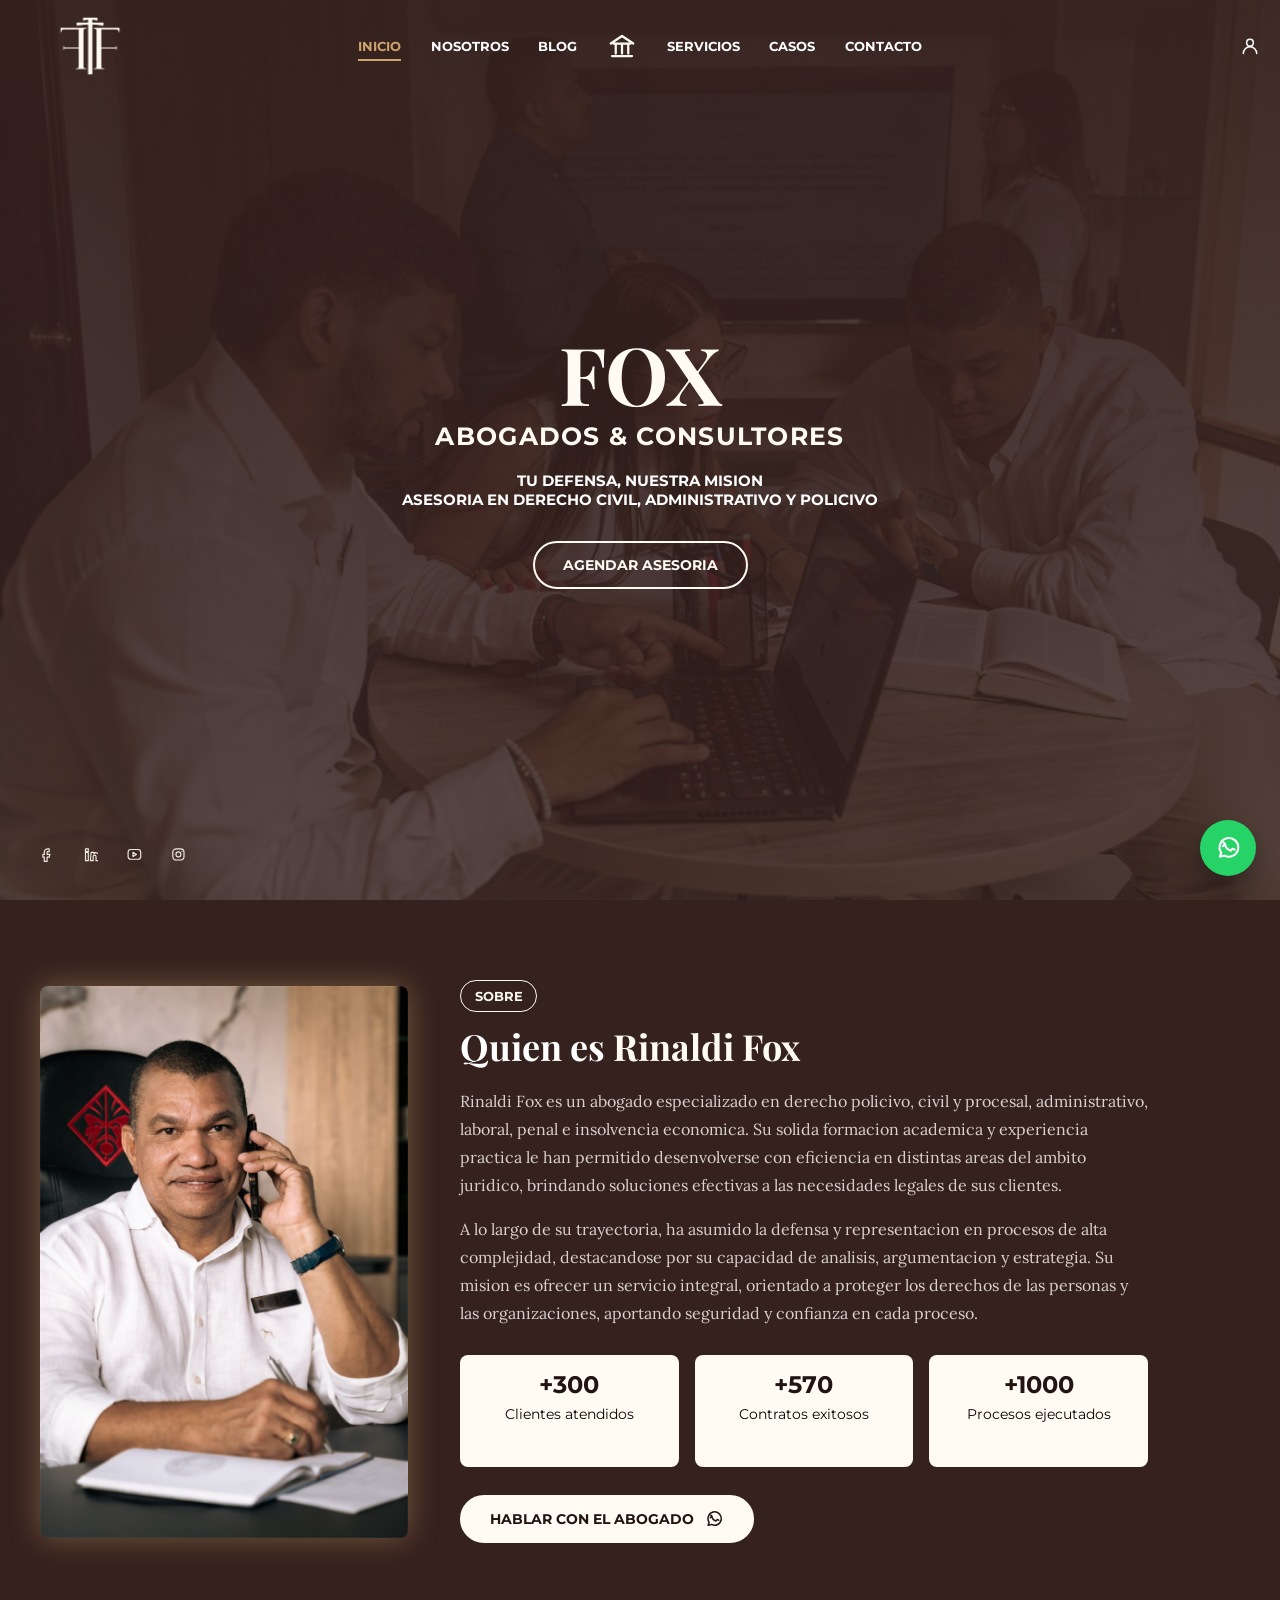
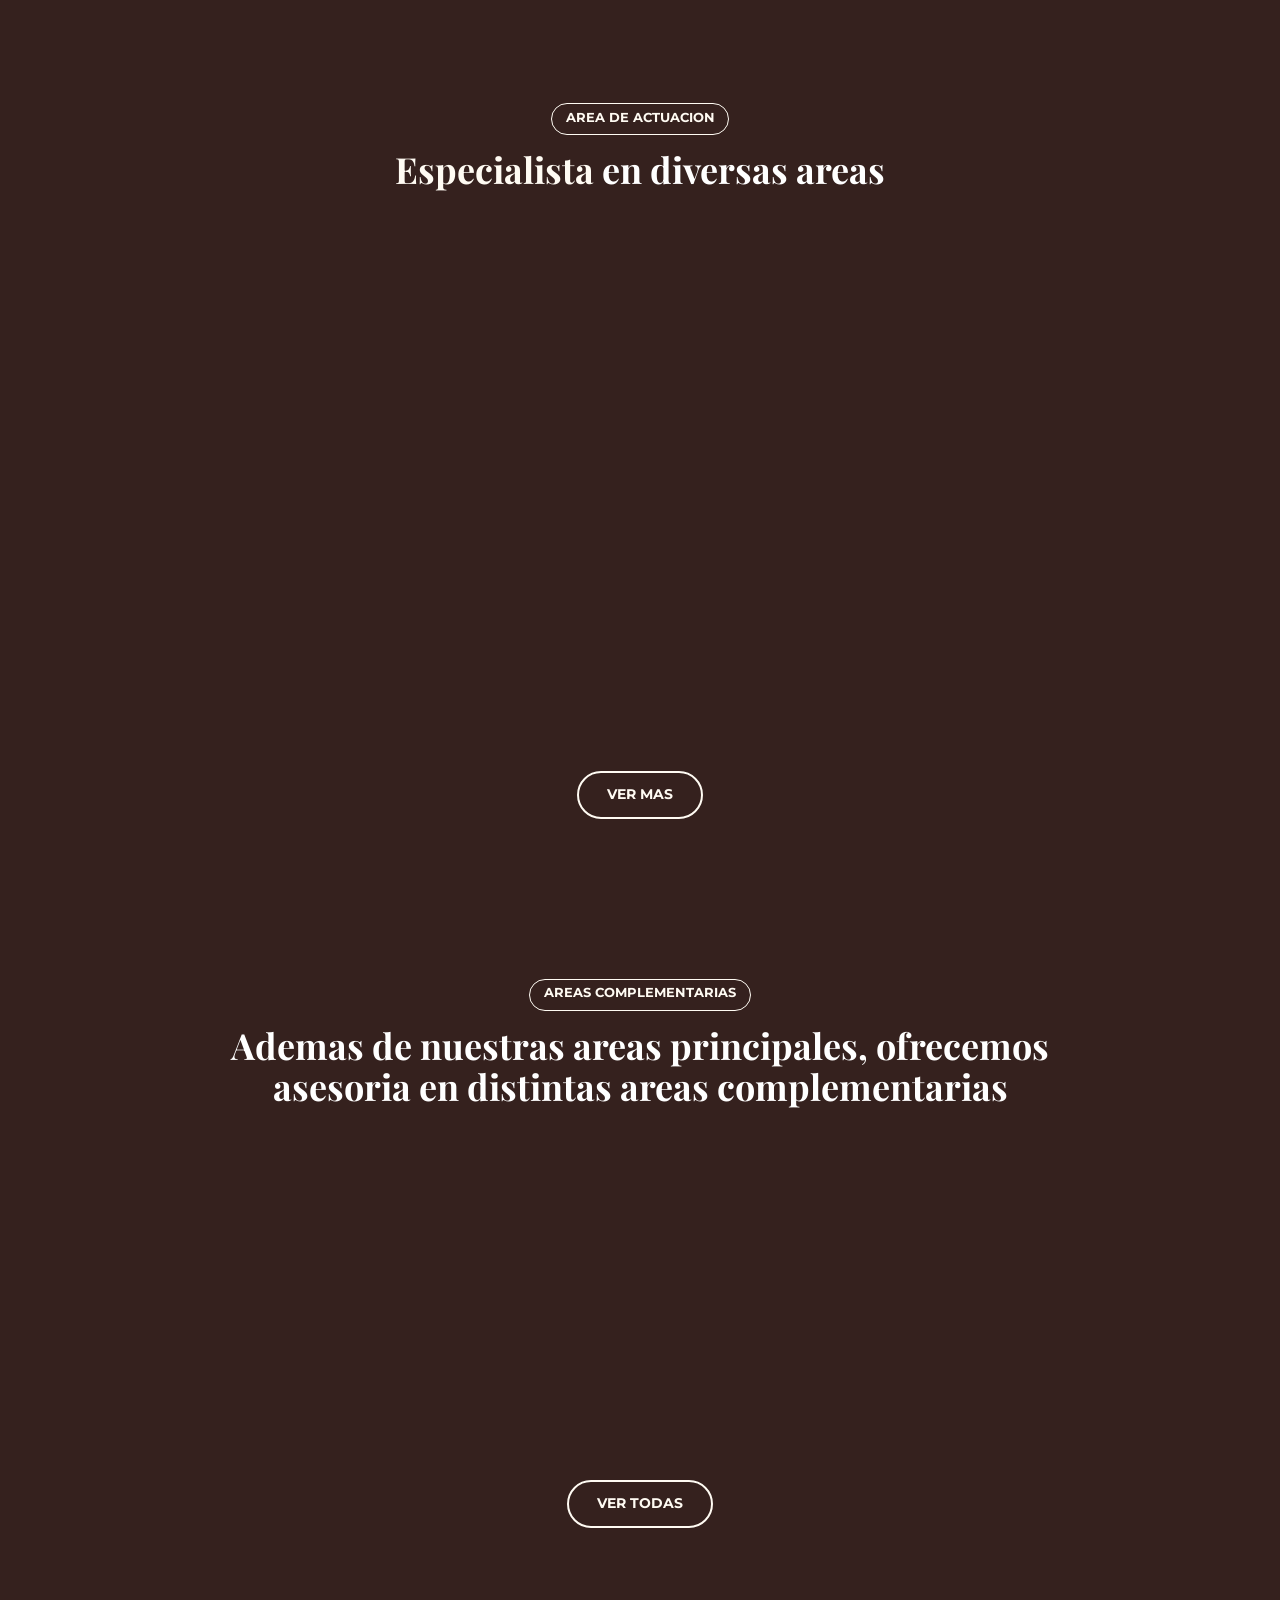
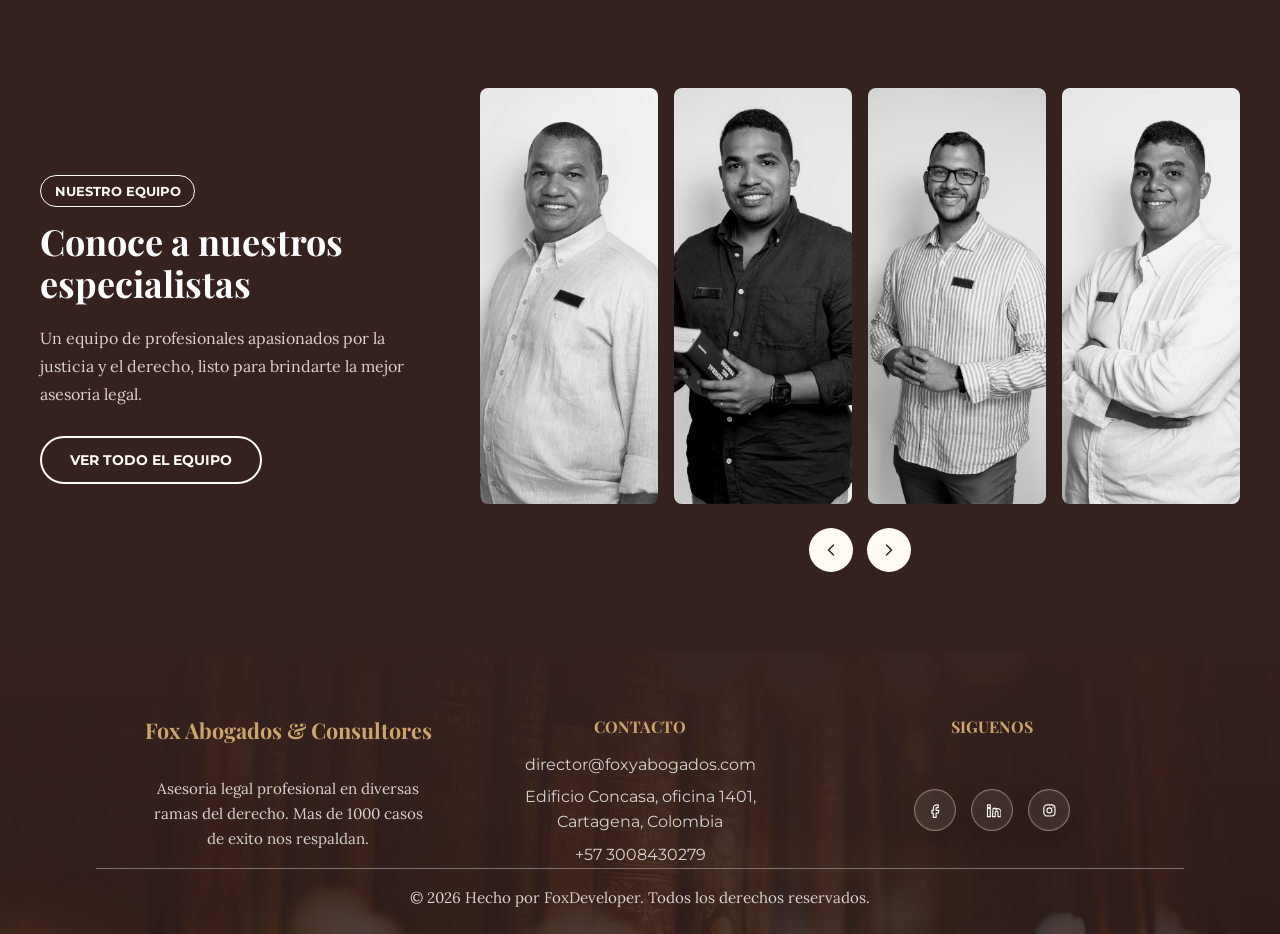
<file: index.html>
<!DOCTYPE html>
<html lang="es">
<head>
  <meta charset="UTF-8">
  <meta name="viewport" content="width=device-width, initial-scale=1.0">
  <title>Fox Abogados & Consultores | Asesoria legal en Cartagena</title>
  <meta name="description" content="Fox Abogados & Consultores brinda asesoria legal en Cartagena, Colombia, con acompanamiento profesional en derecho policivo, civil, administrativo, laboral, penal e insolvencia economica.">
  <meta property="og:title" content="Fox Abogados & Consultores">
  <meta property="og:description" content="Asesoria legal profesional en diversas ramas del derecho. Agenda tu consulta con Fox Abogados & Consultores.">
  <meta property="og:type" content="website">
  <meta property="og:image" content="assets/img/isotipo-fox-beige.jpg">
  <meta name="twitter:card" content="summary_large_image">
  <meta name="twitter:title" content="Fox Abogados & Consultores">
  <meta name="twitter:description" content="Asesoria legal profesional en Cartagena, Colombia.">
  <link rel="icon" type="image/png" href="assets/img/logo-beige.png">
  <link rel="preconnect" href="https://fonts.googleapis.com">
  <link rel="preconnect" href="https://fonts.gstatic.com" crossorigin>
  <link href="https://fonts.googleapis.com/css2?family=Lora:wght@400;500;700&family=Montserrat:wght@300;400;600;700&family=Playfair+Display:wght@600;700&display=swap" rel="stylesheet">
  <link rel="stylesheet" href="assets/css/main.css">
  <script src="assets/js/main.js" defer></script>
</head>
<body>
  <div class="ScrollProgress" aria-hidden="true" data-scroll-progress></div>

  <!-- Iconos reutilizables del home -->
  <svg aria-hidden="true" class="IconSprite" focusable="false">
    <symbol id="icon-menu" viewBox="0 0 24 24">
      <path d="M4 7h16M4 12h16M4 17h16"></path>
    </symbol>
    <symbol id="icon-close" viewBox="0 0 24 24">
      <path d="m6 6 12 12M18 6 6 18"></path>
    </symbol>
    <symbol id="icon-landmark" viewBox="0 0 24 24">
      <path d="m3 10 9-6 9 6M5 10h14M7 10v8M12 10v8M17 10v8M4 20h16"></path>
    </symbol>
    <symbol id="icon-user" viewBox="0 0 24 24">
      <path d="M12 12a4 4 0 1 0 0-8 4 4 0 0 0 0 8ZM4 21a8 8 0 0 1 16 0"></path>
    </symbol>
    <symbol id="icon-whatsapp" viewBox="0 0 24 24">
      <path d="M5 19.5 6.2 16A8 8 0 1 1 9 18.5L5 19.5Z"></path>
      <path d="M9.5 8.5c.2 3 2.1 5 5 5.8l1-1.3c.2-.3.6-.4.9-.2l1.3.7M8.2 7.2l.7 1.4c.2.3.1.7-.2.9l-1.2.9"></path>
    </symbol>
    <symbol id="icon-instagram" viewBox="0 0 24 24">
      <rect x="4" y="4" width="16" height="16" rx="5"></rect>
      <circle cx="12" cy="12" r="3.5"></circle>
      <path d="M17 7.5h.1"></path>
    </symbol>
    <symbol id="icon-facebook" viewBox="0 0 24 24">
      <path d="M14 8h2V4h-2a5 5 0 0 0-5 5v3H7v4h2v6h4v-6h3l1-4h-4V9a1 1 0 0 1 1-1Z"></path>
    </symbol>
    <symbol id="icon-linkedin" viewBox="0 0 24 24">
      <path d="M5 9h4v12H5zM5 4h4v4H5zM13 9h4v2a4 4 0 0 1 7 3v7h-4v-6a2 2 0 0 0-4 0v6h-4z"></path>
    </symbol>
    <symbol id="icon-youtube" viewBox="0 0 24 24">
      <path d="M3 9a4 4 0 0 1 4-4h10a4 4 0 0 1 4 4v6a4 4 0 0 1-4 4H7a4 4 0 0 1-4-4Z"></path>
      <path d="m10 9 5 3-5 3Z"></path>
    </symbol>
    <symbol id="icon-shield" viewBox="0 0 24 24">
      <path d="M12 3 5 6v5c0 5 3 8 7 10 4-2 7-5 7-10V6Z"></path>
      <path d="M12 9v4"></path>
      <path d="M12 16h.1"></path>
    </symbol>
    <symbol id="icon-scale" viewBox="0 0 24 24">
      <path d="M12 3v18M5 6h14M6 6l-3 7h6ZM18 6l-3 7h6ZM8 21h8"></path>
    </symbol>
    <symbol id="icon-briefcase" viewBox="0 0 24 24">
      <path d="M9 6V5a2 2 0 0 1 2-2h2a2 2 0 0 1 2 2v1M4 7h16v14H4zM4 12h16"></path>
    </symbol>
    <symbol id="icon-book" viewBox="0 0 24 24">
      <path d="M5 4h9a3 3 0 0 1 3 3v17a3 3 0 0 0-3-3H5z"></path>
      <path d="M17 7h2v16"></path>
    </symbol>
    <symbol id="icon-gavel" viewBox="0 0 24 24">
      <path d="m14 4 6 6M5 13l6 6M12 6l6 6-7 7-6-6Z"></path>
      <path d="M3 21h9"></path>
    </symbol>
    <symbol id="icon-chevron-left" viewBox="0 0 24 24">
      <path d="m15 18-6-6 6-6"></path>
    </symbol>
    <symbol id="icon-chevron-right" viewBox="0 0 24 24">
      <path d="m9 18 6-6-6-6"></path>
    </symbol>
    <symbol id="icon-arrow-up" viewBox="0 0 24 24">
      <path d="m12 19V5M6 11l6-6 6 6"></path>
    </symbol>
  </svg>

  <!-- Header fijo con navegacion principal -->
  <header class="SiteHeader" data-site-header>
    <a class="SiteHeader-logo" href="index.html" title="Ir al inicio de Fox Abogados & Consultores" aria-label="Fox Abogados & Consultores">
      <img src="assets/img/logo-beige.png" alt="Isotipo de Fox Abogados & Consultores">
    </a>

    <button class="SiteHeader-toggle" type="button" title="Abrir menu principal" aria-controls="site-navigation" aria-expanded="false" data-menu-toggle>
      <svg class="Icon Icon--menu" aria-hidden="true"><use href="#icon-menu"></use></svg>
      <svg class="Icon Icon--close" aria-hidden="true"><use href="#icon-close"></use></svg>
    </button>

    <nav class="SiteHeader-nav" id="site-navigation" aria-label="Navegacion principal" data-site-nav>
      <ul class="SiteHeader-list">
        <li class="SiteHeader-item"><a class="SiteHeader-link is-active" href="index.html" title="Ver inicio">Inicio</a></li>
        <li class="SiteHeader-item"><a class="SiteHeader-link" href="nosotros.html" title="Ver nosotros">Nosotros</a></li>
        <li class="SiteHeader-item"><a class="SiteHeader-link" href="blog.html" title="Ver blog">Blog</a></li>
        <li class="SiteHeader-item SiteHeader-item--mark" aria-hidden="true"><svg class="Icon"><use href="#icon-landmark"></use></svg></li>
        <li class="SiteHeader-item"><a class="SiteHeader-link" href="servicios.html" title="Ver servicios">Servicios</a></li>
        <li class="SiteHeader-item"><a class="SiteHeader-link" href="casos.html" title="Ver casos">Casos</a></li>
        <li class="SiteHeader-item"><a class="SiteHeader-link" href="contacto.html" title="Ver contacto">Contacto</a></li>
      </ul>
    </nav>

    <a class="SiteHeader-user" href="contacto.html#formulario-contacto" title="Solicitar asesoria" aria-label="Solicitar asesoria">
      <svg class="Icon" aria-hidden="true"><use href="#icon-user"></use></svg>
    </a>
  </header>

  <main>
    <!-- Hero principal del home -->
    <section class="Hero" id="inicio" aria-labelledby="hero-title">
      <div class="Hero-content">
        <h1 class="Hero-title" id="hero-title">Fox</h1>
        <p class="Hero-subtitle">Abogados & Consultores</p>
        <p class="Hero-lead">Tu defensa, nuestra mision<br>Asesoria en derecho civil, administrativo y policivo</p>
        <a class="Button Button--outline" href="https://wa.me/573008430279" title="Agendar asesoria por WhatsApp" data-advice-whatsapp="Hola, quiero agendar una asesoria legal con Fox Abogados & Consultores.">Agendar asesoria</a>
      </div>

      <aside class="Hero-social" aria-label="Redes sociales">
        <a class="SocialLink" href="https://www.facebook.com/" title="Facebook de Fox Abogados" target="_blank" rel="noreferrer">
          <svg class="Icon" aria-hidden="true"><use href="#icon-facebook"></use></svg>
        </a>
        <a class="SocialLink" href="https://www.linkedin.com/" title="LinkedIn de Fox Abogados" target="_blank" rel="noreferrer">
          <svg class="Icon" aria-hidden="true"><use href="#icon-linkedin"></use></svg>
        </a>
        <a class="SocialLink" href="https://www.youtube.com/" title="YouTube de Fox Abogados" target="_blank" rel="noreferrer">
          <svg class="Icon" aria-hidden="true"><use href="#icon-youtube"></use></svg>
        </a>
        <a class="SocialLink" href="https://www.instagram.com/fox_abogados/" title="Instagram de Fox Abogados" target="_blank" rel="noreferrer">
          <svg class="Icon" aria-hidden="true"><use href="#icon-instagram"></use></svg>
        </a>
      </aside>
    </section>

    <!-- Presentacion del abogado principal -->
    <section class="AboutLawyer Section" aria-labelledby="about-title">
      <div class="Section-inner AboutLawyer-inner">
        <figure class="AboutLawyer-media">
          <picture>
            <source srcset="assets/img/rinaldi-about.jpg" media="(min-width: 48rem)">
            <img src="assets/img/rinaldi-about.jpg" alt="Retrato profesional de Rinaldi Fox">
          </picture>
        </figure>

        <div class="AboutLawyer-content">
          <span class="Eyebrow">Sobre</span>
          <h2 class="Section-title" id="about-title">Quien es <span>Rinaldi Fox</span></h2>
          <p>Rinaldi Fox es un abogado especializado en derecho policivo, civil y procesal, administrativo, laboral, penal e insolvencia economica. Su solida formacion academica y experiencia practica le han permitido desenvolverse con eficiencia en distintas areas del ambito juridico, brindando soluciones efectivas a las necesidades legales de sus clientes.</p>
          <p>A lo largo de su trayectoria, ha asumido la defensa y representacion en procesos de alta complejidad, destacandose por su capacidad de analisis, argumentacion y estrategia. Su mision es ofrecer un servicio integral, orientado a proteger los derechos de las personas y las organizaciones, aportando seguridad y confianza en cada proceso.</p>

          <ul class="StatsList" aria-label="Indicadores de experiencia">
            <li class="StatsList-item">
              <strong class="StatsList-number" data-counter="300">+300</strong>
              <span class="StatsList-label">Clientes atendidos</span>
            </li>
            <li class="StatsList-item">
              <strong class="StatsList-number" data-counter="570">+570</strong>
              <span class="StatsList-label">Contratos exitosos</span>
            </li>
            <li class="StatsList-item">
              <strong class="StatsList-number" data-counter="1000">+1000</strong>
              <span class="StatsList-label">Procesos ejecutados</span>
            </li>
          </ul>

          <a class="Button Button--cream" href="https://wa.me/573008430279" title="Hablar con el abogado por WhatsApp" data-advice-whatsapp="Hola, quiero hablar con un abogado de Fox Abogados & Consultores sobre mi caso.">
            Hablar con el abogado
            <svg class="Icon" aria-hidden="true"><use href="#icon-whatsapp"></use></svg>
          </a>
        </div>
      </div>
    </section>

    <!-- Areas juridicas principales -->
    <section class="PracticeAreas Section" aria-labelledby="areas-title">
      <div class="Section-inner">
        <span class="Eyebrow Eyebrow--center">Area de actuacion</span>
        <h2 class="Section-title Section-title--center" id="areas-title"><span>Especialista</span> en diversas areas</h2>

        <ul class="PracticeAreas-list">
          <li class="PracticeAreas-card RevealItem">
            <span class="PracticeAreas-icon"><svg class="Icon" aria-hidden="true"><use href="#icon-shield"></use></svg></span>
            <h3>Derecho policivo</h3>
            <p>Orientacion en procedimientos policiales, protegiendo los derechos del cliente en cada etapa.</p>
          </li>
          <li class="PracticeAreas-card RevealItem">
            <span class="PracticeAreas-icon"><svg class="Icon" aria-hidden="true"><use href="#icon-scale"></use></svg></span>
            <h3>Insolvencia economica</h3>
            <p>Acompanamiento para reorganizar obligaciones y construir alternativas juridicas viables.</p>
          </li>
          <li class="PracticeAreas-card RevealItem">
            <span class="PracticeAreas-icon"><svg class="Icon" aria-hidden="true"><use href="#icon-book"></use></svg></span>
            <h3>Derecho civil y procesal</h3>
            <p>Asistencia juridica en conflictos civiles, contratos, reclamaciones y procesos judiciales.</p>
          </li>
          <li class="PracticeAreas-card RevealItem">
            <span class="PracticeAreas-icon"><svg class="Icon" aria-hidden="true"><use href="#icon-gavel"></use></svg></span>
            <h3>Derecho administrativo</h3>
            <p>Defensa y asesoria frente a entidades publicas, recursos y actuaciones administrativas.</p>
          </li>
          <li class="PracticeAreas-card RevealItem">
            <span class="PracticeAreas-icon"><svg class="Icon" aria-hidden="true"><use href="#icon-briefcase"></use></svg></span>
            <h3>Derecho laboral</h3>
            <p>Asesoria para trabajadores y empresas en relaciones laborales, contratos y controversias.</p>
          </li>
          <li class="PracticeAreas-card RevealItem">
            <span class="PracticeAreas-icon"><svg class="Icon" aria-hidden="true"><use href="#icon-landmark"></use></svg></span>
            <h3>Derecho penal</h3>
            <p>Estrategia y representacion en procesos penales con analisis riguroso del caso.</p>
          </li>
        </ul>

        <a class="Button Button--outline PracticeAreas-action" href="servicios.html" title="Ver mas servicios">Ver mas</a>
      </div>
    </section>

    <!-- Areas complementarias de consultoria -->
    <section class="ComplementaryAreas Section" aria-labelledby="complementary-title">
      <div class="Section-inner">
        <span class="Eyebrow Eyebrow--center">Areas complementarias</span>
        <h2 class="Section-title Section-title--center" id="complementary-title">Ademas de nuestras areas principales, ofrecemos asesoria en distintas areas complementarias</h2>

        <ul class="ComplementaryAreas-grid">
          <li class="ComplementaryAreas-card RevealItem" data-reveal-delay="0"><span>Ingenieria de software</span></li>
          <li class="ComplementaryAreas-card RevealItem" data-reveal-delay="80"><span>Contaduria</span></li>
          <li class="ComplementaryAreas-card RevealItem" data-reveal-delay="160"><span>Comunicacion social</span></li>
          <li class="ComplementaryAreas-card RevealItem" data-reveal-delay="240"><span>Marketing digital</span></li>
          <li class="ComplementaryAreas-card RevealItem" data-reveal-delay="320"><span>Salud y seguridad en el trabajo</span></li>
          <li class="ComplementaryAreas-card RevealItem" data-reveal-delay="400"><span>Recursos humanos</span></li>
        </ul>

        <a class="Button Button--outline ComplementaryAreas-action" href="servicios.html" title="Ver todas las areas">Ver todas</a>
      </div>
    </section>

    <!-- Carrusel del equipo profesional -->
    <section class="TeamShowcase Section" aria-labelledby="team-title">
      <div class="Section-inner TeamShowcase-inner">
        <div class="TeamShowcase-intro">
          <span class="Eyebrow">Nuestro equipo</span>
          <h2 class="Section-title" id="team-title">Conoce a nuestros especialistas</h2>
          <p>Un equipo de profesionales apasionados por la justicia y el derecho, listo para brindarte la mejor asesoria legal.</p>
          <a class="Button Button--outline" href="nosotros.html" title="Ver todo el equipo">Ver todo el equipo</a>
        </div>

        <div class="TeamCarousel" data-carousel>
          <ul class="TeamCarousel-track" tabindex="0" aria-label="Carrusel de especialistas" data-carousel-track>
            <li class="TeamCarousel-card">
              <picture><source srcset="assets/img/rinaldi-card.jpg" media="(min-width: 48rem)"><img src="assets/img/rinaldi-card.jpg" alt="Rinaldi Fox"></picture>
              <div class="TeamCarousel-meta"><h3>Rinaldi Fox</h3><p>CEO</p></div>
            </li>
            <li class="TeamCarousel-card">
              <picture><source srcset="assets/img/brandon-card.jpg" media="(min-width: 48rem)"><img src="assets/img/brandon-card.jpg" alt="Brandon Fox"></picture>
              <div class="TeamCarousel-meta"><h3>Brandon Fox</h3><p>Derecho administrativo</p></div>
            </li>
            <li class="TeamCarousel-card">
              <picture><source srcset="assets/img/boris-batista.jpg" media="(min-width: 48rem)"><img src="assets/img/boris-batista.jpg" alt="Boris Batista"></picture>
              <div class="TeamCarousel-meta"><h3>Boris Batista</h3><p>Derecho penal</p></div>
            </li>
            <li class="TeamCarousel-card">
              <picture><source srcset="assets/img/edward-card.jpg" media="(min-width: 48rem)"><img src="assets/img/edward-card.jpg" alt="Edward Fox"></picture>
              <div class="TeamCarousel-meta"><h3>Edward Fox</h3><p>Ingeniero de sistemas</p></div>
            </li>
            <li class="TeamCarousel-card">
              <picture><source srcset="assets/img/sebastian-card.jpg" media="(min-width: 48rem)"><img src="assets/img/sebastian-card.jpg" alt="Sebastian Fox"></picture>
              <div class="TeamCarousel-meta"><h3>Sebastian Fox</h3><p>Desarrollador FrontEnd</p></div>
            </li>
            <li class="TeamCarousel-card">
              <picture><source srcset="assets/img/angie-del-castillo.jpg" media="(min-width: 48rem)"><img src="assets/img/angie-del-castillo.jpg" alt="Angie del Castillo"></picture>
              <div class="TeamCarousel-meta"><h3>Angie del Castillo</h3><p>Abogada</p></div>
            </li>
          </ul>

          <div class="TeamCarousel-controls" aria-label="Controles del carrusel">
            <button class="IconButton" type="button" title="Ver especialistas anteriores" aria-label="Ver especialistas anteriores" data-carousel-action="previous">
              <svg class="Icon" aria-hidden="true"><use href="#icon-chevron-left"></use></svg>
            </button>
            <button class="IconButton" type="button" title="Ver especialistas siguientes" aria-label="Ver especialistas siguientes" data-carousel-action="next">
              <svg class="Icon" aria-hidden="true"><use href="#icon-chevron-right"></use></svg>
            </button>
          </div>
        </div>
      </div>
    </section>
  </main>

  <!-- Footer de contacto y redes -->
  <footer class="SiteFooter" id="contacto">
    <div class="Section-inner SiteFooter-inner">
      <section class="SiteFooter-column" aria-labelledby="footer-brand">
        <h2 class="SiteFooter-title" id="footer-brand">Fox Abogados & Consultores</h2>
        <p>Asesoria legal profesional en diversas ramas del derecho. Mas de 1000 casos de exito nos respaldan.</p>
      </section>

      <section class="SiteFooter-column" aria-labelledby="footer-contact">
        <h2 class="SiteFooter-heading" id="footer-contact">Contacto</h2>
        <address class="SiteFooter-address">
          <a href="mailto:director@foxyabogados.com" title="Enviar correo a Fox Abogados">director@foxyabogados.com</a>
          <span>Edificio Concasa, oficina 1401, Cartagena, Colombia</span>
          <a href="tel:+573008430279" title="Llamar a Fox Abogados">+57 3008430279</a>
        </address>
      </section>

      <section class="SiteFooter-column" aria-labelledby="footer-social">
        <h2 class="SiteFooter-heading" id="footer-social">Siguenos</h2>
        <div class="SiteFooter-social">
          <a class="SocialLink SocialLink--footer" href="https://www.facebook.com/" title="Facebook de Fox Abogados" target="_blank" rel="noreferrer" data-magnetic-link><svg class="Icon" aria-hidden="true"><use href="#icon-facebook"></use></svg></a>
          <a class="SocialLink SocialLink--footer" href="https://www.linkedin.com/" title="LinkedIn de Fox Abogados" target="_blank" rel="noreferrer" data-magnetic-link><svg class="Icon" aria-hidden="true"><use href="#icon-linkedin"></use></svg></a>
          <a class="SocialLink SocialLink--footer" href="https://www.instagram.com/fox_abogados/" title="Instagram de Fox Abogados" target="_blank" rel="noreferrer" data-magnetic-link><svg class="Icon" aria-hidden="true"><use href="#icon-instagram"></use></svg></a>
        </div>
      </section>
    </div>

    <p class="SiteFooter-copy">&copy; 2026 Hecho por FoxDeveloper. Todos los derechos reservados.</p>
  </footer>

  <button class="BackTop" type="button" title="Volver al inicio" aria-label="Volver al inicio" data-back-top>
    <svg class="Icon" aria-hidden="true"><use href="#icon-arrow-up"></use></svg>
  </button>

  <a class="WhatsAppButton" href="https://wa.me/573008430279" title="Escribir a Fox Abogados por WhatsApp" target="_blank" rel="noreferrer" aria-label="Escribir por WhatsApp">
    <svg class="Icon" aria-hidden="true"><use href="#icon-whatsapp"></use></svg>
  </a>
</body>
</html>
</file>
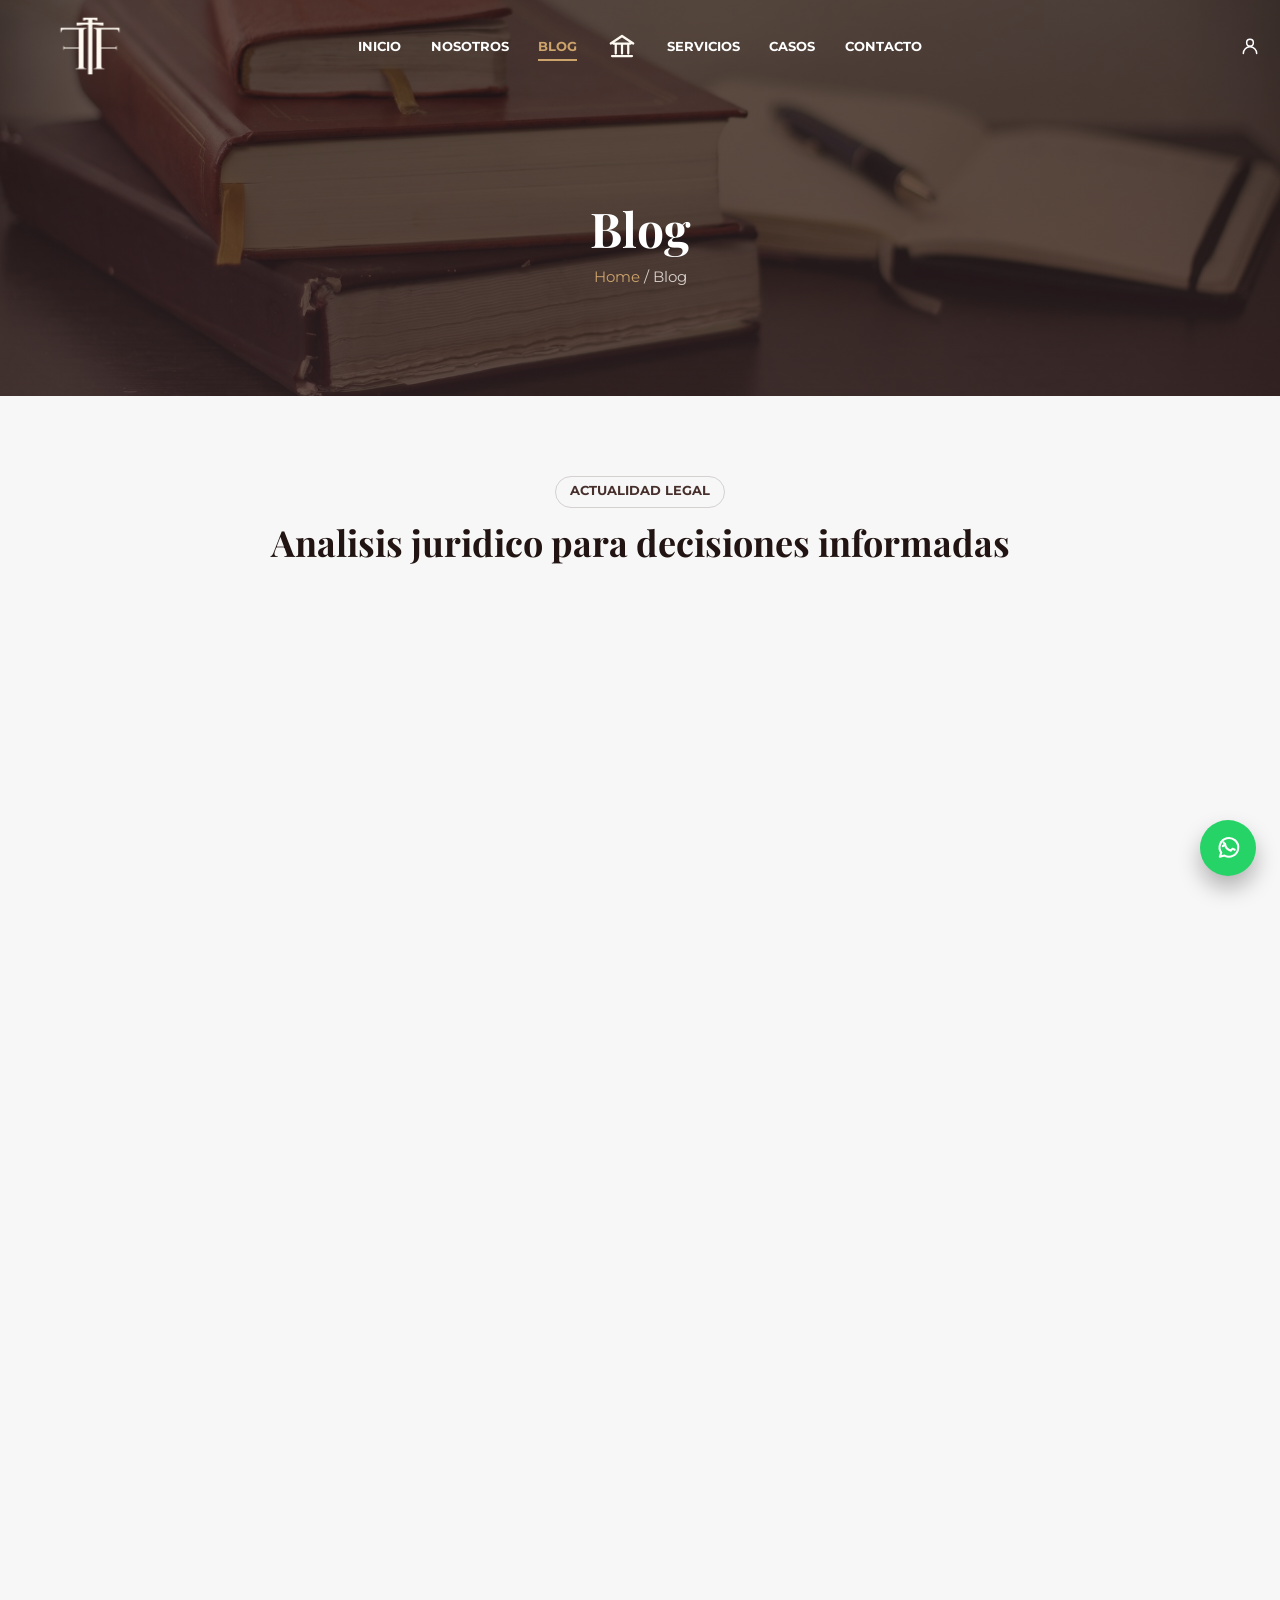
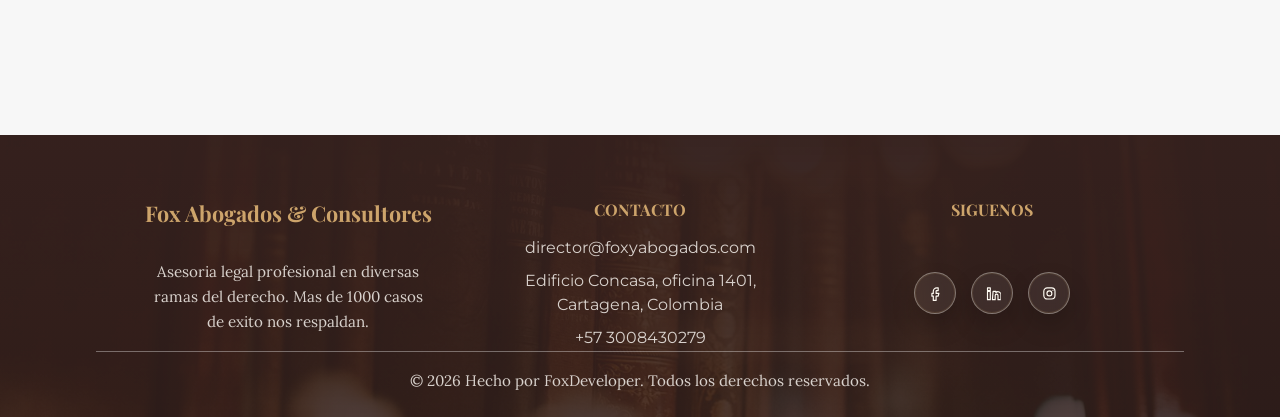
<file: blog.html>
<!DOCTYPE html>
<html lang="es">
<head>
  <meta charset="UTF-8">
  <meta name="viewport" content="width=device-width, initial-scale=1.0">
  <title>Blog | Fox Abogados & Consultores</title>
  <meta name="description" content="Blog juridico de Fox Abogados & Consultores con actualidad regulatoria, jurisprudencia, derecho laboral, consumo, compliance y tecnologia financiera.">
  <meta property="og:title" content="Blog | Fox Abogados & Consultores">
  <meta property="og:description" content="Actualidad legal y analisis profesional de Fox Abogados & Consultores.">
  <meta property="og:type" content="website">
  <meta property="og:image" content="assets/img/page-hero-blog.jpg">
  <meta name="twitter:card" content="summary_large_image">
  <meta name="twitter:title" content="Blog | Fox Abogados & Consultores">
  <meta name="twitter:description" content="Publicaciones juridicas, regulatorias y empresariales.">
  <link rel="icon" type="image/png" href="assets/img/logo-beige.png">
  <link rel="preconnect" href="https://fonts.googleapis.com">
  <link rel="preconnect" href="https://fonts.gstatic.com" crossorigin>
  <link href="https://fonts.googleapis.com/css2?family=Lora:wght@400;500;700&family=Montserrat:wght@300;400;600;700&family=Playfair+Display:wght@600;700&display=swap" rel="stylesheet">
  <link rel="stylesheet" href="assets/css/main.css">
  <script src="assets/js/main.js" defer></script>
</head>
<body>
  <div class="ScrollProgress" aria-hidden="true" data-scroll-progress></div>

  <svg aria-hidden="true" class="IconSprite" focusable="false">
    <symbol id="icon-menu" viewBox="0 0 24 24"><path d="M4 7h16M4 12h16M4 17h16"></path></symbol>
    <symbol id="icon-close" viewBox="0 0 24 24"><path d="m6 6 12 12M18 6 6 18"></path></symbol>
    <symbol id="icon-landmark" viewBox="0 0 24 24"><path d="m3 10 9-6 9 6M5 10h14M7 10v8M12 10v8M17 10v8M4 20h16"></path></symbol>
    <symbol id="icon-user" viewBox="0 0 24 24"><path d="M12 12a4 4 0 1 0 0-8 4 4 0 0 0 0 8ZM4 21a8 8 0 0 1 16 0"></path></symbol>
    <symbol id="icon-whatsapp" viewBox="0 0 24 24"><path d="M5 19.5 6.2 16A8 8 0 1 1 9 18.5L5 19.5Z"></path><path d="M9.5 8.5c.2 3 2.1 5 5 5.8l1-1.3c.2-.3.6-.4.9-.2l1.3.7M8.2 7.2l.7 1.4c.2.3.1.7-.2.9l-1.2.9"></path></symbol>
    <symbol id="icon-instagram" viewBox="0 0 24 24"><rect x="4" y="4" width="16" height="16" rx="5"></rect><circle cx="12" cy="12" r="3.5"></circle><path d="M17 7.5h.1"></path></symbol>
    <symbol id="icon-facebook" viewBox="0 0 24 24"><path d="M14 8h2V4h-2a5 5 0 0 0-5 5v3H7v4h2v6h4v-6h3l1-4h-4V9a1 1 0 0 1 1-1Z"></path></symbol>
    <symbol id="icon-linkedin" viewBox="0 0 24 24"><path d="M5 9h4v12H5zM5 4h4v4H5zM13 9h4v2a4 4 0 0 1 7 3v7h-4v-6a2 2 0 0 0-4 0v6h-4z"></path></symbol>
    <symbol id="icon-tag" viewBox="0 0 24 24"><path d="M4 12V5h7l9 9-7 7Z"></path><path d="M8 8h.1"></path></symbol>
    <symbol id="icon-calendar" viewBox="0 0 24 24"><path d="M5 4h14v17H5zM8 2v4M16 2v4M5 9h14"></path></symbol>
    <symbol id="icon-arrow-up" viewBox="0 0 24 24"><path d="m12 19V5M6 11l6-6 6 6"></path></symbol>
  </svg>

  <header class="SiteHeader" data-site-header>
    <a class="SiteHeader-logo" href="index.html" title="Ir al inicio de Fox Abogados & Consultores" aria-label="Fox Abogados & Consultores">
      <img src="assets/img/logo-beige.png" alt="Isotipo de Fox Abogados & Consultores">
    </a>

    <button class="SiteHeader-toggle" type="button" title="Abrir menu principal" aria-controls="site-navigation" aria-expanded="false" data-menu-toggle>
      <svg class="Icon Icon--menu" aria-hidden="true"><use href="#icon-menu"></use></svg>
      <svg class="Icon Icon--close" aria-hidden="true"><use href="#icon-close"></use></svg>
    </button>

    <nav class="SiteHeader-nav" id="site-navigation" aria-label="Navegacion principal" data-site-nav>
      <ul class="SiteHeader-list">
        <li class="SiteHeader-item"><a class="SiteHeader-link" href="index.html" title="Ver inicio">Inicio</a></li>
        <li class="SiteHeader-item"><a class="SiteHeader-link" href="nosotros.html" title="Ver nosotros">Nosotros</a></li>
        <li class="SiteHeader-item"><a class="SiteHeader-link is-active" href="blog.html" title="Ver blog">Blog</a></li>
        <li class="SiteHeader-item SiteHeader-item--mark" aria-hidden="true"><svg class="Icon"><use href="#icon-landmark"></use></svg></li>
        <li class="SiteHeader-item"><a class="SiteHeader-link" href="servicios.html" title="Ver servicios">Servicios</a></li>
        <li class="SiteHeader-item"><a class="SiteHeader-link" href="casos.html" title="Ver casos">Casos</a></li>
        <li class="SiteHeader-item"><a class="SiteHeader-link" href="contacto.html" title="Ver contacto">Contacto</a></li>
      </ul>
    </nav>

    <a class="SiteHeader-user" href="contacto.html#formulario-contacto" title="Solicitar asesoria" aria-label="Solicitar asesoria">
      <svg class="Icon" aria-hidden="true"><use href="#icon-user"></use></svg>
    </a>
  </header>

  <main>
    <section class="PageHero PageHero--blog" aria-labelledby="page-title">
      <div class="PageHero-overlay">
        <h1 class="PageHero-title" id="page-title">Blog</h1>
        <p class="PageHero-breadcrumb"><a href="index.html" title="Ir al inicio">Home</a> / Blog</p>
      </div>
    </section>

    <section class="BlogGrid Section" aria-labelledby="blog-title">
      <div class="Section-inner">
        <span class="Eyebrow Eyebrow--center">Actualidad legal</span>
        <h2 class="Section-title Section-title--center" id="blog-title">Analisis juridico para decisiones informadas</h2>

        <div class="BlogGrid-list">
          <article class="BlogCard RevealItem">
            <img src="assets/img/blog-recicladores.jpg" alt="Canecas de reciclaje">
            <time class="BlogCard-date" datetime="2026-11">Noviembre 2026</time>
            <div class="BlogCard-tags">
              <span><svg class="Icon" aria-hidden="true"><use href="#icon-user"></use></svg> Constitucional</span>
              <span><svg class="Icon" aria-hidden="true"><use href="#icon-tag"></use></svg> Acciones Afirmativas</span>
            </div>
            <h3>Corte Constitucional convoca audiencia pública sobre los derechos de los recicladores en Bogotá</h3>
            <p>La audiencia del 13 de noviembre revisará cómo se garantiza la participación de los recicladores de oficio en el nuevo esquema de aseo de la ciudad.</p>
            <button class="BlogCard-link" type="button" data-blog-open="recicladores">Leer más</button>
          </article>

          <article class="BlogCard RevealItem" data-reveal-delay="80">
            <img src="assets/img/blog-lavado.jpg" alt="Billetes, publicación sobre la Ley de Rescate Económico">
            <time class="BlogCard-date" datetime="2026-10">Octubre 2026</time>
            <div class="BlogCard-tags">
              <span><svg class="Icon" aria-hidden="true"><use href="#icon-user"></use></svg> Tributario</span>
              <span><svg class="Icon" aria-hidden="true"><use href="#icon-tag"></use></svg> Proyecto de Ley</span>
            </div>
            <h3>Gobierno radica la Ley de Rescate Económico con cambios en renta, IVA y sanciones</h3>
            <p>El Proyecto de Ley 477 de 2026 combina reforma tributaria y recorte del gasto público, y avanza en el Congreso con mensaje de urgencia.</p>
            <button class="BlogCard-link" type="button" data-blog-open="rescate">Leer más</button>
          </article>

          <article class="BlogCard RevealItem" data-reveal-delay="160">
            <img src="assets/img/blog-contratos.jpg" alt="Firma de documentos, publicación sobre el acuerdo laboral">
            <time class="BlogCard-date" datetime="2026-10">Octubre 2026</time>
            <div class="BlogCard-tags">
              <span><svg class="Icon" aria-hidden="true"><use href="#icon-user"></use></svg> Derecho Laboral</span>
              <span><svg class="Icon" aria-hidden="true"><use href="#icon-tag"></use></svg> Código Procesal del Trabajo</span>
            </div>
            <h3>MinTrabajo y la Corte Suprema firman acuerdo para difundir derechos laborales y el nuevo Código Procesal del Trabajo</h3>
            <p>El memorando, firmado el 14 de octubre, busca facilitar el acceso a la legislación laboral y a las decisiones judiciales durante los próximos cuatro años.</p>
            <button class="BlogCard-link" type="button" data-blog-open="laboral">Leer más</button>
          </article>

          <article class="BlogCard RevealItem">
            <img src="assets/img/blog-reparacion.jpg" alt="Edificio de una alta corte, publicación sobre tutelas contra el presidente">
            <time class="BlogCard-date" datetime="2026-09">Septiembre 2026</time>
            <div class="BlogCard-tags">
              <span><svg class="Icon" aria-hidden="true"><use href="#icon-user"></use></svg> Constitucional</span>
              <span><svg class="Icon" aria-hidden="true"><use href="#icon-tag"></use></svg> Acción de Tutela</span>
            </div>
            <h3>Tutelas contra el presidente vuelven a ser repartidas al Consejo de Estado</h3>
            <p>El Decreto 1446 de 2026 modifica las reglas de reparto: las tutelas contra actuaciones del presidente irán en primera instancia al Consejo de Estado.</p>
            <button class="BlogCard-link" type="button" data-blog-open="tutelas">Leer más</button>
          </article>

          <article class="BlogCard RevealItem" data-reveal-delay="80">
            <img src="assets/img/blog-comercio-exterior.jpg" alt="Buque de contenedores en un puerto">
            <time class="BlogCard-date" datetime="2026-09">Septiembre 2026</time>
            <div class="BlogCard-tags">
              <span><svg class="Icon" aria-hidden="true"><use href="#icon-user"></use></svg> Comercio Exterior</span>
              <span><svg class="Icon" aria-hidden="true"><use href="#icon-tag"></use></svg> Compliance</span>
            </div>
            <h3>Colombia prohíbe importar bienes producidos con trabajo forzoso</h3>
            <p>El Decreto 1444 de 2026 obliga a los importadores a conocer su cadena de suministro: la mercancía señalada puede ser aprehendida y decomisada.</p>
            <button class="BlogCard-link" type="button" data-blog-open="trabajoforzoso">Leer más</button>
          </article>

          <article class="BlogCard RevealItem" data-reveal-delay="160">
            <img src="assets/img/blog-publicidad.jpg" alt="Compra con tarjeta, publicación sobre precios tras el sismo">
            <time class="BlogCard-date" datetime="2026-08">Agosto 2026</time>
            <div class="BlogCard-tags">
              <span><svg class="Icon" aria-hidden="true"><use href="#icon-user"></use></svg> Consumo</span>
              <span><svg class="Icon" aria-hidden="true"><use href="#icon-tag"></use></svg> Protección al Consumidor</span>
            </div>
            <h3>SIC prohíbe alzas injustificadas de precios tras el sismo del 10 de agosto</h3>
            <p>La Circular 003 de 2026 prohíbe aumentos sustanciales en bienes y servicios necesarios para atender la emergencia y cobros por servicios interrumpidos.</p>
            <button class="BlogCard-link" type="button" data-blog-open="sismo">Leer más</button>
          </article>
        </div>
      </div>
    </section>
  </main>

  <dialog class="BlogModal" data-blog-modal aria-labelledby="blog-modal-title">
    <div class="BlogModal-header">
      <div>
        <p class="BlogModal-date" data-blog-date></p>
        <div class="BlogModal-tags" data-blog-tags></div>
        <h2 class="BlogModal-title" id="blog-modal-title" data-blog-title>Publicacion</h2>
      </div>
      <button class="BlogModal-close" type="button" title="Cerrar publicacion" aria-label="Cerrar publicacion" data-blog-close>
        <svg class="Icon" aria-hidden="true"><use href="#icon-close"></use></svg>
      </button>
    </div>
    <div class="BlogModal-body" data-blog-body></div>
    <div class="BlogModal-footer">
      <a class="BlogModal-source" target="_blank" rel="noreferrer" data-blog-source>Ver fuente</a>
    </div>
  </dialog>

  <footer class="SiteFooter" id="contacto">
    <div class="Section-inner SiteFooter-inner">
      <section class="SiteFooter-column" aria-labelledby="footer-brand">
        <h2 class="SiteFooter-title" id="footer-brand">Fox Abogados & Consultores</h2>
        <p>Asesoria legal profesional en diversas ramas del derecho. Mas de 1000 casos de exito nos respaldan.</p>
      </section>

      <section class="SiteFooter-column" aria-labelledby="footer-contact">
        <h2 class="SiteFooter-heading" id="footer-contact">Contacto</h2>
        <address class="SiteFooter-address">
          <a href="mailto:director@foxyabogados.com" title="Enviar correo a Fox Abogados">director@foxyabogados.com</a>
          <span>Edificio Concasa, oficina 1401, Cartagena, Colombia</span>
          <a href="tel:+573008430279" title="Llamar a Fox Abogados">+57 3008430279</a>
        </address>
      </section>

      <section class="SiteFooter-column" aria-labelledby="footer-social">
        <h2 class="SiteFooter-heading" id="footer-social">Siguenos</h2>
        <div class="SiteFooter-social">
          <a class="SocialLink SocialLink--footer" href="https://www.facebook.com/" title="Facebook de Fox Abogados" target="_blank" rel="noreferrer" data-magnetic-link><svg class="Icon" aria-hidden="true"><use href="#icon-facebook"></use></svg></a>
          <a class="SocialLink SocialLink--footer" href="https://www.linkedin.com/" title="LinkedIn de Fox Abogados" target="_blank" rel="noreferrer" data-magnetic-link><svg class="Icon" aria-hidden="true"><use href="#icon-linkedin"></use></svg></a>
          <a class="SocialLink SocialLink--footer" href="https://www.instagram.com/fox_abogados/" title="Instagram de Fox Abogados" target="_blank" rel="noreferrer" data-magnetic-link><svg class="Icon" aria-hidden="true"><use href="#icon-instagram"></use></svg></a>
        </div>
      </section>
    </div>

    <p class="SiteFooter-copy">&copy; 2026 Hecho por FoxDeveloper. Todos los derechos reservados.</p>
  </footer>

  <button class="BackTop" type="button" title="Volver al inicio" aria-label="Volver al inicio" data-back-top>
    <svg class="Icon" aria-hidden="true"><use href="#icon-arrow-up"></use></svg>
  </button>

  <a class="WhatsAppButton" href="https://wa.me/573008430279" title="Escribir a Fox Abogados por WhatsApp" target="_blank" rel="noreferrer" aria-label="Escribir por WhatsApp">
    <svg class="Icon" aria-hidden="true"><use href="#icon-whatsapp"></use></svg>
  </a>
</body>
</html>
</file>
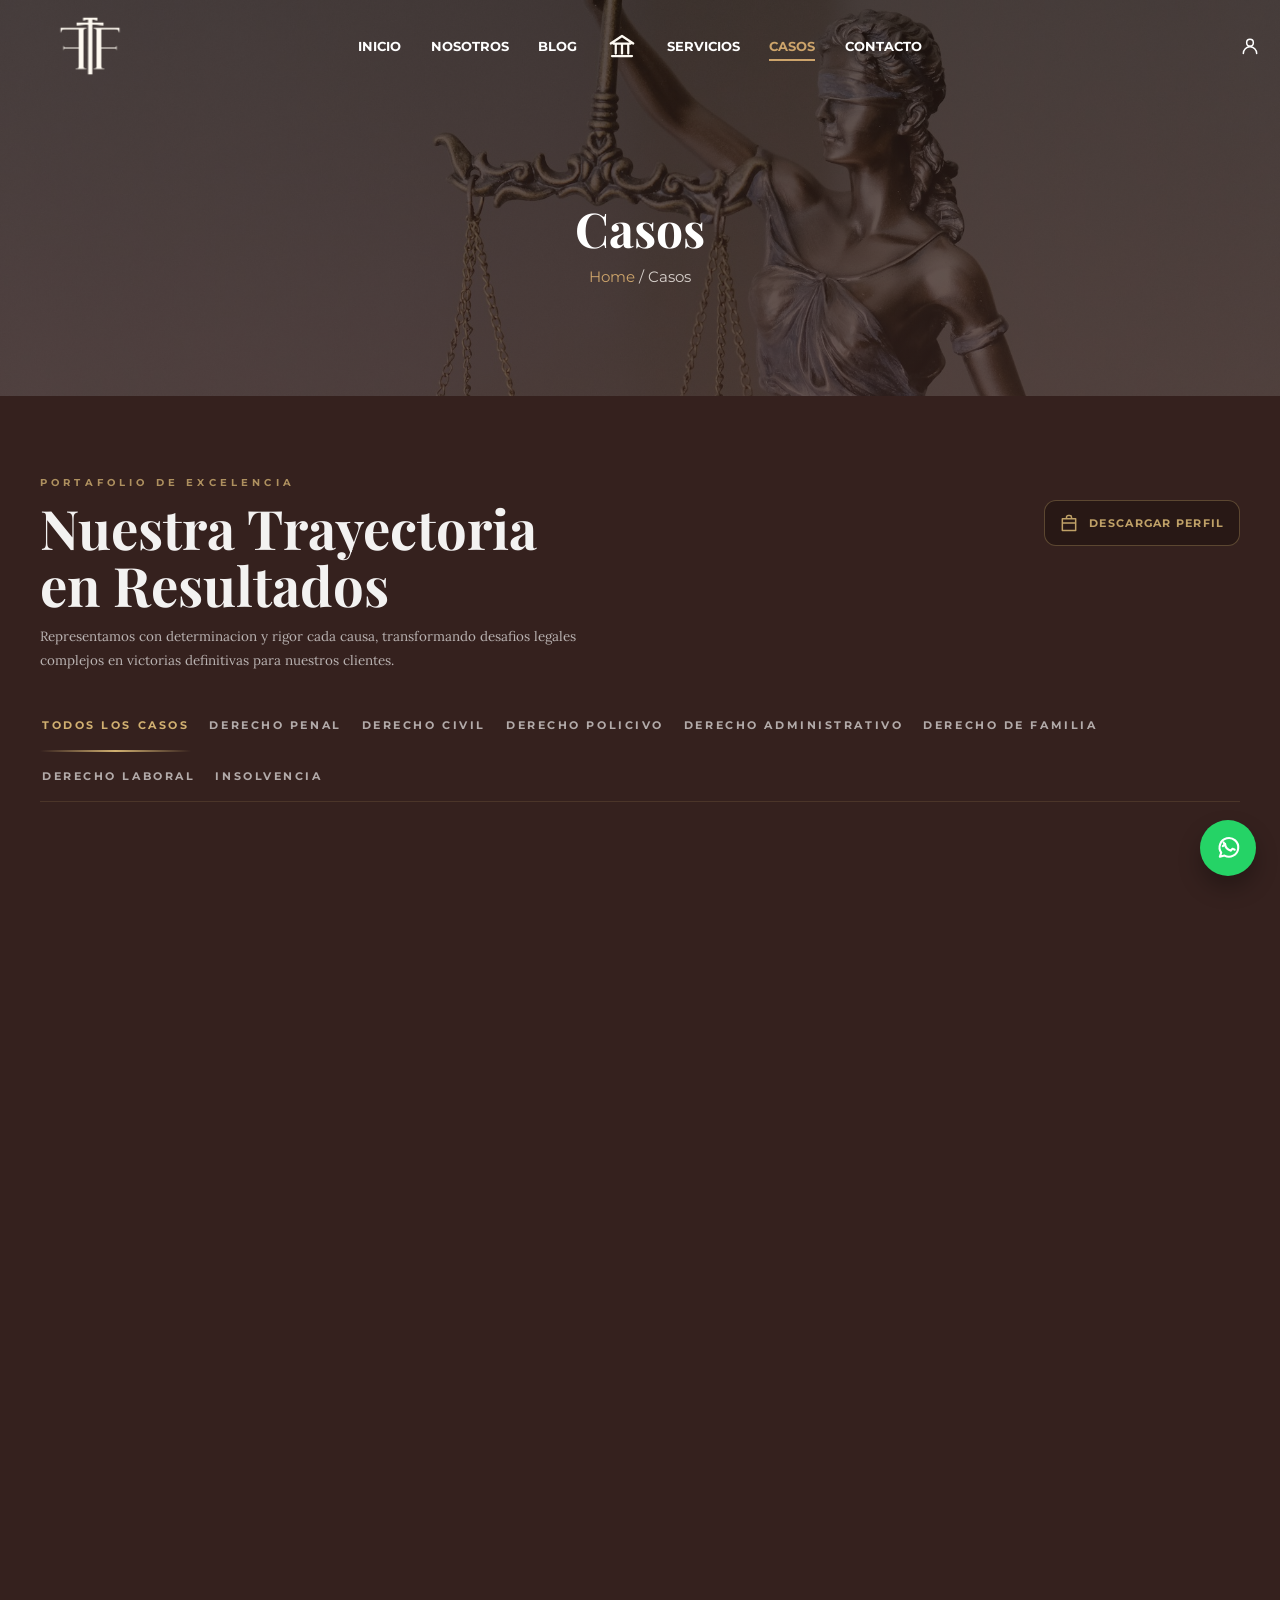
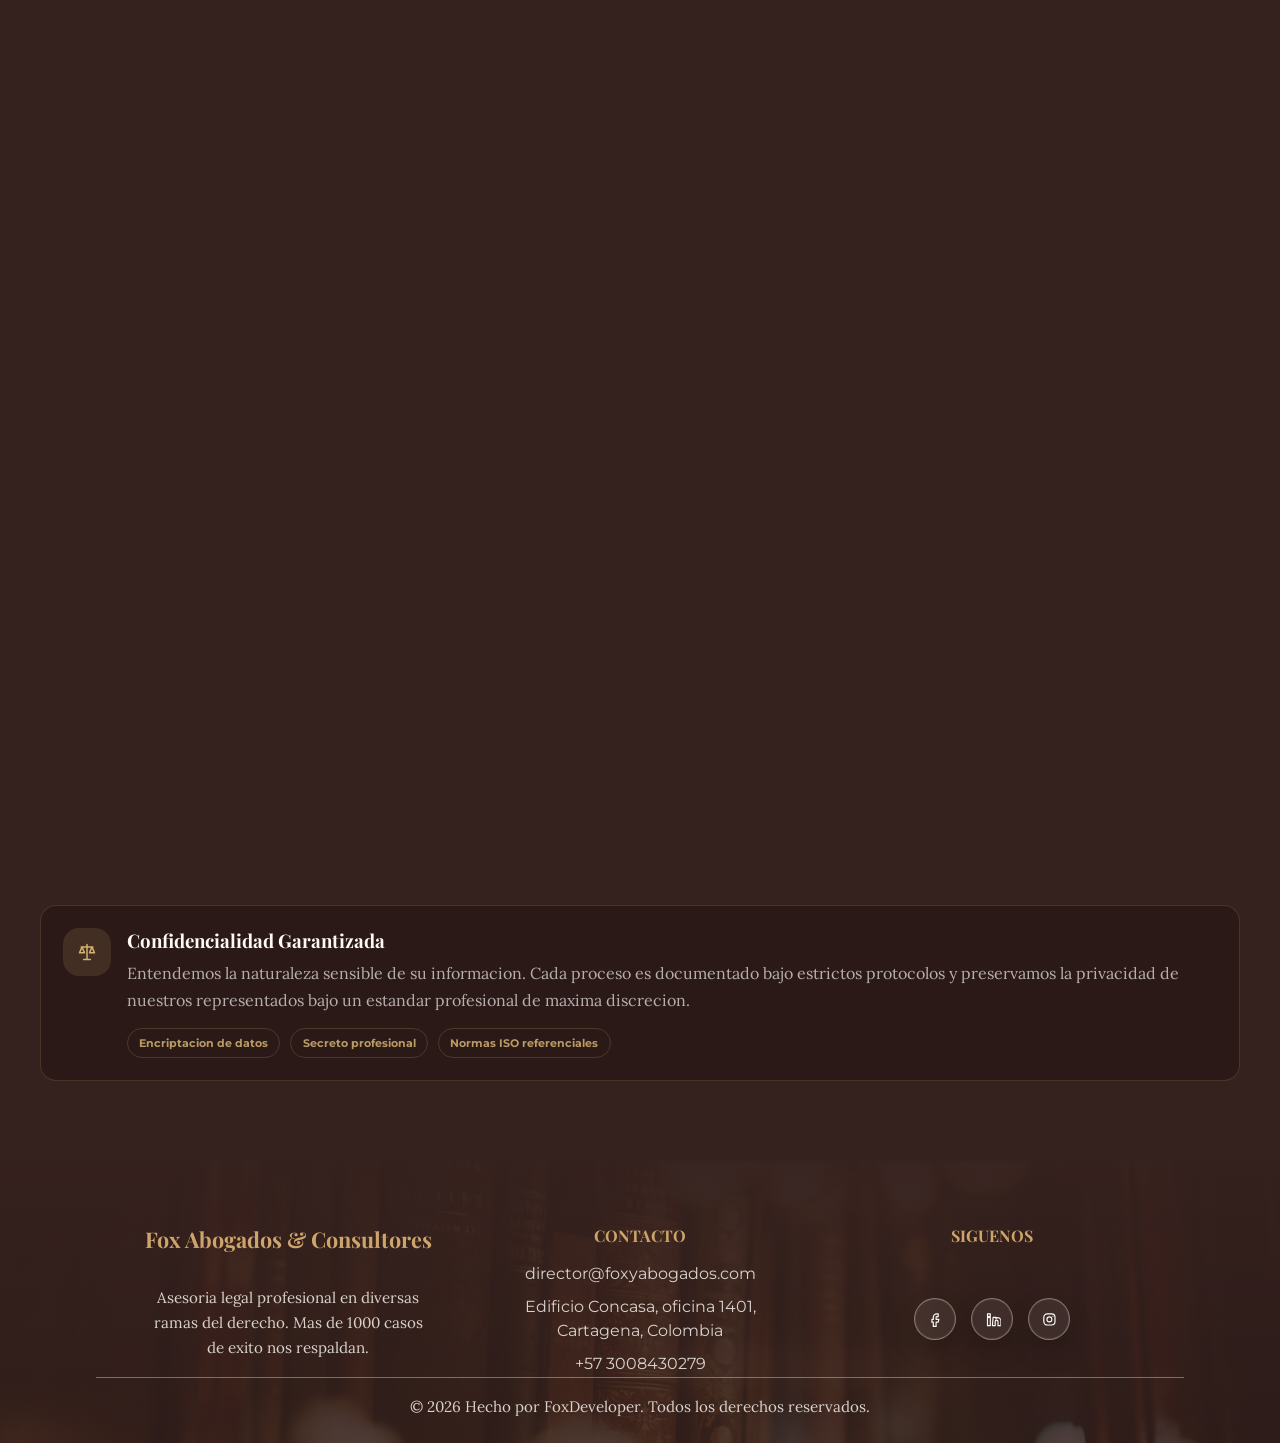
<file: casos.html>
<!DOCTYPE html>
<html lang="es">
<head>
  <meta charset="UTF-8">
  <meta name="viewport" content="width=device-width, initial-scale=1.0">
  <title>Casos | Fox Abogados & Consultores</title>
  <meta name="description" content="Casos destacados de Fox Abogados & Consultores: derecho policivo, penal, civil, corporativo y consultoria estrategica.">
  <meta property="og:title" content="Casos | Fox Abogados & Consultores">
  <meta property="og:description" content="Portafolio de resultados y casos destacados de Fox Abogados & Consultores.">
  <meta property="og:type" content="website">
  <meta property="og:image" content="assets/img/isotipo-fox-beige.jpg">
  <meta name="twitter:card" content="summary_large_image">
  <link rel="icon" type="image/png" href="assets/img/logo-beige.png">
  <link rel="preconnect" href="https://fonts.googleapis.com">
  <link rel="preconnect" href="https://fonts.gstatic.com" crossorigin>
  <link href="https://fonts.googleapis.com/css2?family=Lora:wght@400;500;700&family=Montserrat:wght@300;400;600;700&family=Playfair+Display:wght@600;700&display=swap" rel="stylesheet">
  <link rel="stylesheet" href="assets/css/main.css">
  <script src="assets/js/main.js" defer></script>
</head>
<body>
  <div class="ScrollProgress" aria-hidden="true" data-scroll-progress></div>

  <svg aria-hidden="true" class="IconSprite" focusable="false">
    <symbol id="icon-menu" viewBox="0 0 24 24"><path d="M4 7h16M4 12h16M4 17h16"></path></symbol>
    <symbol id="icon-close" viewBox="0 0 24 24"><path d="m6 6 12 12M18 6 6 18"></path></symbol>
    <symbol id="icon-landmark" viewBox="0 0 24 24"><path d="m3 10 9-6 9 6M5 10h14M7 10v8M12 10v8M17 10v8M4 20h16"></path></symbol>
    <symbol id="icon-user" viewBox="0 0 24 24"><path d="M12 12a4 4 0 1 0 0-8 4 4 0 0 0 0 8ZM4 21a8 8 0 0 1 16 0"></path></symbol>
    <symbol id="icon-whatsapp" viewBox="0 0 24 24"><path d="M5 19.5 6.2 16A8 8 0 1 1 9 18.5L5 19.5Z"></path><path d="M9.5 8.5c.2 3 2.1 5 5 5.8l1-1.3c.2-.3.6-.4.9-.2l1.3.7M8.2 7.2l.7 1.4c.2.3.1.7-.2.9l-1.2.9"></path></symbol>
    <symbol id="icon-instagram" viewBox="0 0 24 24"><rect x="4" y="4" width="16" height="16" rx="5"></rect><circle cx="12" cy="12" r="3.5"></circle><path d="M17 7.5h.1"></path></symbol>
    <symbol id="icon-facebook" viewBox="0 0 24 24"><path d="M14 8h2V4h-2a5 5 0 0 0-5 5v3H7v4h2v6h4v-6h3l1-4h-4V9a1 1 0 0 1 1-1Z"></path></symbol>
    <symbol id="icon-linkedin" viewBox="0 0 24 24"><path d="M5 9h4v12H5zM5 4h4v4H5zM13 9h4v2a4 4 0 0 1 7 3v7h-4v-6a2 2 0 0 0-4 0v6h-4z"></path></symbol>
    <symbol id="icon-shield" viewBox="0 0 24 24"><path d="M12 3 5 6v5c0 5 3 8 7 10 4-2 7-5 7-10V6Z"></path><path d="M12 9v4"></path><path d="M12 16h.1"></path></symbol>
    <symbol id="icon-scale" viewBox="0 0 24 24"><path d="M12 3v18M5 6h14M6 6l-3 7h6ZM18 6l-3 7h6ZM8 21h8"></path></symbol>
    <symbol id="icon-gavel" viewBox="0 0 24 24"><path d="m14 4 6 6M5 13l6 6M12 6l6 6-7 7-6-6Z"></path><path d="M3 21h9"></path></symbol>
    <symbol id="icon-briefcase" viewBox="0 0 24 24"><path d="M9 6V5a2 2 0 0 1 2-2h2a2 2 0 0 1 2 2v1M4 7h16v14H4zM4 12h16"></path></symbol>
    <symbol id="icon-lock" viewBox="0 0 24 24"><path d="M6 10V8a6 6 0 0 1 12 0v2"></path><rect x="4" y="10" width="16" height="11" rx="2"></rect></symbol>
    <symbol id="icon-arrow-left" viewBox="0 0 24 24"><path d="M19 12H5M12 19l-7-7 7-7"></path></symbol>
    <symbol id="icon-arrow-right" viewBox="0 0 24 24"><path d="M5 12h14M12 5l7 7-7 7"></path></symbol>
    <symbol id="icon-arrow-up" viewBox="0 0 24 24"><path d="m12 19V5M6 11l6-6 6 6"></path></symbol>
  </svg>

  <header class="SiteHeader" data-site-header>
    <a class="SiteHeader-logo" href="index.html" title="Ir al inicio de Fox Abogados & Consultores" aria-label="Fox Abogados & Consultores">
      <img src="assets/img/logo-beige.png" alt="Isotipo de Fox Abogados & Consultores">
    </a>
    <button class="SiteHeader-toggle" type="button" title="Abrir menu principal" aria-controls="site-navigation" aria-expanded="false" data-menu-toggle>
      <svg class="Icon Icon--menu" aria-hidden="true"><use href="#icon-menu"></use></svg>
      <svg class="Icon Icon--close" aria-hidden="true"><use href="#icon-close"></use></svg>
    </button>
    <nav class="SiteHeader-nav" id="site-navigation" aria-label="Navegacion principal" data-site-nav>
      <ul class="SiteHeader-list">
        <li class="SiteHeader-item"><a class="SiteHeader-link" href="index.html" title="Ver inicio">Inicio</a></li>
        <li class="SiteHeader-item"><a class="SiteHeader-link" href="nosotros.html" title="Ver nosotros">Nosotros</a></li>
        <li class="SiteHeader-item"><a class="SiteHeader-link" href="blog.html" title="Ver blog">Blog</a></li>
        <li class="SiteHeader-item SiteHeader-item--mark" aria-hidden="true"><svg class="Icon"><use href="#icon-landmark"></use></svg></li>
        <li class="SiteHeader-item"><a class="SiteHeader-link" href="servicios.html" title="Ver servicios">Servicios</a></li>
        <li class="SiteHeader-item"><a class="SiteHeader-link is-active" href="casos.html" title="Ver casos">Casos</a></li>
        <li class="SiteHeader-item"><a class="SiteHeader-link" href="contacto.html" title="Ver contacto">Contacto</a></li>
      </ul>
    </nav>
    <a class="SiteHeader-user" href="contacto.html#formulario-contacto" title="Solicitar asesoria" aria-label="Solicitar asesoria">
      <svg class="Icon" aria-hidden="true"><use href="#icon-user"></use></svg>
    </a>
  </header>

  <main>
    <section class="PageHero PageHero--cases" aria-labelledby="page-title">
      <div class="PageHero-overlay">
        <h1 class="PageHero-title" id="page-title">Casos</h1>
        <p class="PageHero-breadcrumb"><a href="index.html" title="Ir al inicio">Home</a> / Casos</p>
      </div>
    </section>

    <section class="CasesPage Section" aria-labelledby="cases-page-title">
      <div class="Section-inner CasesPage-wrap">
        <header class="CasesPage-head">
          <p class="CasesPage-kicker">Portafolio de excelencia</p>
          <div class="CasesPage-heroRow">
            <div>
              <h2 class="CasesPage-title" id="cases-page-title">Nuestra Trayectoria<br>en Resultados</h2>
              <p class="CasesPage-subtitle">Representamos con determinacion y rigor cada causa, transformando desafios legales complejos en victorias definitivas para nuestros clientes.</p>
            </div>
            <a class="CasesPage-download" href="https://wa.me/573008430279" title="Solicitar perfil profesional por WhatsApp" data-advice-whatsapp="Hola, quiero solicitar el perfil profesional de Fox Abogados & Consultores.">
              <svg class="Icon" aria-hidden="true"><use href="#icon-briefcase"></use></svg>
              Descargar perfil
            </a>
          </div>
        </header>

        <div class="CasesPage-filters" role="tablist" aria-label="Filtros de casos">
          <button class="CasesPage-filter is-on" type="button" data-cases-filter="all" role="tab" aria-selected="true">Todos los casos</button>
          <button class="CasesPage-filter" type="button" data-cases-filter="penal" role="tab" aria-selected="false">Derecho penal</button>
          <button class="CasesPage-filter" type="button" data-cases-filter="civil" role="tab" aria-selected="false">Derecho civil</button>
          <button class="CasesPage-filter" type="button" data-cases-filter="policivo" role="tab" aria-selected="false">Derecho policivo</button>
          <button class="CasesPage-filter" type="button" data-cases-filter="administrativo" role="tab" aria-selected="false">Derecho administrativo</button>
          <button class="CasesPage-filter" type="button" data-cases-filter="familia" role="tab" aria-selected="false">Derecho de familia</button>
          <button class="CasesPage-filter" type="button" data-cases-filter="laboral" role="tab" aria-selected="false">Derecho laboral</button>
          <button class="CasesPage-filter" type="button" data-cases-filter="insolvencia" role="tab" aria-selected="false">Insolvencia</button>
        </div>

        <div class="CasesPage-grid" data-cases-grid>
          <article class="CasesPage-card RevealItem" tabindex="0" data-case-page-card data-category="policivo" data-image="assets/img/caso-policivo.jpg" data-area="Derecho Policivo" data-title="Comportamientos contrarios a la posesion y mera tenencia de inmueble" data-resumen="Se tramito una querella policiva por presunta perturbacion a la posesion de un inmueble de uso industrial. Fox Abogados & Consultores actuo como apoderado de la parte querellada." data-problema="Se analizo si los hechos denunciados configuraban un comportamiento contrario a la posesion susceptible de amparo policivo, o si realmente correspondian a un conflicto de deslinde y amojonamiento entre predios vecinos." data-actuacion="Se acreditaron actos materiales de posesion publica, pacifica, continua e ininterrumpida, como cerramiento, construcciones, uso economico del inmueble, pago de servicios y reconocimiento por terceros." data-autoridad="Inspeccion de Policia municipal." data-resultado="La autoridad declaro a la parte contraria como perturbadora de la posesion, concedio amparo policivo a favor de la parte representada y ordeno el cese inmediato de los actos de perturbacion." data-impacto="Se obtuvo el restablecimiento de la posesion y el cierre definitivo de la actuacion policiva, garantizando estabilidad juridica y material sobre el inmueble.">
            <div class="CasesPage-media" style="background-image: url('assets/img/caso-policivo.jpg')"></div>
            <div class="CasesPage-body">
              <span class="CasesPage-icon"><svg class="Icon" aria-hidden="true"><use href="#icon-scale"></use></svg></span>
              <h3>Comportamientos contrarios a la posesion</h3>
              <div class="CasesPage-pair"><strong>Desafio</strong><p>Defender una posesion consolidada frente a una querella por presunta perturbacion.</p></div>
              <div class="CasesPage-pair"><strong>Resultado</strong><p>Amparo policivo concedido y orden de cese de los actos perturbadores.</p></div>
              <div class="CasesPage-meta"><span>Derecho policivo</span><span>Caso cerrado</span></div>
            </div>
          </article>

          <article class="CasesPage-card RevealItem" tabindex="0" data-case-page-card data-category="civil" data-image="assets/img/caso-simulacion.jpg" data-area="Derecho Civil" data-title="Proceso verbal de simulacion contractual" data-resumen="Se tramito un proceso verbal de simulacion sobre una compraventa inmobiliaria celebrada entre excompaneros permanentes, despues de liquidada la sociedad patrimonial." data-problema="Se analizo si la compraventa constituia un negocio simulado por supuesta ausencia de pago y causa ilicita, o si era un contrato valido celebrado con plena capacidad dispositiva." data-actuacion="Se demostro que la sociedad patrimonial ya estaba disuelta y liquidada, que el inmueble estaba libre de afectacion a vivienda familiar, que el precio no era irrisorio y que el pago fue efectivamente soportado." data-autoridad="Juzgado Civil Municipal." data-resultado="El despacho nego las pretensiones de simulacion, reconocio la validez del contrato de compraventa y descarto la existencia de negocio aparente." data-impacto="Se restablecio la seguridad juridica del negocio celebrado, cerrando la controversia civil y manteniendo incolume la titularidad derivada del contrato cuestionado.">
            <div class="CasesPage-media" style="background-image: url('assets/img/caso-simulacion.jpg')"></div>
            <div class="CasesPage-body">
              <span class="CasesPage-icon"><svg class="Icon" aria-hidden="true"><use href="#icon-landmark"></use></svg></span>
              <h3>Proceso verbal de simulacion contractual</h3>
              <div class="CasesPage-pair"><strong>Desafio</strong><p>Defender la validez de una compraventa inmobiliaria cuestionada por simulacion.</p></div>
              <div class="CasesPage-pair"><strong>Resultado</strong><p>Pretensiones negadas y contrato de compraventa reconocido como valido.</p></div>
              <div class="CasesPage-meta"><span>Derecho civil</span><span>Contrato valido</span></div>
            </div>
          </article>

          <article class="CasesPage-card RevealItem" tabindex="0" data-case-page-card data-category="civil" data-image="assets/img/fac-41.jpg" data-area="Derecho Civil" data-title="Proceso de pertenencia por prescripcion extraordinaria" data-resumen="Se tramito un proceso verbal de declaracion de pertenencia por prescripcion extraordinaria adquisitiva de dominio sobre un inmueble urbano." data-problema="Se analizo si la parte demandante habia adquirido el dominio por posesion publica, pacifica, continua e ininterrumpida, sin reconocimiento de dominio ajeno y por termino superior al exigido legalmente." data-actuacion="Se estructuro la pretension con certificados de tradicion y catastro, declaracion de posesion, recibos de impuestos, testimonios y dictamen pericial con levantamiento planimetrico." data-autoridad="Juzgado Civil del Circuito." data-resultado="El despacho declaro que la demandante adquirio el inmueble por prescripcion extraordinaria, ordeno la inscripcion de la sentencia y cancelo la anotacion de la demanda." data-impacto="Se obtuvo el reconocimiento judicial del derecho de dominio y la formalizacion registral de la propiedad, cerrando la controversia sobre la titularidad del inmueble.">
            <div class="CasesPage-media" style="background-image: url('assets/img/fac-41.jpg')"></div>
            <div class="CasesPage-body">
              <span class="CasesPage-icon"><svg class="Icon" aria-hidden="true"><use href="#icon-scale"></use></svg></span>
              <h3>Proceso de pertenencia por prescripcion</h3>
              <div class="CasesPage-pair"><strong>Desafio</strong><p>Acreditar posesion calificada sobre un inmueble con titulares formales indeterminados.</p></div>
              <div class="CasesPage-pair"><strong>Resultado</strong><p>Dominio reconocido judicialmente e inscripcion registral ordenada.</p></div>
              <div class="CasesPage-meta"><span>Derecho civil</span><span>Dominio reconocido</span></div>
            </div>
          </article>

          <article class="CasesPage-card RevealItem" tabindex="0" data-case-page-card data-category="insolvencia" data-image="assets/img/caso-insolvencia.jpg" data-area="Insolvencia" data-title="Insolvencia de persona natural no comerciante" data-resumen="Se tramito un procedimiento de negociacion de deudas de persona natural no comerciante ante un centro de conciliacion autorizado, con Fox Abogados & Consultores como apoderado del solicitante." data-problema="Se determino si el deudor cumplia los presupuestos de cesacion de pagos para acceder al tramite y si era procedente reorganizar integralmente sus obligaciones garantizando el minimo vital." data-actuacion="Se presento inventario de bienes, relacion completa de acreencias, certificacion de ingresos y gastos, identificacion de procesos judiciales y propuesta de negociacion con orden de prelacion legal." data-autoridad="Centro de Conciliacion autorizado - Conciliador designado para negociacion de deudas." data-resultado="La solicitud fue admitida, se suspendieron procesos ejecutivos y se aprobo acuerdo de pago con el 52,49 % de votos favorables, fijando un plan de sesenta cuotas mensuales." data-impacto="Se obtuvo reorganizacion integral de pasivos, suspension de procesos ejecutivos y proteccion del ingreso minimo vital, permitiendo recuperar estabilidad financiera.">
            <div class="CasesPage-media" style="background-image: url('assets/img/caso-insolvencia.jpg')"></div>
            <div class="CasesPage-body">
              <span class="CasesPage-icon"><svg class="Icon" aria-hidden="true"><use href="#icon-briefcase"></use></svg></span>
              <h3>Insolvencia de persona natural no comerciante</h3>
              <div class="CasesPage-pair"><strong>Desafio</strong><p>Reorganizar obligaciones y proteger el minimo vital de una persona en cesacion de pagos.</p></div>
              <div class="CasesPage-pair"><strong>Resultado</strong><p>Acuerdo aprobado a 60 meses y suspension de procesos ejecutivos.</p></div>
              <div class="CasesPage-meta"><span>Insolvencia</span><span>Acuerdo aprobado</span></div>
            </div>
          </article>

          <article class="CasesPage-card RevealItem" tabindex="0" data-case-page-card data-category="penal" data-image="assets/img/caso-penal.jpg" data-area="Derecho Penal" data-title="Defensa penal en audiencia preliminar" data-resumen="Caso de defensa tecnica ante una investigacion penal con riesgo de afectacion a la libertad, reputacion y patrimonio del cliente." data-problema="Se debia controlar el riesgo procesal inicial, revisar la legalidad de los actos de investigacion y preparar una linea de defensa temprana." data-actuacion="Se reviso el material probatorio, se estructuro teoria del caso, se prepararon intervenciones de audiencia y se solicitaron medidas orientadas a proteger garantias fundamentales." data-autoridad="Juzgado con funcion de control de garantias." data-resultado="Se obtuvo una decision favorable en audiencia preliminar, reduciendo el riesgo procesal y preservando la estrategia defensiva para etapas posteriores." data-impacto="El cliente mantuvo control sobre su situacion juridica, con una ruta de defensa clara y menor exposicion patrimonial y reputacional.">
            <div class="CasesPage-media" style="background-image: url('assets/img/caso-penal.jpg')"></div>
            <div class="CasesPage-body">
              <span class="CasesPage-icon"><svg class="Icon" aria-hidden="true"><use href="#icon-gavel"></use></svg></span>
              <h3>Defensa penal en audiencia preliminar</h3>
              <div class="CasesPage-pair"><strong>Desafio</strong><p>Controlar el riesgo procesal inicial y proteger garantias fundamentales.</p></div>
              <div class="CasesPage-pair"><strong>Resultado</strong><p>Decision favorable en audiencia y estrategia defensiva fortalecida.</p></div>
              <div class="CasesPage-meta"><span>Derecho penal</span><span>Riesgo controlado</span></div>
            </div>
          </article>

          <article class="CasesPage-card RevealItem" tabindex="0" data-case-page-card data-category="administrativo" data-image="assets/img/fac-35.jpg" data-area="Derecho Administrativo" data-title="Recurso contra sancion administrativa" data-resumen="Acompanamiento juridico frente a una sancion impuesta por autoridad administrativa, con impacto economico y reputacional para el cliente." data-problema="Se debia demostrar la vulneracion del debido proceso y la falta de proporcionalidad de la medida adoptada por la entidad." data-actuacion="Se reviso el expediente administrativo, se estructuraron argumentos de nulidad, se organizaron soportes probatorios y se presento recurso tecnico contra la decision." data-autoridad="Entidad administrativa competente." data-resultado="La sancion fue revisada y se obtuvo reduccion sustancial del impacto economico, con reconocimiento de falencias en el tramite." data-impacto="El cliente redujo contingencias, recupero capacidad operativa y conto con criterios preventivos para futuras actuaciones administrativas.">
            <div class="CasesPage-media" style="background-image: url('assets/img/fac-35.jpg')"></div>
            <div class="CasesPage-body">
              <span class="CasesPage-icon"><svg class="Icon" aria-hidden="true"><use href="#icon-landmark"></use></svg></span>
              <h3>Recurso contra sancion administrativa</h3>
              <div class="CasesPage-pair"><strong>Desafio</strong><p>Impugnar una sancion con impacto economico y reputacional.</p></div>
              <div class="CasesPage-pair"><strong>Resultado</strong><p>Reduccion sustancial del impacto y control preventivo del riesgo.</p></div>
              <div class="CasesPage-meta"><span>Administrativo</span><span>Recurso exitoso</span></div>
            </div>
          </article>

          <article class="CasesPage-card RevealItem" tabindex="0" data-case-page-card data-category="familia" data-image="assets/img/equipo-fox.jpg" data-area="Derecho de Familia" data-title="Acuerdo integral de custodia y alimentos" data-resumen="Intervencion en controversia familiar para ordenar custodia, visitas y cuota alimentaria bajo criterios de proteccion del menor." data-problema="Era necesario reducir la conflictividad entre las partes y construir un acuerdo verificable, estable y ajustado al interes superior del menor." data-actuacion="Se preparo ruta de conciliacion, organizacion documental de ingresos y necesidades, y propuesta de regimen de visitas y obligaciones alimentarias." data-autoridad="Centro de conciliacion y autoridad de familia." data-resultado="Se logro acuerdo integral sobre custodia, visitas y alimentos, con compromisos claros y mecanismos de seguimiento." data-impacto="El nucleo familiar obtuvo reglas estables, menor conflictividad y proteccion efectiva de los derechos del menor.">
            <div class="CasesPage-media" style="background-image: url('assets/img/equipo-fox.jpg')"></div>
            <div class="CasesPage-body">
              <span class="CasesPage-icon"><svg class="Icon" aria-hidden="true"><use href="#icon-shield"></use></svg></span>
              <h3>Acuerdo integral de custodia y alimentos</h3>
              <div class="CasesPage-pair"><strong>Desafio</strong><p>Ordenar custodia, visitas y alimentos en un escenario familiar sensible.</p></div>
              <div class="CasesPage-pair"><strong>Resultado</strong><p>Acuerdo integral con compromisos claros y seguimiento verificable.</p></div>
              <div class="CasesPage-meta"><span>Familia</span><span>Acuerdo logrado</span></div>
            </div>
          </article>

          <article class="CasesPage-card RevealItem" tabindex="0" data-case-page-card data-category="laboral" data-image="assets/img/caso-laboral.jpg" data-area="Derecho Laboral" data-title="Reclamacion por terminacion laboral" data-resumen="Defensa y negociacion en controversia por terminacion de contrato laboral, liquidacion de prestaciones y eventual indemnizacion." data-problema="Se debia determinar si la terminacion habia respetado las garantias laborales y si la liquidacion correspondia a los conceptos realmente causados." data-actuacion="Se auditaron contrato, pagos, novedades laborales y soportes de terminacion, preparando reclamacion y escenario de conciliacion." data-autoridad="Ministerio del Trabajo y jurisdiccion laboral." data-resultado="Se alcanzo acuerdo de pago con reconocimiento de prestaciones pendientes y cierre de la controversia sin prolongar litigio." data-impacto="El cliente recibio una solucion economica verificable y evito los costos de un proceso judicial extendido.">
            <div class="CasesPage-media" style="background-image: url('assets/img/caso-laboral.jpg')"></div>
            <div class="CasesPage-body">
              <span class="CasesPage-icon"><svg class="Icon" aria-hidden="true"><use href="#icon-briefcase"></use></svg></span>
              <h3>Reclamacion por terminacion laboral</h3>
              <div class="CasesPage-pair"><strong>Desafio</strong><p>Revisar terminacion contractual, prestaciones e indemnizacion discutida.</p></div>
              <div class="CasesPage-pair"><strong>Resultado</strong><p>Acuerdo de pago y cierre de controversia sin litigio prolongado.</p></div>
              <div class="CasesPage-meta"><span>Laboral</span><span>Conciliacion</span></div>
            </div>
          </article>

          <article class="CasesPage-card RevealItem" tabindex="0" data-case-page-card data-category="civil" data-image="assets/img/caso-contrato-comercial.jpg" data-area="Derecho Civil" data-title="Incumplimiento de contrato comercial" data-resumen="Reclamacion derivada de incumplimiento contractual en una relacion comercial con obligaciones de pago y entrega pendientes." data-problema="Se debia acreditar la existencia de obligaciones exigibles, la mora de la contraparte y el dano economico generado por el incumplimiento." data-actuacion="Se organizaron soportes contractuales, facturas, comunicaciones, actas de entrega y propuesta de conciliacion previa a la accion judicial." data-autoridad="Centro de conciliacion y juzgado civil competente." data-resultado="Se obtuvo acuerdo de pago escalonado con garantias documentales y reconocimiento de obligaciones pendientes." data-impacto="El cliente recupero liquidez, redujo riesgo de mora prolongada y aseguro mecanismos de exigibilidad para el cumplimiento.">
            <div class="CasesPage-media" style="background-image: url('assets/img/caso-contrato-comercial.jpg')"></div>
            <div class="CasesPage-body">
              <span class="CasesPage-icon"><svg class="Icon" aria-hidden="true"><use href="#icon-scale"></use></svg></span>
              <h3>Incumplimiento de contrato comercial</h3>
              <div class="CasesPage-pair"><strong>Desafio</strong><p>Acreditar mora contractual y dano economico en relacion comercial.</p></div>
              <div class="CasesPage-pair"><strong>Resultado</strong><p>Acuerdo de pago con garantias y reconocimiento de obligaciones.</p></div>
              <div class="CasesPage-meta"><span>Derecho civil</span><span>Recuperacion</span></div>
            </div>
          </article>

          <article class="CasesPage-card RevealItem" tabindex="0" data-case-page-card data-category="policivo" data-image="assets/img/fac-38.jpg" data-area="Derecho Policivo" data-title="Medida correctiva por convivencia ciudadana" data-resumen="Defensa frente a medida correctiva originada en conflicto de convivencia, con discusion sobre pruebas, competencia y proporcionalidad." data-problema="Se debia demostrar que la decision no valoro adecuadamente los hechos y que existian alternativas menos gravosas para resolver el conflicto." data-actuacion="Se recopilaron testimonios, registros fotograficos, comunicaciones previas y argumentos sobre debido proceso, proporcionalidad y ausencia de reincidencia." data-autoridad="Inspeccion de Policia." data-resultado="La medida fue revisada y se logro ajuste de la decision, priorizando compromiso de convivencia y cierre administrativo." data-impacto="El cliente evito una consecuencia desproporcionada y obtuvo una salida institucional con menor afectacion personal y economica.">
            <div class="CasesPage-media" style="background-image: url('assets/img/fac-38.jpg')"></div>
            <div class="CasesPage-body">
              <span class="CasesPage-icon"><svg class="Icon" aria-hidden="true"><use href="#icon-shield"></use></svg></span>
              <h3>Medida correctiva por convivencia ciudadana</h3>
              <div class="CasesPage-pair"><strong>Desafio</strong><p>Revisar una medida correctiva por conflicto de convivencia.</p></div>
              <div class="CasesPage-pair"><strong>Resultado</strong><p>Decision ajustada y cierre administrativo con menor afectacion.</p></div>
              <div class="CasesPage-meta"><span>Derecho policivo</span><span>Decision ajustada</span></div>
            </div>
          </article>

          <article class="CasesPage-card CasesPage-card--cta RevealItem" data-category="all">
            <div class="CasesPage-body">
              <div class="CasesPage-dots" aria-hidden="true">...</div>
              <h3>Su caso podria ser el proximo exito</h3>
              <p>Con enfoque estrategico y ejecucion tecnica, construimos resultados medibles con discrecion.</p>
              <a class="CasesPage-ctaButton" href="https://wa.me/573008430279" data-advice-whatsapp="Hola, quiero consultar mi caso con un experto de Fox Abogados & Consultores.">Consultar con un experto</a>
            </div>
          </article>
        </div>

        <aside class="CasesPage-confidentiality">
          <span class="CasesPage-confIcon"><svg class="Icon" aria-hidden="true"><use href="#icon-scale"></use></svg></span>
          <div>
            <h3>Confidencialidad Garantizada</h3>
            <p>Entendemos la naturaleza sensible de su informacion. Cada proceso es documentado bajo estrictos protocolos y preservamos la privacidad de nuestros representados bajo un estandar profesional de maxima discrecion.</p>
            <div class="CasesPage-confTags"><span>Encriptacion de datos</span><span>Secreto profesional</span><span>Normas ISO referenciales</span></div>
          </div>
        </aside>
      </div>
    </section>
  </main>

  <div class="CasesPage-modal" data-cases-modal aria-hidden="true" role="dialog" aria-modal="true" aria-labelledby="cases-modal-title">
    <div class="CasesPage-modalBackdrop" data-cases-close></div>
    <div class="CasesPage-modalShell" role="document">
      <button class="CasesPage-modalClose" type="button" title="Cerrar caso" aria-label="Cerrar caso" data-cases-close>
        <svg class="Icon" aria-hidden="true"><use href="#icon-close"></use></svg>
      </button>
      <div class="CasesPage-modalGrid">
        <div class="CasesPage-modalImage" data-cases-modal-image></div>
        <div class="CasesPage-modalContent">
          <p class="CasesPage-modalKicker" data-cases-modal-area>Area</p>
          <h2 class="CasesPage-modalTitle" id="cases-modal-title" data-cases-modal-title>Caso</h2>
          <div class="CasesPage-modalUnderline" aria-hidden="true"></div>
          <section class="CasesPage-modalBlock"><h3>Resumen</h3><p data-cases-modal-resumen></p></section>
          <section class="CasesPage-modalBlock"><h3>Problema juridico</h3><p data-cases-modal-problema></p></section>
          <section class="CasesPage-modalBlock"><h3>Actuacion estrategica</h3><p data-cases-modal-actuacion></p></section>
          <div class="CasesPage-modalRow">
            <section class="CasesPage-modalBlock"><h3>Autoridad / instancia</h3><p data-cases-modal-autoridad></p></section>
            <section class="CasesPage-modalBlock"><h3>Resultado verificable</h3><p data-cases-modal-resultado></p></section>
          </div>
          <section class="CasesPage-modalImpact"><h3>Impacto para el cliente</h3><p data-cases-modal-impacto></p></section>
          <footer class="CasesPage-modalFooter">
            <p data-cases-modal-nav>Navegando: <span>-</span></p>
            <div>
              <button class="CasesPage-modalNav" type="button" title="Caso anterior" aria-label="Caso anterior" data-cases-prev><svg class="Icon" aria-hidden="true"><use href="#icon-arrow-left"></use></svg></button>
              <button class="CasesPage-modalNav" type="button" title="Caso siguiente" aria-label="Caso siguiente" data-cases-next><svg class="Icon" aria-hidden="true"><use href="#icon-arrow-right"></use></svg></button>
            </div>
          </footer>
        </div>
      </div>
    </div>
  </div>

  <footer class="SiteFooter" id="contacto">
    <div class="Section-inner SiteFooter-inner">
      <section class="SiteFooter-column" aria-labelledby="footer-brand">
        <h2 class="SiteFooter-title" id="footer-brand">Fox Abogados & Consultores</h2>
        <p>Asesoria legal profesional en diversas ramas del derecho. Mas de 1000 casos de exito nos respaldan.</p>
      </section>
      <section class="SiteFooter-column" aria-labelledby="footer-contact">
        <h2 class="SiteFooter-heading" id="footer-contact">Contacto</h2>
        <address class="SiteFooter-address">
          <a href="mailto:director@foxyabogados.com" title="Enviar correo a Fox Abogados">director@foxyabogados.com</a>
          <span>Edificio Concasa, oficina 1401, Cartagena, Colombia</span>
          <a href="tel:+573008430279" title="Llamar a Fox Abogados">+57 3008430279</a>
        </address>
      </section>
      <section class="SiteFooter-column" aria-labelledby="footer-social">
        <h2 class="SiteFooter-heading" id="footer-social">Siguenos</h2>
        <div class="SiteFooter-social">
          <a class="SocialLink SocialLink--footer" href="https://www.facebook.com/" title="Facebook de Fox Abogados" target="_blank" rel="noreferrer" data-magnetic-link><svg class="Icon" aria-hidden="true"><use href="#icon-facebook"></use></svg></a>
          <a class="SocialLink SocialLink--footer" href="https://www.linkedin.com/" title="LinkedIn de Fox Abogados" target="_blank" rel="noreferrer" data-magnetic-link><svg class="Icon" aria-hidden="true"><use href="#icon-linkedin"></use></svg></a>
          <a class="SocialLink SocialLink--footer" href="https://www.instagram.com/fox_abogados/" title="Instagram de Fox Abogados" target="_blank" rel="noreferrer" data-magnetic-link><svg class="Icon" aria-hidden="true"><use href="#icon-instagram"></use></svg></a>
        </div>
      </section>
    </div>
    <p class="SiteFooter-copy">&copy; 2026 Hecho por FoxDeveloper. Todos los derechos reservados.</p>
  </footer>

  <button class="BackTop" type="button" title="Volver al inicio" aria-label="Volver al inicio" data-back-top>
    <svg class="Icon" aria-hidden="true"><use href="#icon-arrow-up"></use></svg>
  </button>
  <a class="WhatsAppButton" href="https://wa.me/573008430279" title="Escribir a Fox Abogados por WhatsApp" target="_blank" rel="noreferrer" aria-label="Escribir por WhatsApp">
    <svg class="Icon" aria-hidden="true"><use href="#icon-whatsapp"></use></svg>
  </a>
</body>
</html>
</file>
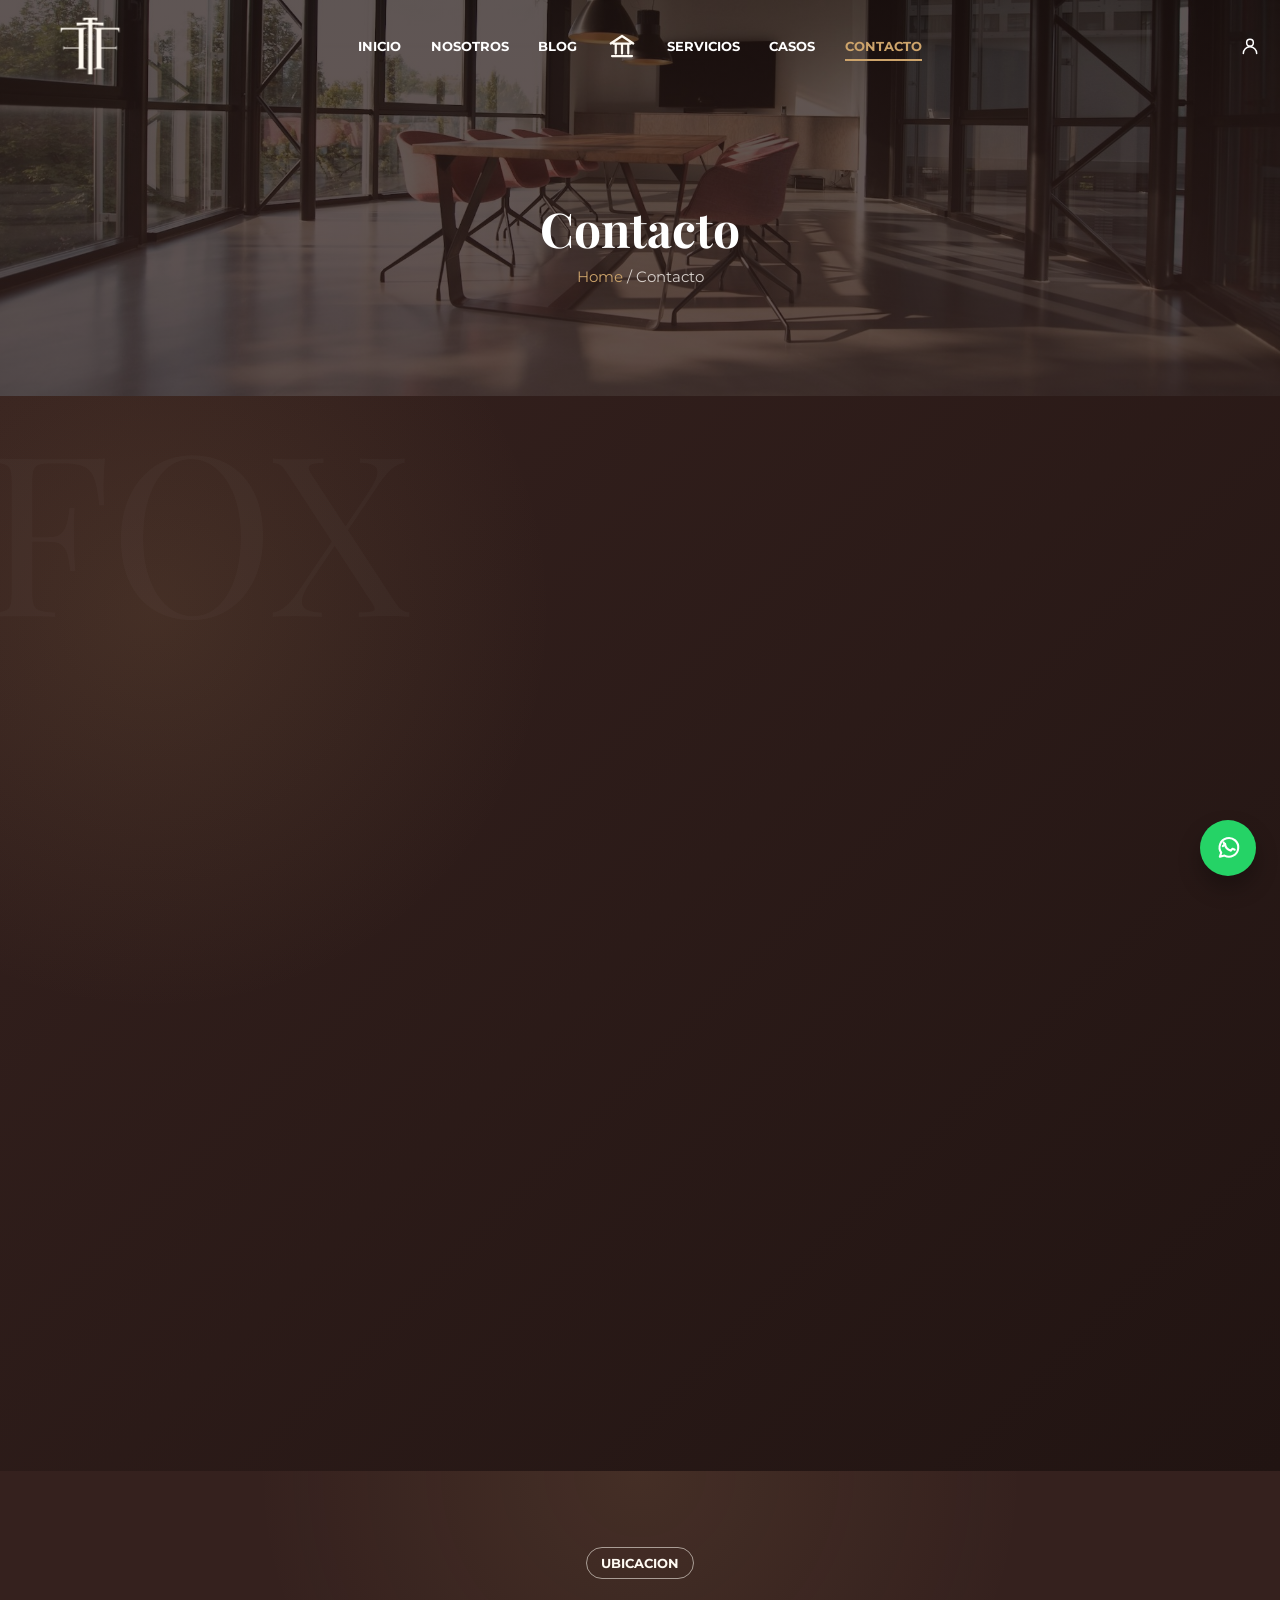
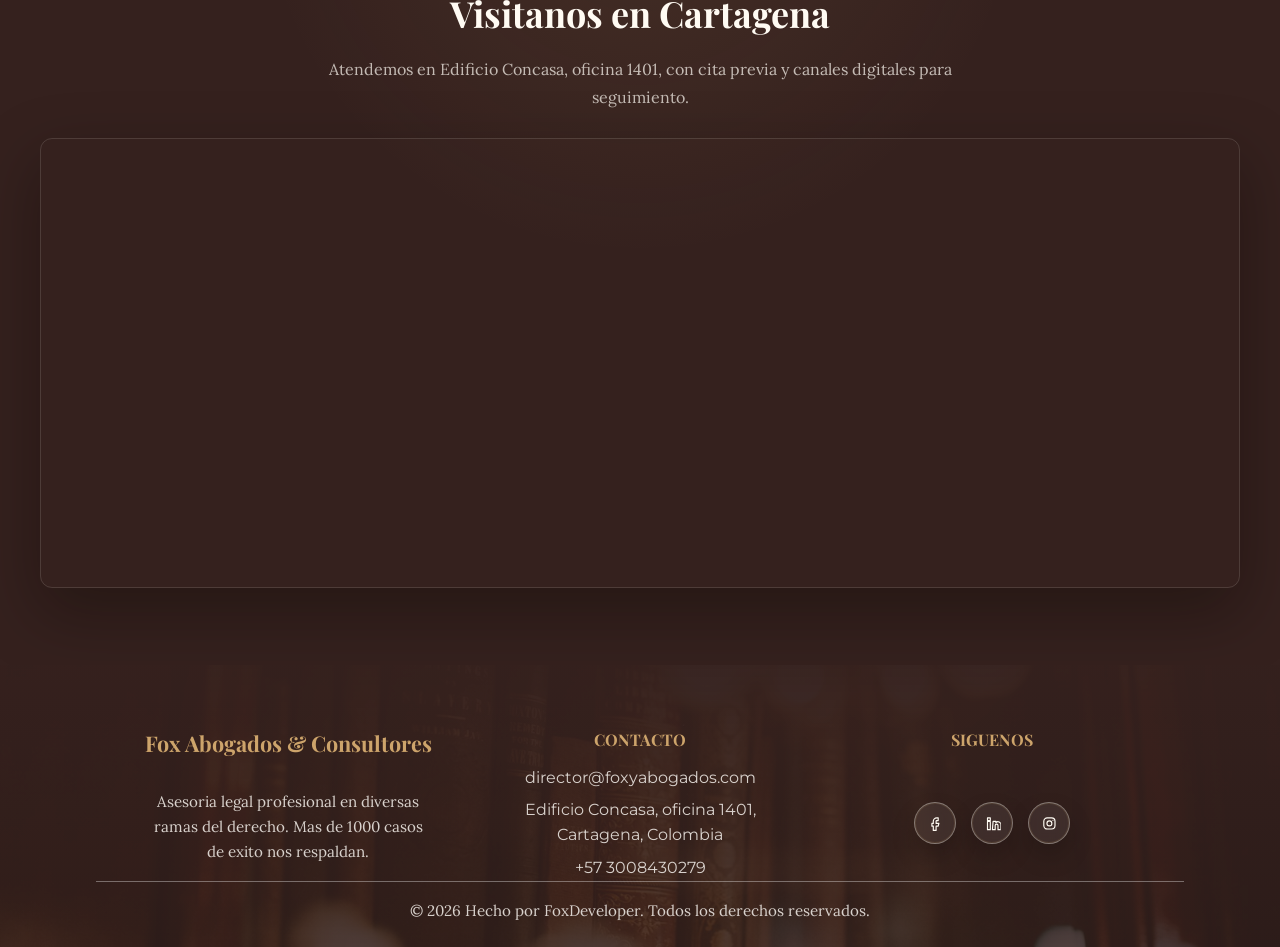
<file: contacto.html>
<!DOCTYPE html>
<html lang="es">
<head>
  <meta charset="UTF-8">
  <meta name="viewport" content="width=device-width, initial-scale=1.0">
  <title>Contacto | Fox Abogados & Consultores</title>
  <meta name="description" content="Contacta a Fox Abogados & Consultores en Cartagena. Agenda una asesoria legal, contable, tecnologica o consultiva con nuestro equipo profesional.">
  <meta property="og:title" content="Contacto | Fox Abogados & Consultores">
  <meta property="og:description" content="Agenda una asesoria con Fox Abogados & Consultores.">
  <meta property="og:type" content="website">
  <meta property="og:image" content="assets/img/isotipo-fox-beige.jpg">
  <meta name="twitter:card" content="summary_large_image">
  <link rel="icon" type="image/png" href="assets/img/logo-beige.png">
  <link rel="preconnect" href="https://fonts.googleapis.com">
  <link rel="preconnect" href="https://fonts.gstatic.com" crossorigin>
  <link href="https://fonts.googleapis.com/css2?family=Lora:wght@400;500;700&family=Montserrat:wght@300;400;600;700&family=Playfair+Display:wght@600;700&display=swap" rel="stylesheet">
  <link rel="stylesheet" href="assets/css/main.css">
  <script src="assets/js/main.js" defer></script>
</head>
<body>
  <div class="ScrollProgress" aria-hidden="true" data-scroll-progress></div>

  <svg aria-hidden="true" class="IconSprite" focusable="false">
    <symbol id="icon-menu" viewBox="0 0 24 24"><path d="M4 7h16M4 12h16M4 17h16"></path></symbol>
    <symbol id="icon-close" viewBox="0 0 24 24"><path d="m6 6 12 12M18 6 6 18"></path></symbol>
    <symbol id="icon-landmark" viewBox="0 0 24 24"><path d="m3 10 9-6 9 6M5 10h14M7 10v8M12 10v8M17 10v8M4 20h16"></path></symbol>
    <symbol id="icon-user" viewBox="0 0 24 24"><path d="M12 12a4 4 0 1 0 0-8 4 4 0 0 0 0 8ZM4 21a8 8 0 0 1 16 0"></path></symbol>
    <symbol id="icon-whatsapp" viewBox="0 0 24 24"><path d="M5 19.5 6.2 16A8 8 0 1 1 9 18.5L5 19.5Z"></path><path d="M9.5 8.5c.2 3 2.1 5 5 5.8l1-1.3c.2-.3.6-.4.9-.2l1.3.7M8.2 7.2l.7 1.4c.2.3.1.7-.2.9l-1.2.9"></path></symbol>
    <symbol id="icon-instagram" viewBox="0 0 24 24"><rect x="4" y="4" width="16" height="16" rx="5"></rect><circle cx="12" cy="12" r="3.5"></circle><path d="M17 7.5h.1"></path></symbol>
    <symbol id="icon-facebook" viewBox="0 0 24 24"><path d="M14 8h2V4h-2a5 5 0 0 0-5 5v3H7v4h2v6h4v-6h3l1-4h-4V9a1 1 0 0 1 1-1Z"></path></symbol>
    <symbol id="icon-linkedin" viewBox="0 0 24 24"><path d="M5 9h4v12H5zM5 4h4v4H5zM13 9h4v2a4 4 0 0 1 7 3v7h-4v-6a2 2 0 0 0-4 0v6h-4z"></path></symbol>
    <symbol id="icon-mail" viewBox="0 0 24 24"><path d="M4 6h16v12H4z"></path><path d="m4 7 8 6 8-6"></path></symbol>
    <symbol id="icon-phone" viewBox="0 0 24 24"><path d="M6 4h4l2 5-2.5 1.5a12 12 0 0 0 5 5L16 13l5 2v4a2 2 0 0 1-2 2A17 17 0 0 1 3 6a2 2 0 0 1 2-2Z"></path></symbol>
    <symbol id="icon-map" viewBox="0 0 24 24"><path d="M12 21s7-5.2 7-12A7 7 0 0 0 5 9c0 6.8 7 12 7 12Z"></path><circle cx="12" cy="9" r="2"></circle></symbol>
    <symbol id="icon-clock" viewBox="0 0 24 24"><circle cx="12" cy="12" r="9"></circle><path d="M12 7v5l3 2"></path></symbol>
    <symbol id="icon-arrow-up" viewBox="0 0 24 24"><path d="m12 19V5M6 11l6-6 6 6"></path></symbol>
  </svg>

  <header class="SiteHeader" data-site-header>
    <a class="SiteHeader-logo" href="index.html" title="Ir al inicio de Fox Abogados & Consultores" aria-label="Fox Abogados & Consultores">
      <img src="assets/img/logo-beige.png" alt="Isotipo de Fox Abogados & Consultores">
    </a>
    <button class="SiteHeader-toggle" type="button" title="Abrir menu principal" aria-controls="site-navigation" aria-expanded="false" data-menu-toggle>
      <svg class="Icon Icon--menu" aria-hidden="true"><use href="#icon-menu"></use></svg>
      <svg class="Icon Icon--close" aria-hidden="true"><use href="#icon-close"></use></svg>
    </button>
    <nav class="SiteHeader-nav" id="site-navigation" aria-label="Navegacion principal" data-site-nav>
      <ul class="SiteHeader-list">
        <li class="SiteHeader-item"><a class="SiteHeader-link" href="index.html" title="Ver inicio">Inicio</a></li>
        <li class="SiteHeader-item"><a class="SiteHeader-link" href="nosotros.html" title="Ver nosotros">Nosotros</a></li>
        <li class="SiteHeader-item"><a class="SiteHeader-link" href="blog.html" title="Ver blog">Blog</a></li>
        <li class="SiteHeader-item SiteHeader-item--mark" aria-hidden="true"><svg class="Icon"><use href="#icon-landmark"></use></svg></li>
        <li class="SiteHeader-item"><a class="SiteHeader-link" href="servicios.html" title="Ver servicios">Servicios</a></li>
        <li class="SiteHeader-item"><a class="SiteHeader-link" href="casos.html" title="Ver casos">Casos</a></li>
        <li class="SiteHeader-item"><a class="SiteHeader-link is-active" href="contacto.html" title="Ver contacto">Contacto</a></li>
      </ul>
    </nav>
    <a class="SiteHeader-user" href="#formulario-contacto" title="Solicitar asesoria" aria-label="Solicitar asesoria">
      <svg class="Icon" aria-hidden="true"><use href="#icon-user"></use></svg>
    </a>
  </header>

  <main>
    <section class="PageHero PageHero--contact" aria-labelledby="page-title">
      <div class="PageHero-overlay">
        <h1 class="PageHero-title" id="page-title">Contacto</h1>
        <p class="PageHero-breadcrumb"><a href="index.html" title="Ir al inicio">Home</a> / Contacto</p>
      </div>
    </section>

    <section class="ContactPage Section" aria-labelledby="contact-title">
      <div class="Section-inner ContactPage-inner">
        <div class="ContactPage-info RevealItem">
          <span class="Eyebrow">Contacto</span>
          <h2 class="ContactPage-title" id="contact-title">&iquest;<span>Como podemos ayudarte</span> en tu caso?</h2>
          <p>Para informacion o contacto con nuestros profesionales, utiliza el formulario y especifica el tipo de solicitud. Te responderemos lo antes posible con una ruta clara de atencion.</p>

          <div class="ContactPage-details" aria-label="Informacion de contacto">
            <a class="ContactPage-detail" href="mailto:director@foxyabogados.com" title="Enviar correo a Fox Abogados">
              <svg class="Icon" aria-hidden="true"><use href="#icon-mail"></use></svg>
              <span>director@foxyabogados.com</span>
            </a>
            <a class="ContactPage-detail" href="tel:+573008430279" title="Llamar a Fox Abogados">
              <svg class="Icon" aria-hidden="true"><use href="#icon-phone"></use></svg>
              <span>+57 3008430279</span>
            </a>
            <span class="ContactPage-detail">
              <svg class="Icon" aria-hidden="true"><use href="#icon-map"></use></svg>
              <span>Edificio Concasa, oficina 1401, Cartagena, Colombia</span>
            </span>
          </div>

          <figure class="ContactPage-media">
            <img src="assets/img/fac-41.jpg" alt="Equipo de Fox Abogados en una reunion de asesoria">
          </figure>
        </div>

        <aside class="ContactForm RevealItem" id="formulario-contacto" data-reveal-delay="120">
          <h2>&iexcl;Demos el primer paso juntos!</h2>
          <p>Escribenos y comencemos a construir la mejor estrategia para tu caso.</p>
          <form data-contact-form>
            <div class="ContactForm-row">
              <label>
                <span>Nombre completo*</span>
                <input type="text" name="name" autocomplete="name" required>
              </label>
              <label>
                <span>Telefono / WhatsApp*</span>
                <input type="tel" name="phone" autocomplete="tel" required>
              </label>
            </div>
            <label>
              <span>Correo electronico*</span>
              <input type="email" name="email" autocomplete="email" required>
            </label>
            <label>
              <span>Tipo de asesoria*</span>
              <select name="service" required>
                <option value="">Selecciona la asesoria</option>
                <option>Asesoria legal</option>
                <option>Asesoria contable</option>
                <option>Redes y comunicacion</option>
                <option>Software y desarrollo frontend</option>
                <option>Otro</option>
              </select>
            </label>
            <label>
              <span>Mensaje*</span>
              <textarea name="message" rows="5" required></textarea>
            </label>
            <button class="Button Button--cream" type="submit">Enviar por WhatsApp</button>
            <p class="ContactForm-status" data-contact-status aria-live="polite"></p>
          </form>
        </aside>
      </div>
    </section>

    <section class="ContactMap" aria-labelledby="map-title">
      <div class="Section-inner ContactMap-inner">
        <div class="ContactMap-head">
          <span class="Eyebrow">Ubicacion</span>
          <h2 class="Section-title" id="map-title">Visitanos en Cartagena</h2>
          <p>Atendemos en Edificio Concasa, oficina 1401, con cita previa y canales digitales para seguimiento.</p>
        </div>
        <div class="ContactMap-frame">
          <iframe title="Ubicacion de Fox Abogados en Edificio Concasa" src="https://www.google.com/maps/embed?pb=!1m18!1m12!1m3!1d3923.968717530912!2d-75.54940452429945!3d10.424057065593036!2m3!1f0!2f0!3f0!3m2!1i1024!2i768!4f13.1!3m3!1m2!1s0x8ef62f87acd4bbc7%3A0xf46ba397db6ab9bb!2sEdificio%20CONCASA!5e0!3m2!1ses-419!2sco!4v1756904953270!5m2!1ses-419!2sco" loading="lazy" referrerpolicy="no-referrer-when-downgrade" allowfullscreen></iframe>
        </div>
      </div>
    </section>
  </main>

  <footer class="SiteFooter" id="contacto">
    <div class="Section-inner SiteFooter-inner">
      <section class="SiteFooter-column" aria-labelledby="footer-brand">
        <h2 class="SiteFooter-title" id="footer-brand">Fox Abogados & Consultores</h2>
        <p>Asesoria legal profesional en diversas ramas del derecho. Mas de 1000 casos de exito nos respaldan.</p>
      </section>
      <section class="SiteFooter-column" aria-labelledby="footer-contact">
        <h2 class="SiteFooter-heading" id="footer-contact">Contacto</h2>
        <address class="SiteFooter-address">
          <a href="mailto:director@foxyabogados.com" title="Enviar correo a Fox Abogados">director@foxyabogados.com</a>
          <span>Edificio Concasa, oficina 1401, Cartagena, Colombia</span>
          <a href="tel:+573008430279" title="Llamar a Fox Abogados">+57 3008430279</a>
        </address>
      </section>
      <section class="SiteFooter-column" aria-labelledby="footer-social">
        <h2 class="SiteFooter-heading" id="footer-social">Siguenos</h2>
        <div class="SiteFooter-social">
          <a class="SocialLink SocialLink--footer" href="https://www.facebook.com/" title="Facebook de Fox Abogados" target="_blank" rel="noreferrer" data-magnetic-link><svg class="Icon" aria-hidden="true"><use href="#icon-facebook"></use></svg></a>
          <a class="SocialLink SocialLink--footer" href="https://www.linkedin.com/" title="LinkedIn de Fox Abogados" target="_blank" rel="noreferrer" data-magnetic-link><svg class="Icon" aria-hidden="true"><use href="#icon-linkedin"></use></svg></a>
          <a class="SocialLink SocialLink--footer" href="https://www.instagram.com/fox_abogados/" title="Instagram de Fox Abogados" target="_blank" rel="noreferrer" data-magnetic-link><svg class="Icon" aria-hidden="true"><use href="#icon-instagram"></use></svg></a>
        </div>
      </section>
    </div>
    <p class="SiteFooter-copy">&copy; 2026 Hecho por FoxDeveloper. Todos los derechos reservados.</p>
  </footer>

  <button class="BackTop" type="button" title="Volver al inicio" aria-label="Volver al inicio" data-back-top>
    <svg class="Icon" aria-hidden="true"><use href="#icon-arrow-up"></use></svg>
  </button>
  <a class="WhatsAppButton" href="https://wa.me/573008430279" title="Escribir a Fox Abogados por WhatsApp" target="_blank" rel="noreferrer" aria-label="Escribir por WhatsApp">
    <svg class="Icon" aria-hidden="true"><use href="#icon-whatsapp"></use></svg>
  </a>
</body>
</html>
</file>
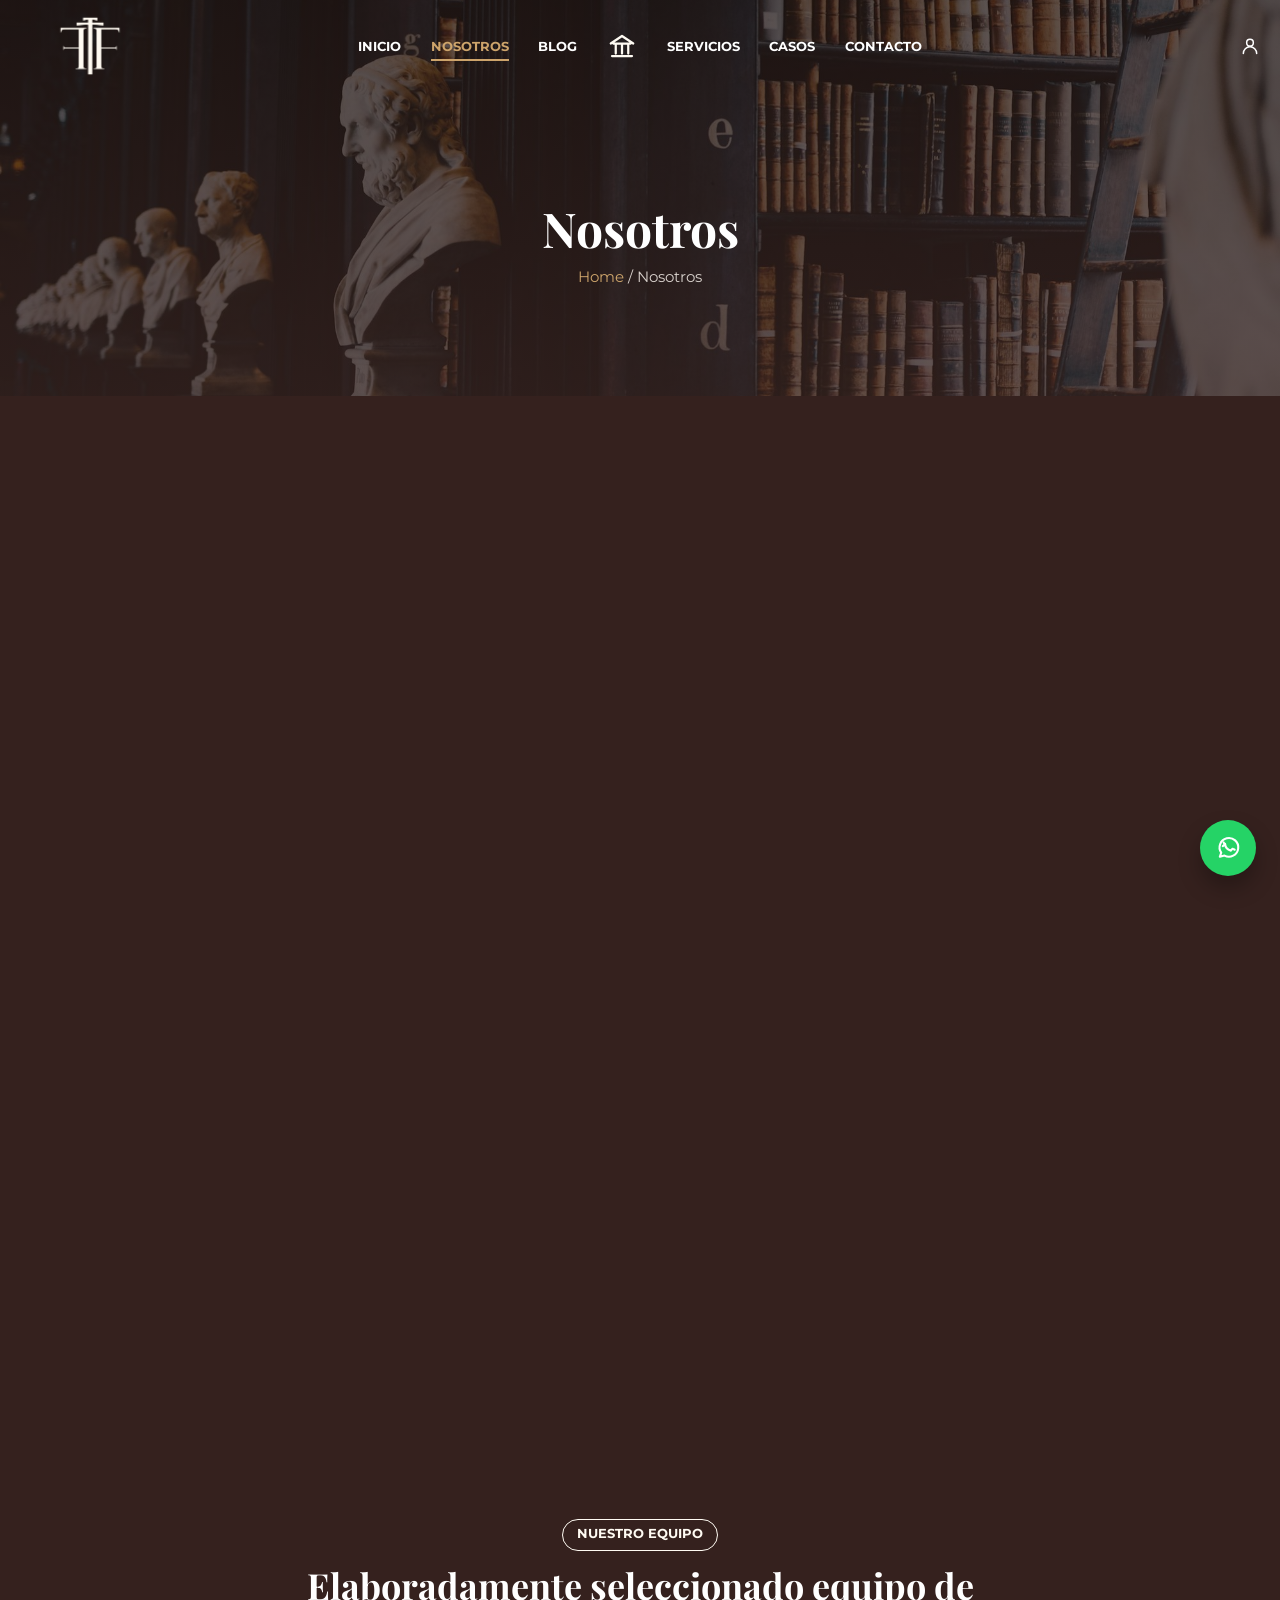
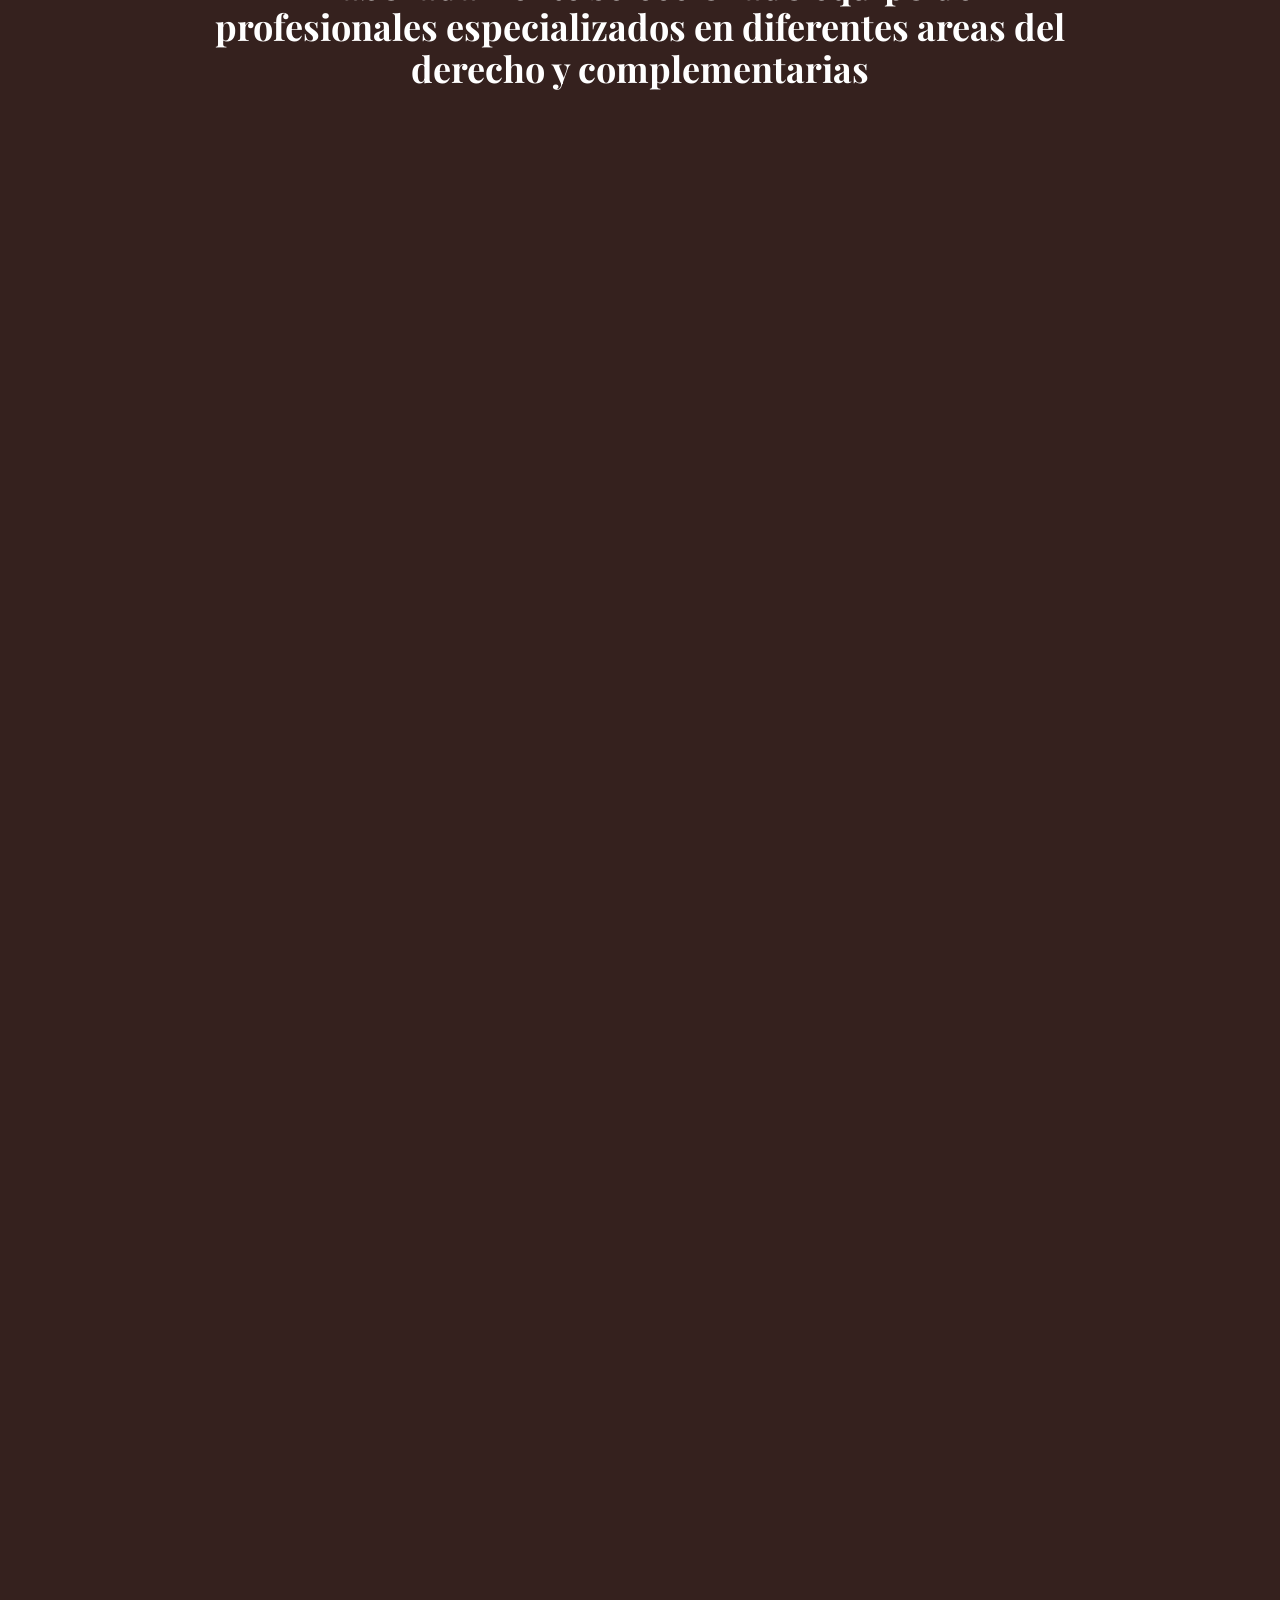
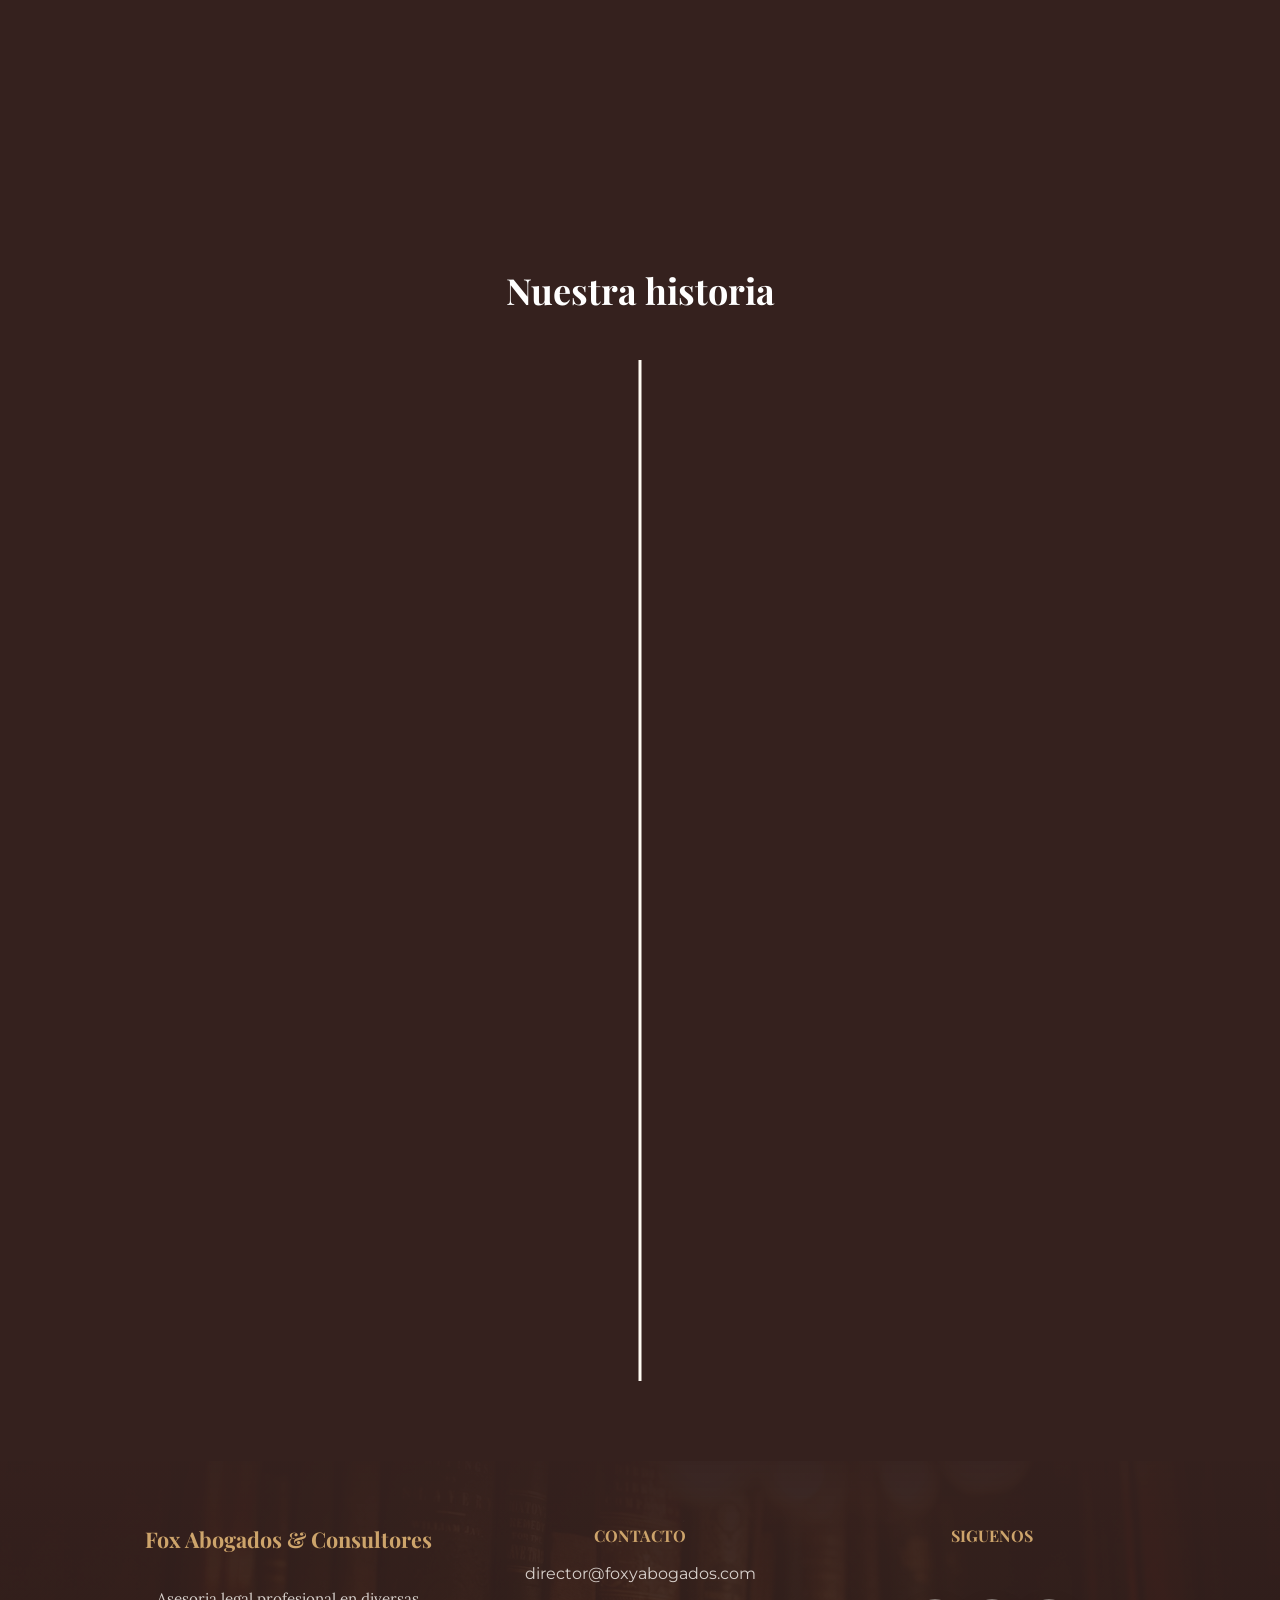
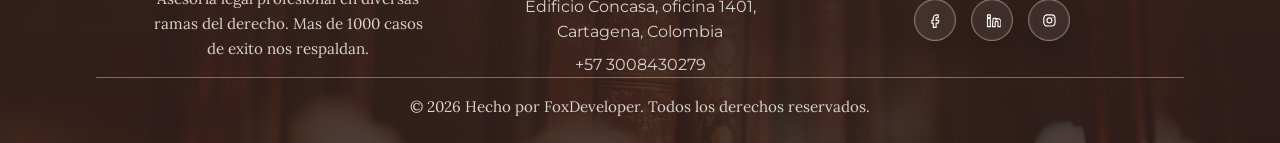
<file: nosotros.html>
<!DOCTYPE html>
<html lang="es">
<head>
  <meta charset="UTF-8">
  <meta name="viewport" content="width=device-width, initial-scale=1.0">
  <title>Nosotros | Fox Abogados & Consultores</title>
  <meta name="description" content="Conoce a Fox Abogados & Consultores, firma legal en Cartagena con experiencia en derecho policivo, civil, administrativo, laboral, penal y areas complementarias.">
  <meta property="og:title" content="Nosotros | Fox Abogados & Consultores">
  <meta property="og:description" content="Equipo profesional, trayectoria y valores de Fox Abogados & Consultores.">
  <meta property="og:type" content="website">
  <meta property="og:image" content="assets/img/isotipo-fox-beige.jpg">
  <meta name="twitter:card" content="summary_large_image">
  <meta name="twitter:title" content="Nosotros | Fox Abogados & Consultores">
  <meta name="twitter:description" content="Conoce el equipo y la historia de Fox Abogados & Consultores.">
  <link rel="icon" type="image/png" href="assets/img/logo-beige.png">
  <link rel="preconnect" href="https://fonts.googleapis.com">
  <link rel="preconnect" href="https://fonts.gstatic.com" crossorigin>
  <link href="https://fonts.googleapis.com/css2?family=Lora:wght@400;500;700&family=Montserrat:wght@300;400;600;700&family=Playfair+Display:wght@600;700&display=swap" rel="stylesheet">
  <link rel="stylesheet" href="assets/css/main.css">
  <script src="assets/js/main.js" defer></script>
</head>
<body>
  <div class="ScrollProgress" aria-hidden="true" data-scroll-progress></div>

  <!-- Iconos reutilizables del sitio -->
  <svg aria-hidden="true" class="IconSprite" focusable="false">
    <symbol id="icon-menu" viewBox="0 0 24 24"><path d="M4 7h16M4 12h16M4 17h16"></path></symbol>
    <symbol id="icon-close" viewBox="0 0 24 24"><path d="m6 6 12 12M18 6 6 18"></path></symbol>
    <symbol id="icon-landmark" viewBox="0 0 24 24"><path d="m3 10 9-6 9 6M5 10h14M7 10v8M12 10v8M17 10v8M4 20h16"></path></symbol>
    <symbol id="icon-user" viewBox="0 0 24 24"><path d="M12 12a4 4 0 1 0 0-8 4 4 0 0 0 0 8ZM4 21a8 8 0 0 1 16 0"></path></symbol>
    <symbol id="icon-whatsapp" viewBox="0 0 24 24"><path d="M5 19.5 6.2 16A8 8 0 1 1 9 18.5L5 19.5Z"></path><path d="M9.5 8.5c.2 3 2.1 5 5 5.8l1-1.3c.2-.3.6-.4.9-.2l1.3.7M8.2 7.2l.7 1.4c.2.3.1.7-.2.9l-1.2.9"></path></symbol>
    <symbol id="icon-instagram" viewBox="0 0 24 24"><rect x="4" y="4" width="16" height="16" rx="5"></rect><circle cx="12" cy="12" r="3.5"></circle><path d="M17 7.5h.1"></path></symbol>
    <symbol id="icon-facebook" viewBox="0 0 24 24"><path d="M14 8h2V4h-2a5 5 0 0 0-5 5v3H7v4h2v6h4v-6h3l1-4h-4V9a1 1 0 0 1 1-1Z"></path></symbol>
    <symbol id="icon-linkedin" viewBox="0 0 24 24"><path d="M5 9h4v12H5zM5 4h4v4H5zM13 9h4v2a4 4 0 0 1 7 3v7h-4v-6a2 2 0 0 0-4 0v6h-4z"></path></symbol>
    <symbol id="icon-shield" viewBox="0 0 24 24"><path d="M12 3 5 6v5c0 5 3 8 7 10 4-2 7-5 7-10V6Z"></path><path d="M12 9v4"></path><path d="M12 16h.1"></path></symbol>
    <symbol id="icon-scale" viewBox="0 0 24 24"><path d="M12 3v18M5 6h14M6 6l-3 7h6ZM18 6l-3 7h6ZM8 21h8"></path></symbol>
    <symbol id="icon-briefcase" viewBox="0 0 24 24"><path d="M9 6V5a2 2 0 0 1 2-2h2a2 2 0 0 1 2 2v1M4 7h16v14H4zM4 12h16"></path></symbol>
    <symbol id="icon-book" viewBox="0 0 24 24"><path d="M5 4h9a3 3 0 0 1 3 3v17a3 3 0 0 0-3-3H5z"></path><path d="M17 7h2v16"></path></symbol>
    <symbol id="icon-gavel" viewBox="0 0 24 24"><path d="m14 4 6 6M5 13l6 6M12 6l6 6-7 7-6-6Z"></path><path d="M3 21h9"></path></symbol>
    <symbol id="icon-arrow-up" viewBox="0 0 24 24"><path d="m12 19V5M6 11l6-6 6 6"></path></symbol>
  </svg>

  <!-- Header fijo con navegacion principal -->
  <header class="SiteHeader" data-site-header>
    <a class="SiteHeader-logo" href="index.html" title="Ir al inicio de Fox Abogados & Consultores" aria-label="Fox Abogados & Consultores">
      <img src="assets/img/logo-beige.png" alt="Isotipo de Fox Abogados & Consultores">
    </a>

    <button class="SiteHeader-toggle" type="button" title="Abrir menu principal" aria-controls="site-navigation" aria-expanded="false" data-menu-toggle>
      <svg class="Icon Icon--menu" aria-hidden="true"><use href="#icon-menu"></use></svg>
      <svg class="Icon Icon--close" aria-hidden="true"><use href="#icon-close"></use></svg>
    </button>

    <nav class="SiteHeader-nav" id="site-navigation" aria-label="Navegacion principal" data-site-nav>
      <ul class="SiteHeader-list">
        <li class="SiteHeader-item"><a class="SiteHeader-link" href="index.html" title="Ver inicio">Inicio</a></li>
        <li class="SiteHeader-item"><a class="SiteHeader-link is-active" href="nosotros.html" title="Ver nosotros">Nosotros</a></li>
        <li class="SiteHeader-item"><a class="SiteHeader-link" href="blog.html" title="Ver blog">Blog</a></li>
        <li class="SiteHeader-item SiteHeader-item--mark" aria-hidden="true"><svg class="Icon"><use href="#icon-landmark"></use></svg></li>
        <li class="SiteHeader-item"><a class="SiteHeader-link" href="servicios.html" title="Ver servicios">Servicios</a></li>
        <li class="SiteHeader-item"><a class="SiteHeader-link" href="casos.html" title="Ver casos">Casos</a></li>
        <li class="SiteHeader-item"><a class="SiteHeader-link" href="contacto.html" title="Ver contacto">Contacto</a></li>
      </ul>
    </nav>

    <a class="SiteHeader-user" href="contacto.html#formulario-contacto" title="Solicitar asesoria" aria-label="Solicitar asesoria">
      <svg class="Icon" aria-hidden="true"><use href="#icon-user"></use></svg>
    </a>
  </header>

  <main>
    <!-- Encabezado interno de pagina -->
    <section class="PageHero PageHero--about" aria-labelledby="page-title">
      <div class="PageHero-overlay">
        <h1 class="PageHero-title" id="page-title">Nosotros</h1>
        <p class="PageHero-breadcrumb"><a href="index.html" title="Ir al inicio">Home</a> / Nosotros</p>
      </div>
    </section>

    <!-- Presentacion institucional -->
    <section class="AboutCompany Section" aria-labelledby="company-title">
      <div class="Section-inner AboutCompany-inner">
        <figure class="AboutCompany-media RevealItem">
          <picture>
            <source srcset="assets/img/equipo-fox.jpg" media="(min-width: 48rem)">
            <img src="assets/img/equipo-fox.jpg" alt="Equipo profesional de Fox Abogados">
          </picture>
        </figure>

        <div class="AboutCompany-content RevealItem" data-reveal-delay="120">
          <span class="Eyebrow">Sobre nosotros</span>
          <h2 class="Section-title" id="company-title">Bienvenido a <span>Fox Abogados</span></h2>
          <p>En Fox Abogados y Consultores creemos que cada cliente merece una defensa solida, clara y efectiva. Tu defensa, nuestra mision no es solo una frase: es el compromiso que guia cada accion que tomamos.</p>
          <div class="FounderSignature">
            <img src="assets/img/logo-beige.png" alt="Firma visual de Fox Abogados">
            <p><strong>Rinaldi Fox</strong><span>CEO, Fundador</span></p>
          </div>
        </div>

        <aside class="SkillPanel RevealItem" data-reveal-delay="220" aria-labelledby="skills-title">
          <h2 class="SkillPanel-title" id="skills-title">Nuestras areas</h2>
          <p>Experiencia en diferentes ramas del derecho con resultados exitosos.</p>

          <ul class="SkillPanel-list">
            <li class="SkillPanel-item">
              <div class="SkillPanel-head">
                <span>Derecho empresarial</span>
              </div>
              <div class="SkillPanel-bar" role="progressbar" aria-label="Progreso en derecho empresarial" aria-valuemin="0" aria-valuemax="100" aria-valuenow="98"><span data-skill-progress="98"></span></div>
            </li>
            <li class="SkillPanel-item">
              <div class="SkillPanel-head">
                <span>Derecho de familia</span>
              </div>
              <div class="SkillPanel-bar" role="progressbar" aria-label="Progreso en derecho de familia" aria-valuemin="0" aria-valuemax="100" aria-valuenow="96"><span data-skill-progress="96"></span></div>
            </li>
            <li class="SkillPanel-item">
              <div class="SkillPanel-head">
                <span>Derecho penal</span>
              </div>
              <div class="SkillPanel-bar" role="progressbar" aria-label="Progreso en derecho penal" aria-valuemin="0" aria-valuemax="100" aria-valuenow="94"><span data-skill-progress="94"></span></div>
            </li>
            <li class="SkillPanel-item">
              <div class="SkillPanel-head">
                <span>Derecho laboral</span>
              </div>
              <div class="SkillPanel-bar" role="progressbar" aria-label="Progreso en derecho laboral" aria-valuemin="0" aria-valuemax="100" aria-valuenow="92"><span data-skill-progress="92"></span></div>
            </li>
          </ul>
        </aside>
      </div>
    </section>

    <!-- Razones para elegir la firma -->
    <section class="WhyChoose Section" aria-labelledby="why-title">
      <div class="Section-inner">
        <h2 class="Section-title Section-title--center RevealItem" id="why-title">Por que elegir Fox Abogados para tu asistencia legal</h2>
        <p class="Section-lead RevealItem" data-reveal-delay="100">Brindamos soluciones legales con excelencia, compromiso y transparencia.</p>

        <ul class="WhyChoose-grid">
          <li class="WhyChoose-card RevealItem" data-reveal-delay="0" data-tilt-card>
            <svg class="Icon" aria-hidden="true"><use href="#icon-gavel"></use></svg>
            <h3>Abogados legales</h3>
            <p>Abogados expertos con trayectoria en multiples areas del derecho.</p>
          </li>
          <li class="WhyChoose-card RevealItem" data-reveal-delay="120" data-tilt-card>
            <svg class="Icon" aria-hidden="true"><use href="#icon-briefcase"></use></svg>
            <h3>Anos de experiencia</h3>
            <p>Mas de 35 anos defendiendo con exito a nuestros clientes.</p>
          </li>
          <li class="WhyChoose-card RevealItem" data-reveal-delay="240" data-tilt-card>
            <svg class="Icon" aria-hidden="true"><use href="#icon-shield"></use></svg>
            <h3>Asesoria confiable</h3>
            <p>Actuamos con etica, transparencia y altos estandares profesionales.</p>
          </li>
        </ul>
      </div>
    </section>

    <!-- Equipo completo -->
    <section class="TeamGrid Section" aria-labelledby="team-grid-title">
      <div class="Section-inner">
        <span class="Eyebrow Eyebrow--center">Nuestro equipo</span>
        <h2 class="Section-title Section-title--center" id="team-grid-title">Elaboradamente seleccionado equipo de profesionales especializados en diferentes areas del derecho y complementarias</h2>

        <ul class="TeamGrid-list">
          <li class="TeamGrid-card RevealItem" data-reveal-delay="0" data-team-card>
            <img src="assets/img/rinaldi-card.jpg" alt="Rinaldi Fox Morillo">
            <h3>Rinaldi Fox Morillo</h3>
            <p>CEO</p>
          </li>
          <li class="TeamGrid-card RevealItem" data-reveal-delay="80" data-team-card>
            <img src="assets/img/equipo-justicia.jpg" alt="Estatua de la justicia, imagen de referencia para Lilieth Chavez">
            <h3>Lilieth Chavez</h3>
            <p>Especialista en contratacion estatal</p>
          </li>
          <li class="TeamGrid-card RevealItem" data-reveal-delay="160" data-team-card>
            <img src="assets/img/brandon-card.jpg" alt="Brandon Fox Sierra">
            <h3>Brandon Fox Sierra</h3>
            <p>Especialista en derecho administrativo</p>
          </li>
          <li class="TeamGrid-card RevealItem" data-reveal-delay="240" data-team-card>
            <img src="assets/img/equipo-libros.jpg" alt="Libros de derecho, imagen de referencia para Jaime Ospino">
            <h3>Jaime Ospino</h3>
            <p>Especialista en derecho internacional</p>
          </li>
          <li class="TeamGrid-card RevealItem" data-reveal-delay="320" data-team-card>
            <img src="assets/img/sebastian-card.jpg" alt="Sebastian Fox Sierra">
            <h3>Sebastian Fox Sierra</h3>
            <p>Desarrollador FrontEnd</p>
          </li>
          <li class="TeamGrid-card RevealItem" data-reveal-delay="400" data-team-card>
            <img src="assets/img/edward-card.jpg" alt="Edward Fox">
            <h3>Edward Fox</h3>
            <p>Especialista en redes y ciberseguridad</p>
          </li>
          <li class="TeamGrid-card RevealItem" data-reveal-delay="480" data-team-card>
            <img src="assets/img/equipo-mazo.jpg" alt="Mazo de juez, imagen de referencia para Andres Lugo">
            <h3>Andres Lugo</h3>
            <p>Auditoria en sistema de gestion integrado</p>
          </li>
          <li class="TeamGrid-card RevealItem" data-reveal-delay="560" data-team-card>
            <img src="assets/img/angie-del-castillo.jpg" alt="Angie del Castillo">
            <h3>Angie del Castillo</h3>
            <p>Abogada</p>
          </li>
          <li class="TeamGrid-card RevealItem" data-reveal-delay="640" data-team-card>
            <img src="assets/img/karina-sandoval.jpg" alt="Karina Sandoval">
            <h3>Karina Sandoval</h3>
            <p>Abogada</p>
          </li>
          <li class="TeamGrid-card RevealItem" data-reveal-delay="720" data-team-card>
            <img src="assets/img/boris-batista.jpg" alt="Boris Batista">
            <h3>Boris Batista</h3>
            <p>Master en derecho penal</p>
          </li>
          <li class="TeamGrid-card RevealItem" data-reveal-delay="800" data-team-card>
            <img src="assets/img/ruben-martinez.jpg" alt="Rubén Darío Martínez Castellar">
            <h3>Rubén Darío Martínez Castellar</h3>
            <p>Especialista en derecho urbanístico y ordenamiento territorial</p>
            <button class="TeamGrid-profileButton" type="button" title="Ver perfil de Rubén Darío Martínez Castellar" data-profile-open="ruben">Ver perfil</button>
          </li>
          <li class="TeamGrid-card RevealItem" data-reveal-delay="880" data-team-card>
            <img src="assets/img/julio-pereira.jpg" alt="Julio Enrique Pereira Toscano">
            <h3>Julio Enrique Pereira Toscano</h3>
            <p>Consultor empresarial, gerente de proyectos y oficial de cumplimiento externo</p>
            <button class="TeamGrid-profileButton" type="button" title="Ver perfil de Julio Enrique Pereira Toscano" data-profile-open="julio">Ver perfil</button>
          </li>
        </ul>
      </div>
    </section>

    <!-- Casos de estudio con modal -->
    <section class="CaseStudies Section" aria-labelledby="cases-title">
      <div class="Section-inner">
        <h2 class="Section-title Section-title--center RevealItem" id="cases-title">Casos De Estudio Recientes</h2>

        <ul class="CaseStudies-grid">
          <li class="CaseStudies-card CaseStudies-card--traffic RevealItem" data-reveal-delay="0">
            <button type="button" title="Ver detalle de Traffic Tickets" data-case-open="traffic">
              <img src="assets/img/isotipo-fox-beige.jpg" alt="Isotipo de Fox Abogados">
              <span><strong>Traffic Tickets</strong><em>Criminal Lawyer</em></span>
            </button>
          </li>
          <li class="CaseStudies-card CaseStudies-card--insurance RevealItem" data-reveal-delay="120">
            <button type="button" title="Ver detalle de Insurance Defense" data-case-open="insurance">
              <img src="assets/img/isotipo-fox-beige.jpg" alt="Isotipo de Fox Abogados">
              <span><strong>Insurance Defense</strong><em>Banking & Finance</em></span>
            </button>
          </li>
          <li class="CaseStudies-card CaseStudies-card--health RevealItem" data-reveal-delay="240">
            <button type="button" title="Ver detalle de One More Case Won" data-case-open="health">
              <img src="assets/img/isotipo-fox-beige.jpg" alt="Isotipo de Fox Abogados">
              <span><strong>One More Case Won</strong><em>Health Law</em></span>
            </button>
          </li>
          <li class="CaseStudies-card CaseStudies-card--criminal RevealItem" data-reveal-delay="360">
            <button type="button" title="Ver detalle de Criminal Justice" data-case-open="criminal">
              <img src="assets/img/isotipo-fox-beige.jpg" alt="Isotipo de Fox Abogados">
              <span><strong>Criminal Justice</strong><em>Business Company</em></span>
            </button>
          </li>
        </ul>
      </div>
    </section>

    <!-- Linea de tiempo institucional -->
    <section class="HistoryTimeline Section" aria-labelledby="history-title">
      <div class="Section-inner">
        <h2 class="Section-title Section-title--center" id="history-title">Nuestra historia</h2>
        <ol class="HistoryTimeline-list">
          <li class="HistoryTimeline-item RevealItem"><span>1995</span><h3>Inicio</h3><p>Inicio mi carrera de abogado como servidor publico, donde adquiri gran experiencia y reconocimiento.</p></li>
          <li class="HistoryTimeline-item RevealItem" data-reveal-delay="100"><span>2001</span><h3>Fundacion</h3><p>La empresa se funda como resultado de una decision consciente: llevar la vocacion de servicio y la experiencia institucional a un proyecto propio con proposito.</p></li>
          <li class="HistoryTimeline-item RevealItem" data-reveal-delay="200"><span>2011</span><h3>Expansion</h3><p>Se desarrolla una fase de expansion, fortaleciendo capacidades internas y ampliando el alcance de los servicios.</p></li>
          <li class="HistoryTimeline-item RevealItem" data-reveal-delay="300"><span>2019</span><h3>Presencia local</h3><p>Participacion activa y constante en el mercado local, con el fortalecimiento de relaciones estrategicas en la region y la gestion de mas de 1,000 procesos a nivel local y nacional.</p></li>
          <li class="HistoryTimeline-item RevealItem" data-reveal-delay="400"><span>2025</span><h3>Presente</h3><p>Nos consolidamos como una firma de referencia en asesoria legal en Colombia.</p></li>
        </ol>
      </div>
    </section>
  </main>

  <dialog class="CaseModal" data-case-modal aria-labelledby="case-modal-title">
    <button class="CaseModal-close" type="button" title="Cerrar caso" aria-label="Cerrar caso" data-case-close>
      <svg class="Icon" aria-hidden="true"><use href="#icon-close"></use></svg>
    </button>
    <p class="CaseModal-eyebrow" data-case-category>Derecho</p>
    <h2 class="CaseModal-title" id="case-modal-title" data-case-title>Caso</h2>
    <p class="CaseModal-copy" data-case-copy>Detalle del caso.</p>
    <a class="Button Button--cream" href="https://wa.me/573008430279" title="Consultar un caso similar por WhatsApp" data-advice-whatsapp="Hola, quiero consultar un caso similar con Fox Abogados & Consultores.">Consultar un caso similar</a>
  </dialog>

  <!-- Perfil ampliado de integrantes del equipo -->
  <dialog class="CaseModal ProfileModal" data-profile="ruben" aria-labelledby="profile-ruben-title">
    <button class="CaseModal-close" type="button" title="Cerrar perfil" aria-label="Cerrar perfil" data-profile-close>
      <svg class="Icon" aria-hidden="true"><use href="#icon-close"></use></svg>
    </button>
    <div class="ProfileModal-header">
      <img class="ProfileModal-photo" src="assets/img/ruben-martinez.jpg" alt="Rubén Darío Martínez Castellar">
      <div>
        <p class="CaseModal-eyebrow">Ordenamiento territorial, gestión del riesgo y derecho urbanístico</p>
        <h2 class="CaseModal-title" id="profile-ruben-title">Rubén Darío Martínez Castellar</h2>
      </div>
    </div>

    <div class="ProfileModal-body">
      <h3>Perfil</h3>
      <p>Abogado con más de 15 años de experiencia certificada en ordenamiento territorial y derecho urbanístico, con trayectoria en la formulación, revisión e implementación de Planes de Ordenamiento Territorial (POT / PBOT / EOT) y planificación intermedia: Planes Parciales y Unidades de Planificación Rural (UPR).</p>
      <p>Ha asesorado entidades territoriales, corporaciones autónomas regionales, firmas consultoras y actores privados en procesos de planificación territorial, gestión del riesgo, adaptación normativa y estructuración de instrumentos urbanísticos en el Distrito de Cartagena de Indias y en municipios de Bolívar, Sucre, Magdalena y Norte de Santander.</p>

      <h3>Áreas de especialización</h3>
      <ul>
        <li>Derecho urbanístico y ordenamiento territorial y ambiental.</li>
        <li>Formulación y revisión de POT, PBOT y EOT.</li>
        <li>Planes Parciales y Unidades de Planificación Rural.</li>
        <li>Gestión del riesgo e incorporación del cambio climático en instrumentos territoriales.</li>
        <li>Licenciamiento urbanístico.</li>
        <li>Normativa ambiental aplicada al desarrollo territorial.</li>
        <li>Estudios de títulos inmobiliarios con enfoque espacial (SIG).</li>
        <li>Asuntos prediales: rectificación de linderos, saneamiento de la propiedad y procesos de pertenencia.</li>
      </ul>

      <h3>Experiencia relevante</h3>
      <ul>
        <li>Asesor jurídico en más de veinte (20) procesos de formulación, revisión y ajuste de instrumentos de ordenamiento territorial.</li>
        <li>Revisión y modificación excepcional del POT del Distrito de Cartagena de Indias.</li>
        <li>Revisión y ajuste de POT en Ocaña, Mompox, Magangué y Turbaco.</li>
        <li>Formulación de Planes Parciales en Turbaco, Turbana, Arjona y Cartagena.</li>
        <li>Evaluación del servicio y desempeño de los Curadores Urbanos 1 y 2 de Cartagena de Indias.</li>
      </ul>

      <h3>Formación académica</h3>
      <ul>
        <li>Abogado, Fundación Tecnológica Antonio de Arévalo (TECNAR), en convenio con la Corporación Universitaria de la Costa (CUC).</li>
        <li>Curso de Profundización en Ordenamiento Ambiental del Territorio, Universidad Externado de Colombia (2024).</li>
        <li>Curso de Formación Pedagógica Básica, SENA Regional Cartagena.</li>
      </ul>
    </div>

    <a class="Button Button--cream" href="https://wa.me/573008430279" title="Agendar asesoría en derecho urbanístico por WhatsApp" data-advice-whatsapp="Hola, quiero una asesoria en derecho urbanistico y ordenamiento territorial con Fox Abogados & Consultores.">Agendar asesoría</a>
  </dialog>

  <dialog class="CaseModal ProfileModal" data-profile="julio" aria-labelledby="profile-julio-title">
    <button class="CaseModal-close" type="button" title="Cerrar perfil" aria-label="Cerrar perfil" data-profile-close>
      <svg class="Icon" aria-hidden="true"><use href="#icon-close"></use></svg>
    </button>
    <div class="ProfileModal-header">
      <img class="ProfileModal-photo" src="assets/img/julio-pereira.jpg" alt="Julio Enrique Pereira Toscano">
      <div>
        <p class="CaseModal-eyebrow">Gerencia, consultoría y cumplimiento</p>
        <h2 class="CaseModal-title" id="profile-julio-title">Julio Enrique Pereira Toscano</h2>
      </div>
    </div>

    <div class="ProfileModal-body">
      <h3>Perfil</h3>
      <p>Administrador de Empresas con título de Especialista en Gerencia de Proyectos y más de 25 años dedicados a la administración de organizaciones públicas y privadas de ocho sectores. Ha liderado y acompañado procesos de planeación, presupuesto, contratación, compras, logística, gestión documental y reportes ejecutivos, integrando esa base de gerencia y consultoría con el cumplimiento normativo y la gestión de riesgos LA/FT/FPADM.</p>
      <p>Su enfoque: entender la necesidad de la empresa y traducirla en un plan, un proceso o un sistema que se pueda ejecutar y controlar.</p>

      <h3>Servicios</h3>
      <ul>
        <li><strong>Gerencia y dirección de proyectos:</strong> planeación, alcance y cronogramas; control de presupuesto y avance; gestión contractual e interventoría; coordinación de equipos y actores.</li>
        <li><strong>Consultoría y gestión empresarial:</strong> diagnóstico organizacional, planeación estratégica, compras, inventarios y logística, formación de equipos y manuales de políticas y procedimientos.</li>
        <li><strong>Cumplimiento normativo y gestión de riesgos:</strong> diseño e implementación de sistemas SAGRILAFT y SARLAFT, oficial de cumplimiento externo, debida diligencia de contrapartes (KYC/AML) y capacitación a directivos y equipos.</li>
      </ul>

      <h3>Experiencia destacada</h3>
      <ul>
        <li>Responsable Administrativo del consorcio de interventoría integral (Consorcio Intercarceles / Consorcio Tunal Salud Futura) de la concesión Cárcel Metropolitana para Sindicados de Medellín, por COP 675.013 millones (2024 – actualidad).</li>
        <li>Oficial de Cumplimiento Externo y Auditor de Riesgos, consultor independiente para el sector real y financiero (2023 – actualidad).</li>
        <li>Formulación, ejecución y seguimiento del presupuesto distrital en la Alcaldía de Cartagena (2012 – 2015).</li>
        <li>Planeación administrativa en el Proyecto Hidrofonías (IPJS – Obra Magna SAS, en alianza con EPM) e informes ejecutivos para la Gobernación de San Andrés (2022 – 2023).</li>
        <li>Supervisión de operaciones portuarias en Sociedad Portuaria Puerto Bahía y más de 50 eventos corporativos nacionales e internacionales con Gematours.</li>
        <li>Jefe de Compras del Proyecto Drummond Mine con NAPA Quality Parts (2002 – 2004).</li>
      </ul>

      <h3>Formación académica</h3>
      <ul>
        <li>Especialización en Gerencia de Proyectos, Corporación Universitaria Minuto de Dios (2020).</li>
        <li>Administrador de Empresas, Corporación Universitaria Rafael Núñez (2002).</li>
        <li>Oficial de Cumplimiento y Auditor en Gestión de Riesgos LA/FT/FPADM y Diplomado en SARLAFT (150 h), Corporación Universitaria de Cataluña (2025).</li>
        <li>Diplomados en SARLAFT, Oficial de Cumplimiento y Oficial de Cumplimiento Avanzado (120 h cada uno), Politécnico de Suramérica (2025).</li>
        <li>Idoneidad de Oficial de Cumplimiento para el sector transporte, American Council (2026), y e-learning «Sistema ALA/CFT/CFP» de la UIAF (2025).</li>
      </ul>
    </div>

    <a class="Button Button--cream" href="https://wa.me/573008430279" title="Agendar asesoría en consultoría y cumplimiento por WhatsApp" data-advice-whatsapp="Hola, quiero una asesoria en gerencia de proyectos, consultoria empresarial o cumplimiento SAGRILAFT/SARLAFT con Fox Abogados & Consultores.">Agendar asesoría</a>
  </dialog>

  <!-- Footer de contacto y redes -->
  <footer class="SiteFooter" id="contacto">
    <div class="Section-inner SiteFooter-inner">
      <section class="SiteFooter-column" aria-labelledby="footer-brand">
        <h2 class="SiteFooter-title" id="footer-brand">Fox Abogados & Consultores</h2>
        <p>Asesoria legal profesional en diversas ramas del derecho. Mas de 1000 casos de exito nos respaldan.</p>
      </section>

      <section class="SiteFooter-column" aria-labelledby="footer-contact">
        <h2 class="SiteFooter-heading" id="footer-contact">Contacto</h2>
        <address class="SiteFooter-address">
          <a href="mailto:director@foxyabogados.com" title="Enviar correo a Fox Abogados">director@foxyabogados.com</a>
          <span>Edificio Concasa, oficina 1401, Cartagena, Colombia</span>
          <a href="tel:+573008430279" title="Llamar a Fox Abogados">+57 3008430279</a>
        </address>
      </section>

      <section class="SiteFooter-column" aria-labelledby="footer-social">
        <h2 class="SiteFooter-heading" id="footer-social">Siguenos</h2>
        <div class="SiteFooter-social">
          <a class="SocialLink SocialLink--footer" href="https://www.facebook.com/" title="Facebook de Fox Abogados" target="_blank" rel="noreferrer" data-magnetic-link><svg class="Icon" aria-hidden="true"><use href="#icon-facebook"></use></svg></a>
          <a class="SocialLink SocialLink--footer" href="https://www.linkedin.com/" title="LinkedIn de Fox Abogados" target="_blank" rel="noreferrer" data-magnetic-link><svg class="Icon" aria-hidden="true"><use href="#icon-linkedin"></use></svg></a>
          <a class="SocialLink SocialLink--footer" href="https://www.instagram.com/fox_abogados/" title="Instagram de Fox Abogados" target="_blank" rel="noreferrer" data-magnetic-link><svg class="Icon" aria-hidden="true"><use href="#icon-instagram"></use></svg></a>
        </div>
      </section>
    </div>

    <p class="SiteFooter-copy">&copy; 2026 Hecho por FoxDeveloper. Todos los derechos reservados.</p>
  </footer>

  <button class="BackTop" type="button" title="Volver al inicio" aria-label="Volver al inicio" data-back-top>
    <svg class="Icon" aria-hidden="true"><use href="#icon-arrow-up"></use></svg>
  </button>

  <a class="WhatsAppButton" href="https://wa.me/573008430279" title="Escribir a Fox Abogados por WhatsApp" target="_blank" rel="noreferrer" aria-label="Escribir por WhatsApp">
    <svg class="Icon" aria-hidden="true"><use href="#icon-whatsapp"></use></svg>
  </a>
</body>
</html>
</file>
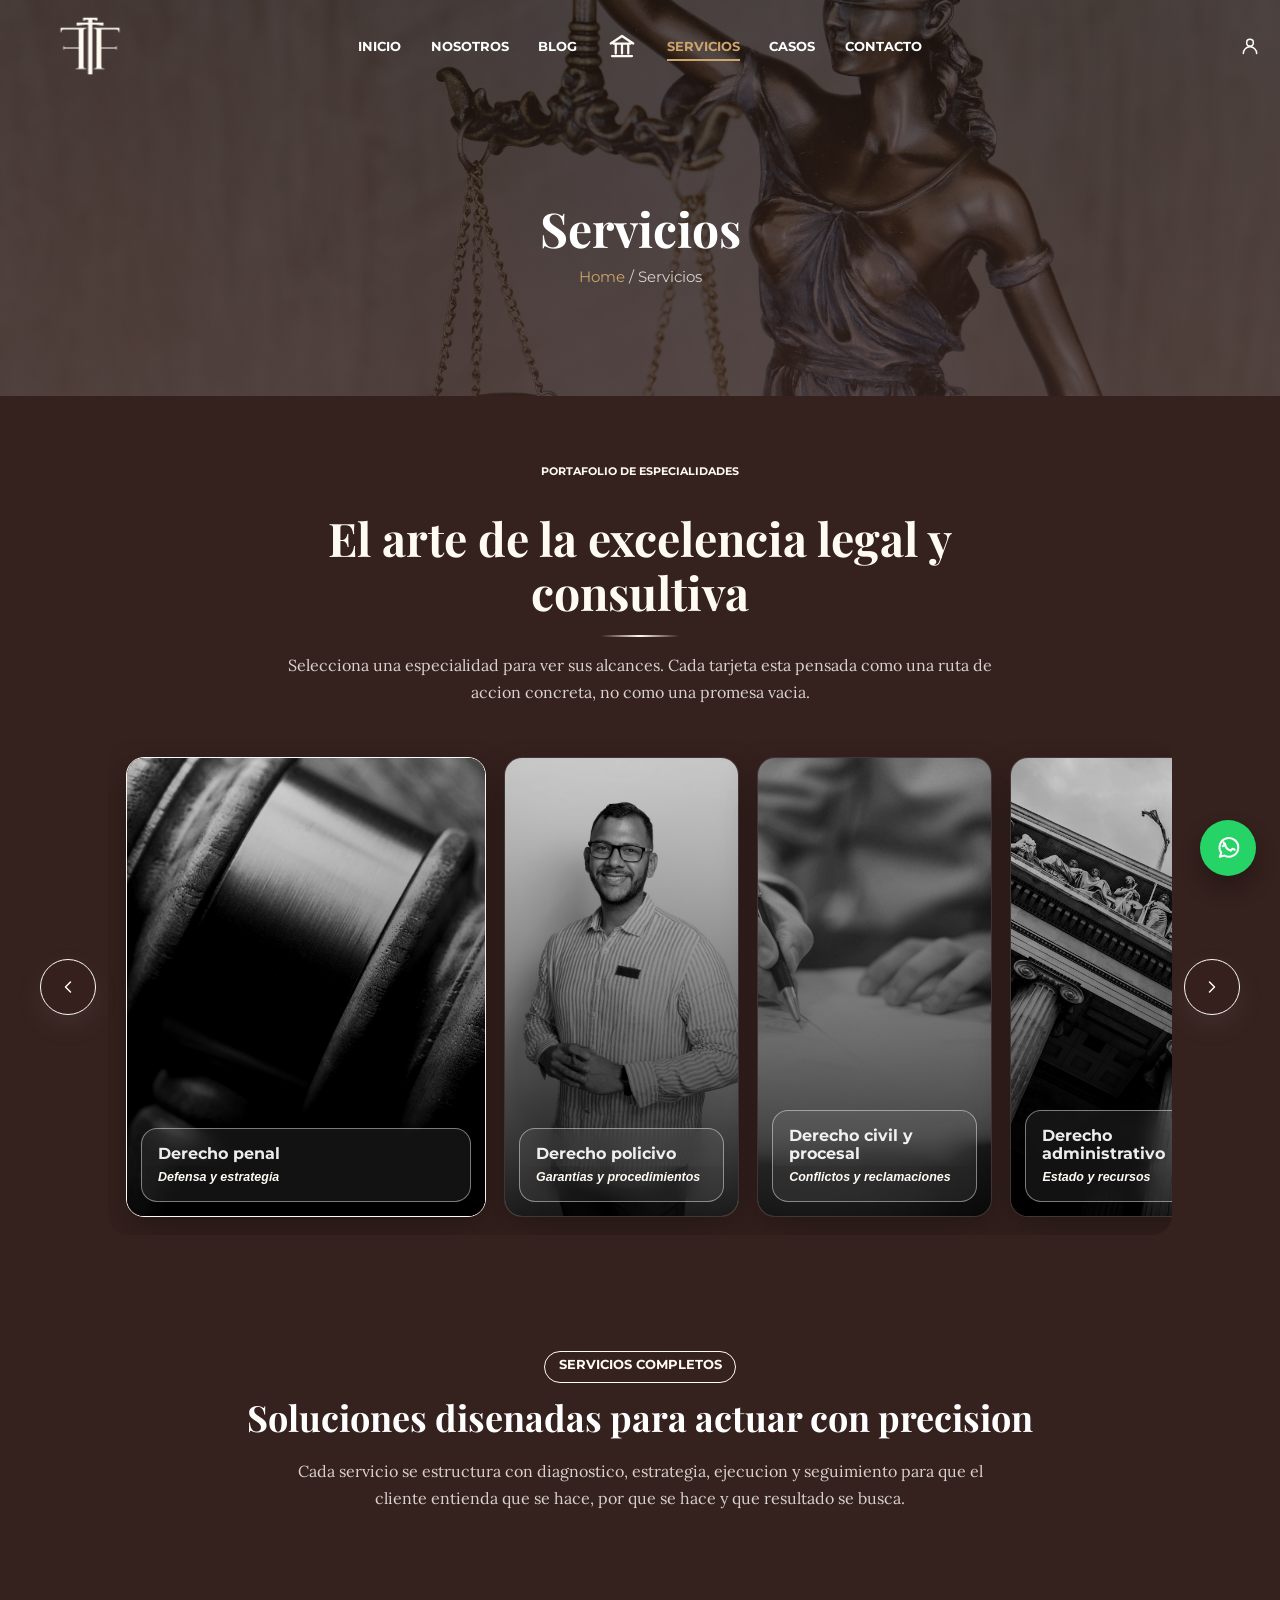
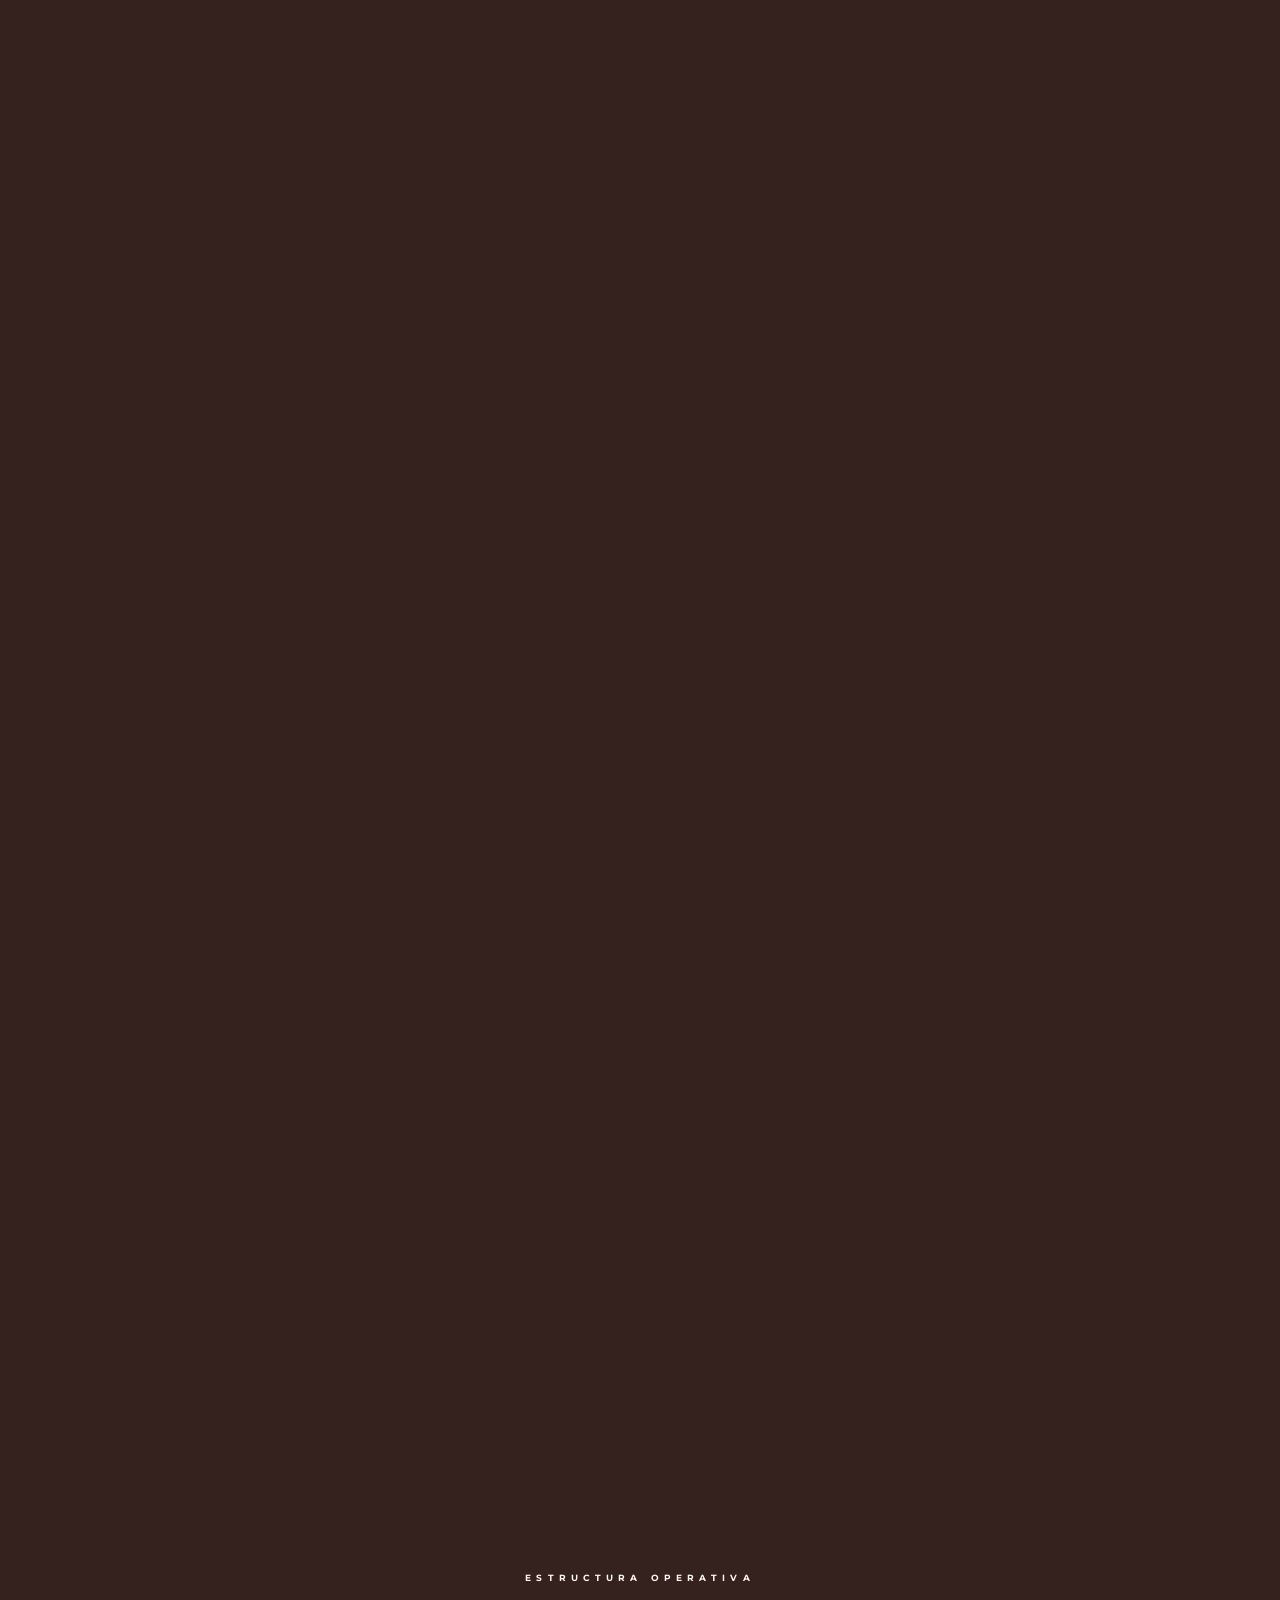
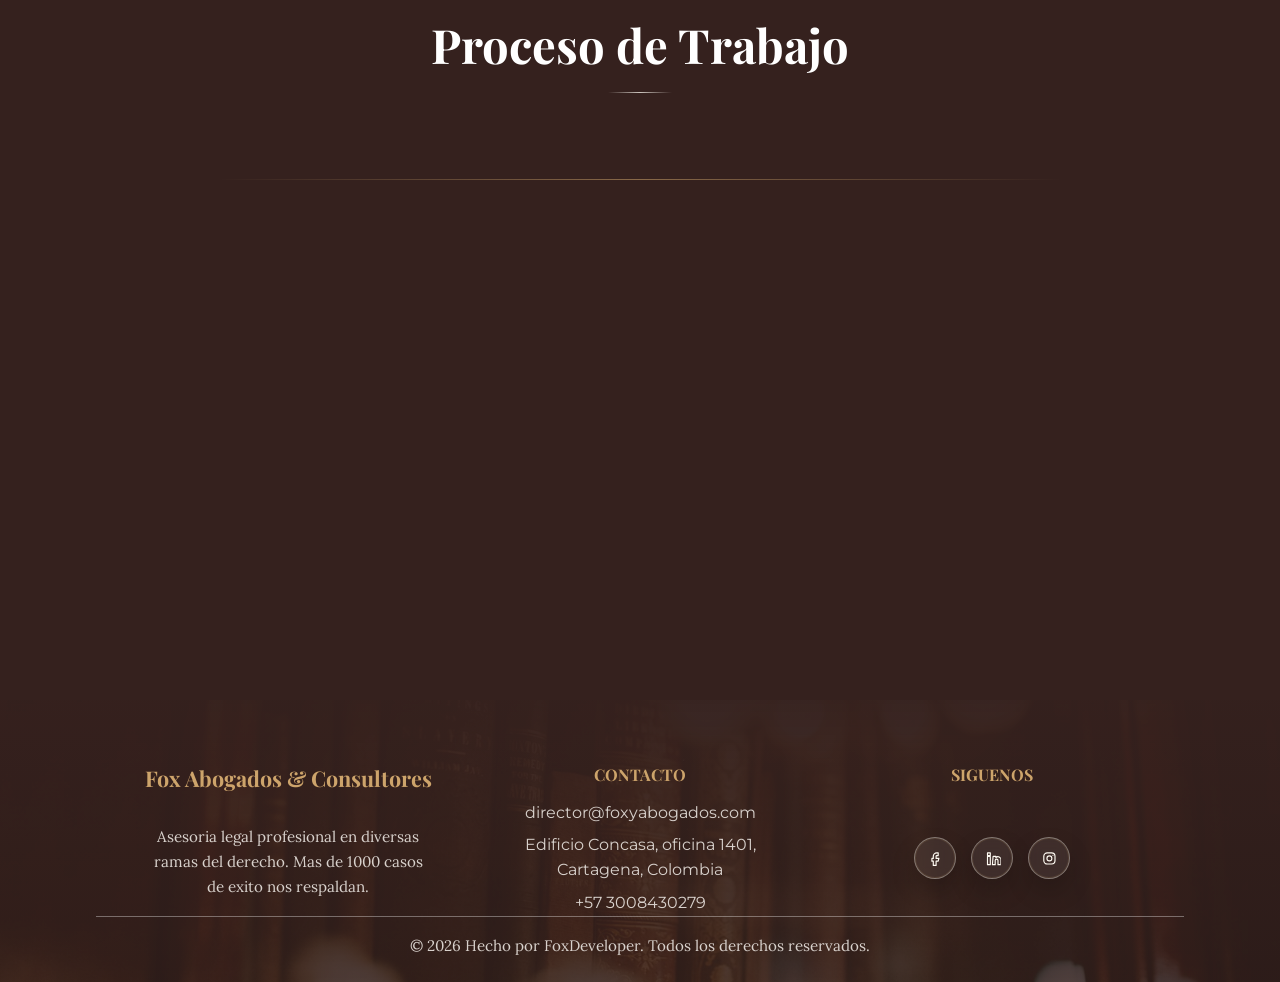
<file: servicios.html>
<!DOCTYPE html>
<html lang="es">
<head>
  <meta charset="UTF-8">
  <meta name="viewport" content="width=device-width, initial-scale=1.0">
  <title>Servicios | Fox Abogados & Consultores</title>
  <meta name="description" content="Servicios juridicos y consultoria integral de Fox Abogados & Consultores: derecho penal, policivo, civil, administrativo, laboral, insolvencia, tecnologia, contaduria, marketing, SST y recursos humanos.">
  <meta property="og:title" content="Servicios | Fox Abogados & Consultores">
  <meta property="og:description" content="Portafolio de especialidades legales y complementarias de Fox Abogados & Consultores.">
  <meta property="og:type" content="website">
  <meta property="og:image" content="assets/img/isotipo-fox-beige.jpg">
  <meta name="twitter:card" content="summary_large_image">
  <meta name="twitter:title" content="Servicios | Fox Abogados & Consultores">
  <meta name="twitter:description" content="Soluciones legales y consultoria profesional para personas, empresas y organizaciones.">
  <link rel="icon" type="image/png" href="assets/img/logo-beige.png">
  <link rel="preconnect" href="https://fonts.googleapis.com">
  <link rel="preconnect" href="https://fonts.gstatic.com" crossorigin>
  <link href="https://fonts.googleapis.com/css2?family=Lora:wght@400;500;700&family=Montserrat:wght@300;400;600;700&family=Playfair+Display:wght@600;700&display=swap" rel="stylesheet">
  <link rel="stylesheet" href="assets/css/main.css">
  <script src="assets/js/main.js" defer></script>
</head>
<body>
  <div class="ScrollProgress" aria-hidden="true" data-scroll-progress></div>

  <!-- Iconos reutilizables del sitio -->
  <svg aria-hidden="true" class="IconSprite" focusable="false">
    <symbol id="icon-menu" viewBox="0 0 24 24"><path d="M4 7h16M4 12h16M4 17h16"></path></symbol>
    <symbol id="icon-close" viewBox="0 0 24 24"><path d="m6 6 12 12M18 6 6 18"></path></symbol>
    <symbol id="icon-landmark" viewBox="0 0 24 24"><path d="m3 10 9-6 9 6M5 10h14M7 10v8M12 10v8M17 10v8M4 20h16"></path></symbol>
    <symbol id="icon-user" viewBox="0 0 24 24"><path d="M12 12a4 4 0 1 0 0-8 4 4 0 0 0 0 8ZM4 21a8 8 0 0 1 16 0"></path></symbol>
    <symbol id="icon-whatsapp" viewBox="0 0 24 24"><path d="M5 19.5 6.2 16A8 8 0 1 1 9 18.5L5 19.5Z"></path><path d="M9.5 8.5c.2 3 2.1 5 5 5.8l1-1.3c.2-.3.6-.4.9-.2l1.3.7M8.2 7.2l.7 1.4c.2.3.1.7-.2.9l-1.2.9"></path></symbol>
    <symbol id="icon-instagram" viewBox="0 0 24 24"><rect x="4" y="4" width="16" height="16" rx="5"></rect><circle cx="12" cy="12" r="3.5"></circle><path d="M17 7.5h.1"></path></symbol>
    <symbol id="icon-facebook" viewBox="0 0 24 24"><path d="M14 8h2V4h-2a5 5 0 0 0-5 5v3H7v4h2v6h4v-6h3l1-4h-4V9a1 1 0 0 1 1-1Z"></path></symbol>
    <symbol id="icon-linkedin" viewBox="0 0 24 24"><path d="M5 9h4v12H5zM5 4h4v4H5zM13 9h4v2a4 4 0 0 1 7 3v7h-4v-6a2 2 0 0 0-4 0v6h-4z"></path></symbol>
    <symbol id="icon-shield" viewBox="0 0 24 24"><path d="M12 3 5 6v5c0 5 3 8 7 10 4-2 7-5 7-10V6Z"></path><path d="M12 9v4"></path><path d="M12 16h.1"></path></symbol>
    <symbol id="icon-scale" viewBox="0 0 24 24"><path d="M12 3v18M5 6h14M6 6l-3 7h6ZM18 6l-3 7h6ZM8 21h8"></path></symbol>
    <symbol id="icon-briefcase" viewBox="0 0 24 24"><path d="M9 6V5a2 2 0 0 1 2-2h2a2 2 0 0 1 2 2v1M4 7h16v14H4zM4 12h16"></path></symbol>
    <symbol id="icon-book" viewBox="0 0 24 24"><path d="M5 4h9a3 3 0 0 1 3 3v17a3 3 0 0 0-3-3H5z"></path><path d="M17 7h2v16"></path></symbol>
    <symbol id="icon-gavel" viewBox="0 0 24 24"><path d="m14 4 6 6M5 13l6 6M12 6l6 6-7 7-6-6Z"></path><path d="M3 21h9"></path></symbol>
    <symbol id="icon-code" viewBox="0 0 24 24"><path d="m8 9-4 3 4 3M16 9l4 3-4 3M14 4l-4 16"></path></symbol>
    <symbol id="icon-chart" viewBox="0 0 24 24"><path d="M4 19V5M4 19h17M8 16v-5M13 16V8M18 16v-9"></path></symbol>
    <symbol id="icon-users" viewBox="0 0 24 24"><path d="M16 21v-2a4 4 0 0 0-4-4H7a4 4 0 0 0-4 4v2M9.5 11a4 4 0 1 0 0-8 4 4 0 0 0 0 8ZM21 21v-2a3.5 3.5 0 0 0-3-3.46M16 3.13a4 4 0 0 1 0 7.75"></path></symbol>
    <symbol id="icon-check" viewBox="0 0 24 24"><path d="m5 13 4 4L19 7"></path></symbol>
    <symbol id="icon-chevron-left" viewBox="0 0 24 24"><path d="m15 18-6-6 6-6"></path></symbol>
    <symbol id="icon-chevron-right" viewBox="0 0 24 24"><path d="m9 18 6-6-6-6"></path></symbol>
    <symbol id="icon-arrow-up" viewBox="0 0 24 24"><path d="m12 19V5M6 11l6-6 6 6"></path></symbol>
  </svg>

  <!-- Header fijo con navegacion principal -->
  <header class="SiteHeader" data-site-header>
    <a class="SiteHeader-logo" href="index.html" title="Ir al inicio de Fox Abogados & Consultores" aria-label="Fox Abogados & Consultores">
      <img src="assets/img/logo-beige.png" alt="Isotipo de Fox Abogados & Consultores">
    </a>

    <button class="SiteHeader-toggle" type="button" title="Abrir menu principal" aria-controls="site-navigation" aria-expanded="false" data-menu-toggle>
      <svg class="Icon Icon--menu" aria-hidden="true"><use href="#icon-menu"></use></svg>
      <svg class="Icon Icon--close" aria-hidden="true"><use href="#icon-close"></use></svg>
    </button>

    <nav class="SiteHeader-nav" id="site-navigation" aria-label="Navegacion principal" data-site-nav>
      <ul class="SiteHeader-list">
        <li class="SiteHeader-item"><a class="SiteHeader-link" href="index.html" title="Ver inicio">Inicio</a></li>
        <li class="SiteHeader-item"><a class="SiteHeader-link" href="nosotros.html" title="Ver nosotros">Nosotros</a></li>
        <li class="SiteHeader-item"><a class="SiteHeader-link" href="blog.html" title="Ver blog">Blog</a></li>
        <li class="SiteHeader-item SiteHeader-item--mark" aria-hidden="true"><svg class="Icon"><use href="#icon-landmark"></use></svg></li>
        <li class="SiteHeader-item"><a class="SiteHeader-link is-active" href="servicios.html" title="Ver servicios">Servicios</a></li>
        <li class="SiteHeader-item"><a class="SiteHeader-link" href="casos.html" title="Ver casos">Casos</a></li>
        <li class="SiteHeader-item"><a class="SiteHeader-link" href="contacto.html" title="Ver contacto">Contacto</a></li>
      </ul>
    </nav>

    <a class="SiteHeader-user" href="contacto.html#formulario-contacto" title="Solicitar asesoria" aria-label="Solicitar asesoria">
      <svg class="Icon" aria-hidden="true"><use href="#icon-user"></use></svg>
    </a>
  </header>

  <main>
    <!-- Encabezado interno de pagina -->
    <section class="PageHero PageHero--services" aria-labelledby="page-title">
      <div class="PageHero-overlay">
        <h1 class="PageHero-title" id="page-title">Servicios</h1>
        <p class="PageHero-breadcrumb"><a href="index.html" title="Ir al inicio">Home</a> / Servicios</p>
      </div>
    </section>

    <!-- Galeria inmersiva de especialidades -->
    <section class="ServicesShowcase Section" aria-labelledby="services-showcase-title">
      <div class="Section-inner ServicesShowcase-inner">
        <div class="ServicesShowcase-intro">
          <span class="Eyebrow">Portafolio de especialidades</span>
          <h2 class="Section-title" id="services-showcase-title">El arte de la excelencia legal y consultiva</h2>
          <p>Selecciona una especialidad para ver sus alcances. Cada tarjeta esta pensada como una ruta de accion concreta, no como una promesa vacia.</p>
        </div>

        <div class="ServicesShowcase-actions" aria-label="Filtros de servicios">
          <button class="ServicesShowcase-filter is-active" type="button" title="Ver todos los servicios" data-service-filter="all">Todos</button>
          <button class="ServicesShowcase-filter" type="button" title="Ver servicios legales" data-service-filter="legal">Legal</button>
          <button class="ServicesShowcase-filter" type="button" title="Ver servicios complementarios" data-service-filter="consultoria">Consultoria</button>
        </div>

        <div class="ServicesShowcase-stage">
          <button class="IconButton" type="button" title="Servicios anteriores" aria-label="Servicios anteriores" data-services-scroll="previous">
            <svg class="Icon" aria-hidden="true"><use href="#icon-chevron-left"></use></svg>
          </button>

          <div class="ServicesShowcase-viewport" tabindex="0" aria-label="Galeria de servicios" data-services-viewport>
            <ul class="ServicesShowcase-track" data-services-track>
              <li class="ServicePanel is-featured is-active RevealItem" data-service-category="legal">
                <button type="button" title="Ver detalle de derecho penal" data-service-open="penal">
                  <img src="assets/img/servicio-penal.jpg" alt="Servicio de derecho penal">
                  <span class="ServicePanel-icon"><svg class="Icon" aria-hidden="true"><use href="#icon-gavel"></use></svg></span>
                  <strong>Derecho penal</strong>
                  <em>Defensa y estrategia</em>
                </button>
              </li>
              <li class="ServicePanel RevealItem" data-service-category="legal" data-reveal-delay="70">
                <button type="button" title="Ver detalle de derecho policivo" data-service-open="policivo">
                  <img src="assets/img/boris-batista.jpg" alt="Servicio de derecho policivo">
                  <span class="ServicePanel-icon"><svg class="Icon" aria-hidden="true"><use href="#icon-shield"></use></svg></span>
                  <strong>Derecho policivo</strong>
                  <em>Garantias y procedimientos</em>
                </button>
              </li>
              <li class="ServicePanel RevealItem" data-service-category="legal" data-reveal-delay="140">
                <button type="button" title="Ver detalle de derecho civil y procesal" data-service-open="civil">
                  <img src="assets/img/servicio-civil.jpg" alt="Servicio de derecho civil y procesal">
                  <span class="ServicePanel-icon"><svg class="Icon" aria-hidden="true"><use href="#icon-scale"></use></svg></span>
                  <strong>Derecho civil y procesal</strong>
                  <em>Conflictos y reclamaciones</em>
                </button>
              </li>
              <li class="ServicePanel RevealItem" data-service-category="legal" data-reveal-delay="210">
                <button type="button" title="Ver detalle de derecho administrativo" data-service-open="administrativo">
                  <img src="assets/img/servicio-administrativo.jpg" alt="Servicio de derecho administrativo">
                  <span class="ServicePanel-icon"><svg class="Icon" aria-hidden="true"><use href="#icon-landmark"></use></svg></span>
                  <strong>Derecho administrativo</strong>
                  <em>Estado y recursos</em>
                </button>
              </li>
              <li class="ServicePanel RevealItem" data-service-category="legal" data-reveal-delay="280">
                <button type="button" title="Ver detalle de derecho laboral" data-service-open="laboral">
                  <img src="assets/img/servicio-laboral.jpg" alt="Servicio de derecho laboral">
                  <span class="ServicePanel-icon"><svg class="Icon" aria-hidden="true"><use href="#icon-briefcase"></use></svg></span>
                  <strong>Derecho laboral</strong>
                  <em>Relaciones de trabajo</em>
                </button>
              </li>
              <li class="ServicePanel RevealItem" data-service-category="legal" data-reveal-delay="350">
                <button type="button" title="Ver detalle de insolvencia economica" data-service-open="insolvencia">
                  <img src="assets/img/servicio-insolvencia.jpg" alt="Servicio de insolvencia economica">
                  <span class="ServicePanel-icon"><svg class="Icon" aria-hidden="true"><use href="#icon-book"></use></svg></span>
                  <strong>Insolvencia economica</strong>
                  <em>Reorganizacion y alivio</em>
                </button>
              </li>
              <li class="ServicePanel RevealItem" data-service-category="legal" data-reveal-delay="420">
                <button type="button" title="Ver detalle de derecho de familia" data-service-open="familia">
                  <img src="assets/img/servicio-familia.jpg" alt="Servicio de derecho de familia">
                  <span class="ServicePanel-icon"><svg class="Icon" aria-hidden="true"><use href="#icon-users"></use></svg></span>
                  <strong>Derecho de familia</strong>
                  <em>Acuerdos y proteccion</em>
                </button>
              </li>
              <li class="ServicePanel RevealItem" data-service-category="legal" data-reveal-delay="490">
                <button type="button" title="Ver detalle de bienes raices" data-service-open="inmobiliario">
                  <img src="assets/img/servicio-bienes-raices.jpg" alt="Servicio de bienes raices">
                  <span class="ServicePanel-icon"><svg class="Icon" aria-hidden="true"><use href="#icon-landmark"></use></svg></span>
                  <strong>Bienes raices</strong>
                  <em>Inversiones seguras</em>
                </button>
              </li>
              <li class="ServicePanel RevealItem" data-service-category="consultoria" data-reveal-delay="560">
                <button type="button" title="Ver detalle de desarrollo frontend" data-service-open="frontend">
                  <img src="assets/img/servicio-frontend.jpg" alt="Servicio de desarrollo frontend">
                  <span class="ServicePanel-icon"><svg class="Icon" aria-hidden="true"><use href="#icon-code"></use></svg></span>
                  <strong>Desarrollo frontend</strong>
                  <em>Codigo limpio</em>
                </button>
              </li>
              <li class="ServicePanel RevealItem" data-service-category="consultoria" data-reveal-delay="630">
                <button type="button" title="Ver detalle de contaduria" data-service-open="contaduria">
                  <img src="assets/img/servicio-contaduria.jpg" alt="Servicio de contaduria">
                  <span class="ServicePanel-icon"><svg class="Icon" aria-hidden="true"><use href="#icon-chart"></use></svg></span>
                  <strong>Contaduria</strong>
                  <em>Orden financiero</em>
                </button>
              </li>
              <li class="ServicePanel RevealItem" data-service-category="consultoria" data-reveal-delay="700">
                <button type="button" title="Ver detalle de comunicacion social" data-service-open="comunicacion">
                  <img src="assets/img/servicio-comunicacion.jpg" alt="Servicio de comunicacion social">
                  <span class="ServicePanel-icon"><svg class="Icon" aria-hidden="true"><use href="#icon-users"></use></svg></span>
                  <strong>Comunicacion social</strong>
                  <em>Mensajes con criterio</em>
                </button>
              </li>
              <li class="ServicePanel RevealItem" data-service-category="consultoria" data-reveal-delay="770">
                <button type="button" title="Ver detalle de marketing digital" data-service-open="marketing">
                  <img src="assets/img/servicio-marketing.jpg" alt="Servicio de marketing digital">
                  <span class="ServicePanel-icon"><svg class="Icon" aria-hidden="true"><use href="#icon-chart"></use></svg></span>
                  <strong>Marketing digital</strong>
                  <em>Visibilidad estrategica</em>
                </button>
              </li>
              <li class="ServicePanel RevealItem" data-service-category="consultoria" data-reveal-delay="840">
                <button type="button" title="Ver detalle de salud y seguridad en el trabajo" data-service-open="sst">
                  <img src="assets/img/servicio-sst.jpg" alt="Servicio de seguridad y salud en el trabajo">
                  <span class="ServicePanel-icon"><svg class="Icon" aria-hidden="true"><use href="#icon-shield"></use></svg></span>
                  <strong>Salud y seguridad en el trabajo</strong>
                  <em>Prevencion y cumplimiento</em>
                </button>
              </li>
              <li class="ServicePanel RevealItem" data-service-category="consultoria" data-reveal-delay="910">
                <button type="button" title="Ver detalle de recursos humanos" data-service-open="recursos">
                  <img src="assets/img/equipo-fox.jpg" alt="Servicio de recursos humanos">
                  <span class="ServicePanel-icon"><svg class="Icon" aria-hidden="true"><use href="#icon-users"></use></svg></span>
                  <strong>Recursos humanos</strong>
                  <em>Gestion del talento</em>
                </button>
              </li>
            </ul>
          </div>

          <button class="IconButton" type="button" title="Servicios siguientes" aria-label="Servicios siguientes" data-services-scroll="next">
            <svg class="Icon" aria-hidden="true"><use href="#icon-chevron-right"></use></svg>
          </button>
        </div>
      </div>
    </section>

    <!-- Cuadricula de servicios completa -->
    <section class="ServiceDirectory Section" aria-labelledby="directory-title">
      <div class="Section-inner">
        <span class="Eyebrow Eyebrow--center">Servicios completos</span>
        <h2 class="Section-title Section-title--center" id="directory-title">Soluciones disenadas para actuar con precision</h2>
        <p class="Section-lead">Cada servicio se estructura con diagnostico, estrategia, ejecucion y seguimiento para que el cliente entienda que se hace, por que se hace y que resultado se busca.</p>

        <ul class="ServiceDirectory-grid">
          <li class="ServiceDirectory-card RevealItem" data-tilt-card>
            <svg class="Icon" aria-hidden="true"><use href="#icon-gavel"></use></svg>
            <h3>Derecho penal</h3>
            <p>Defensa en procesos penales, audiencias, denuncias, recursos y estrategia probatoria.</p>
          </li>
          <li class="ServiceDirectory-card RevealItem" data-tilt-card>
            <svg class="Icon" aria-hidden="true"><use href="#icon-shield"></use></svg>
            <h3>Derecho policivo</h3>
            <p>Acompanamiento en comparendos, actuaciones policivas, querellas y proteccion de garantias.</p>
          </li>
          <li class="ServiceDirectory-card RevealItem" data-tilt-card>
            <svg class="Icon" aria-hidden="true"><use href="#icon-scale"></use></svg>
            <h3>Derecho civil y procesal</h3>
            <p>Contratos, cobros, responsabilidad civil, reclamaciones, conciliaciones y litigios.</p>
          </li>
          <li class="ServiceDirectory-card RevealItem" data-tilt-card>
            <svg class="Icon" aria-hidden="true"><use href="#icon-landmark"></use></svg>
            <h3>Derecho administrativo</h3>
            <p>Recursos, peticiones, acciones contra entidades publicas y defensa en procesos estatales.</p>
          </li>
          <li class="ServiceDirectory-card RevealItem" data-tilt-card>
            <svg class="Icon" aria-hidden="true"><use href="#icon-briefcase"></use></svg>
            <h3>Derecho laboral</h3>
            <p>Contratos laborales, liquidaciones, despidos, reclamaciones y defensa de empresas o trabajadores.</p>
          </li>
          <li class="ServiceDirectory-card RevealItem" data-tilt-card>
            <svg class="Icon" aria-hidden="true"><use href="#icon-book"></use></svg>
            <h3>Insolvencia economica</h3>
            <p>Analisis de deudas, acuerdos de pago, reorganizacion de obligaciones y proteccion patrimonial.</p>
          </li>
          <li class="ServiceDirectory-card RevealItem" data-tilt-card>
            <svg class="Icon" aria-hidden="true"><use href="#icon-code"></use></svg>
            <h3>Ingenieria de software</h3>
            <p>Interfaces web, optimizacion frontend, estructura responsive y soporte tecnico para negocios.</p>
          </li>
          <li class="ServiceDirectory-card RevealItem" data-tilt-card>
            <svg class="Icon" aria-hidden="true"><use href="#icon-chart"></use></svg>
            <h3>Contaduria</h3>
            <p>Organizacion contable, reportes, apoyo tributario y lectura financiera para tomar decisiones.</p>
          </li>
          <li class="ServiceDirectory-card RevealItem" data-tilt-card>
            <svg class="Icon" aria-hidden="true"><use href="#icon-users"></use></svg>
            <h3>Recursos humanos</h3>
            <p>Procesos internos, perfiles, documentacion laboral, convivencia y gestion del talento.</p>
          </li>
        </ul>
      </div>
    </section>

    <!-- Valores y proceso -->
    <section class="ServiceValues Section" aria-labelledby="values-title">
      <div class="Section-inner ServiceValues-inner">
        <figure class="ServiceValues-media RevealItem">
          <picture>
            <source srcset="assets/img/servicios-valores.jpg" media="(min-width: 48rem)">
            <img src="assets/img/servicios-valores.jpg" alt="Equipo de profesionales trabajando en oficina">
          </picture>
        </figure>

        <div class="ServiceValues-content RevealItem" data-reveal-delay="120">
          <span class="Eyebrow">Valores fundamentales</span>
          <h2 class="Section-title" id="values-title">Compromiso de excelencia</h2>
          <div class="ServiceValues-divider" aria-hidden="true"></div>
          <p>En Fox Abogados & Consultores, entendemos que cada desafio legal requiere no solo de un profundo conocimiento tecnico, sino de una vision estrategica que trascienda lo convencional. Nuestra metodologia se fundamenta en la integridad absoluta y la busqueda incansable de la justicia para nuestros clientes mas exigentes.</p>
          <p>Nuestros valores no son meras declaraciones, son el motor que impulsa cada analisis, cada defensa y cada acuerdo. Operamos en un entorno de maxima confidencialidad y rigor, asegurando que cada paso dado este alineado con los objetivos de largo plazo de quienes confian en nosotros.</p>
          <p>Bajo la premisa de la innovacion legal, combinamos la tradicion del derecho clasico con herramientas tecnologicas de vanguardia para ofrecer soluciones robustas, adaptables y preparadas para un panorama global cambiante.</p>
        </div>
      </div>
    </section>

    <section class="WorkProcess Section" aria-labelledby="process-title">
      <div class="Section-inner">
        <span class="Eyebrow Eyebrow--center">Estructura operativa</span>
        <h2 class="Section-title Section-title--center" id="process-title">Proceso de Trabajo</h2>

        <ol class="WorkProcess-list">
          <li class="WorkProcess-card is-active RevealItem" data-process-card>
            <span>1</span>
            <h3>Consulta inicial</h3>
            <p>Entendimiento profundo de su situacion y objetivos estrategicos.</p>
          </li>
          <li class="WorkProcess-card RevealItem" data-process-card data-reveal-delay="100">
            <span>2</span>
            <h3>Analisis estrategico</h3>
            <p>Evaluacion de riesgos y diseno de una ruta critica personalizada.</p>
          </li>
          <li class="WorkProcess-card RevealItem" data-process-card data-reveal-delay="200">
            <span>3</span>
            <h3>Ejecucion legal</h3>
            <p>Accion proactiva liderada por especialistas de alto nivel internacional.</p>
          </li>
          <li class="WorkProcess-card RevealItem" data-process-card data-reveal-delay="300">
            <span>4</span>
            <h3>Resultados</h3>
            <p>Culminacion del proceso con la entrega de soluciones definitivas.</p>
          </li>
        </ol>

        <div class="ServiceCta RevealItem" data-reveal-delay="180">
          <h2>&iquest;Busca la Excelencia Legal?</h2>
          <p>Contactenos hoy para una evaluacion privada de su caso con nuestros especialistas senior.</p>
          <a class="Button Button--cream" href="https://wa.me/573008430279" title="Solicitar consulta privada por WhatsApp" data-advice-whatsapp="Hola, quiero solicitar una consulta privada con Fox Abogados & Consultores.">Solicitar consulta privada</a>
        </div>
      </div>
    </section>
  </main>

  <dialog class="ServiceModal" data-service-modal aria-labelledby="service-modal-title">
    <button class="ServiceModal-close" type="button" title="Cerrar servicio" aria-label="Cerrar servicio" data-service-close>
      <svg class="Icon" aria-hidden="true"><use href="#icon-close"></use></svg>
    </button>
    <div class="ServiceModal-grid">
      <div class="ServiceModal-media" data-service-image></div>
      <div class="ServiceModal-content">
        <p class="ServiceModal-eyebrow" data-service-category-label>Servicio</p>
        <h2 class="ServiceModal-title" id="service-modal-title" data-service-title>Servicio</h2>
        <div class="ServiceModal-underline" aria-hidden="true"></div>
        <p class="ServiceModal-copy" data-service-copy>Detalle del servicio.</p>
        <p class="ServiceModal-sectionTitle">Soluciones especializadas</p>
        <ul class="ServiceModal-list" data-service-list></ul>
        <div class="ServiceModal-footer">
          <div class="ServiceModal-premium">
            <p>Protocolo de atencion premium</p>
            <ul>
              <li>Prioridad absoluta</li>
              <li>Confidencialidad total</li>
              <li>Rigurosidad tecnica</li>
            </ul>
          </div>
          <a class="Button Button--cream" href="https://wa.me/573008430279" title="Consultar este servicio por WhatsApp" data-service-action>Consultar este servicio</a>
        </div>
      </div>
    </div>
  </dialog>

  <!-- Footer de contacto y redes -->
  <footer class="SiteFooter" id="contacto">
    <div class="Section-inner SiteFooter-inner">
      <section class="SiteFooter-column" aria-labelledby="footer-brand">
        <h2 class="SiteFooter-title" id="footer-brand">Fox Abogados & Consultores</h2>
        <p>Asesoria legal profesional en diversas ramas del derecho. Mas de 1000 casos de exito nos respaldan.</p>
      </section>

      <section class="SiteFooter-column" aria-labelledby="footer-contact">
        <h2 class="SiteFooter-heading" id="footer-contact">Contacto</h2>
        <address class="SiteFooter-address">
          <a href="mailto:director@foxyabogados.com" title="Enviar correo a Fox Abogados">director@foxyabogados.com</a>
          <span>Edificio Concasa, oficina 1401, Cartagena, Colombia</span>
          <a href="tel:+573008430279" title="Llamar a Fox Abogados">+57 3008430279</a>
        </address>
      </section>

      <section class="SiteFooter-column" aria-labelledby="footer-social">
        <h2 class="SiteFooter-heading" id="footer-social">Siguenos</h2>
        <div class="SiteFooter-social">
          <a class="SocialLink SocialLink--footer" href="https://www.facebook.com/" title="Facebook de Fox Abogados" target="_blank" rel="noreferrer" data-magnetic-link><svg class="Icon" aria-hidden="true"><use href="#icon-facebook"></use></svg></a>
          <a class="SocialLink SocialLink--footer" href="https://www.linkedin.com/" title="LinkedIn de Fox Abogados" target="_blank" rel="noreferrer" data-magnetic-link><svg class="Icon" aria-hidden="true"><use href="#icon-linkedin"></use></svg></a>
          <a class="SocialLink SocialLink--footer" href="https://www.instagram.com/fox_abogados/" title="Instagram de Fox Abogados" target="_blank" rel="noreferrer" data-magnetic-link><svg class="Icon" aria-hidden="true"><use href="#icon-instagram"></use></svg></a>
        </div>
      </section>
    </div>

    <p class="SiteFooter-copy">&copy; 2026 Hecho por FoxDeveloper. Todos los derechos reservados.</p>
  </footer>

  <button class="BackTop" type="button" title="Volver al inicio" aria-label="Volver al inicio" data-back-top>
    <svg class="Icon" aria-hidden="true"><use href="#icon-arrow-up"></use></svg>
  </button>

  <a class="WhatsAppButton" href="https://wa.me/573008430279" title="Escribir a Fox Abogados por WhatsApp" target="_blank" rel="noreferrer" aria-label="Escribir por WhatsApp">
    <svg class="Icon" aria-hidden="true"><use href="#icon-whatsapp"></use></svg>
  </a>
</body>
</html>
</file>
<file: assets/css/main.css>
/* ==========================================================================
   Fox Abogados & Consultores - Home
   SUIT CSS naming: ComponentName, ComponentName-descendent, ComponentName--modifier
   ========================================================================== */

:root {
  --color-brown-900: #211412;
  --color-brown-800: #35211e;
  --color-brown-700: #47302c;
  --color-brown-600: #5d4845;
  --color-cream-100: #fffbf3;
  --color-cream-200: #f1e8d6;
  --color-gold-500: #cda46b;
  --color-gold-600: #b88d4e;
  --color-white: #ffffff;
  --color-black: #080504;
  --color-muted: #d8d1cc;
  --color-whatsapp: #25d366;
  --shadow-soft: 0 1rem 2.25rem rgba(0, 0, 0, 0.28);
  --shadow-gold: 0 0 1.875rem rgba(205, 164, 107, 0.42);
  --font-sans: "Montserrat", Arial, sans-serif;
  --font-serif: "Playfair Display", Georgia, serif;
  --font-body: "Lora", Georgia, serif;
  --container-width: 75rem;
  --header-height: 5.75rem;
  --radius-card: 0.5rem;
  --duration-fast: 180ms;
  --duration-base: 320ms;
}

*,
*::before,
*::after {
  box-sizing: border-box;
}

html {
  scroll-behavior: smooth;
}

body {
  min-width: 20rem;
  margin: 0;
  overflow-x: hidden;
  background: var(--color-brown-800);
  color: var(--color-white);
  font-family: var(--font-sans);
  text-rendering: optimizeLegibility;
}

body.is-menuOpen {
  overflow: hidden;
}

img,
svg {
  display: block;
}

img {
  max-width: 100%;
  height: auto;
}

a {
  color: inherit;
}

button,
a {
  -webkit-tap-highlight-color: transparent;
}

button:focus-visible,
a:focus-visible,
[tabindex]:focus-visible {
  outline: 0.1875rem solid var(--color-gold-500);
  outline-offset: 0.25rem;
}

/* Utilities */
.IconSprite {
  position: absolute;
  width: 0;
  height: 0;
  overflow: hidden;
}

.Icon {
  width: 1.25rem;
  height: 1.25rem;
  fill: none;
  stroke: currentColor;
  stroke-linecap: round;
  stroke-linejoin: round;
  stroke-width: 1.8;
}

.ScrollProgress {
  position: fixed;
  z-index: 50;
  top: 0;
  left: 0;
  width: 0%;
  height: 0.1875rem;
  background: linear-gradient(90deg, var(--color-gold-500), var(--color-cream-100));
  transform-origin: left center;
}

.Section {
  padding: 5rem 1.25rem;
  background: var(--color-brown-800);
}

.Section-inner {
  width: min(100%, var(--container-width));
  margin-inline: auto;
}

.Section-title {
  margin: 0 0 1.25rem;
  color: var(--color-white);
  font-family: var(--font-serif);
  font-size: 2.25rem;
  line-height: 1.15;
  letter-spacing: 0;
}

.Section-title span {
  color: var(--color-cream-100);
}

.Section-title--center {
  max-width: 54rem;
  margin-inline: auto;
  text-align: center;
}

.Section-lead {
  max-width: 43rem;
  margin: 0 auto 2.5rem;
  color: var(--color-muted);
  font-family: var(--font-body);
  line-height: 1.7;
  text-align: center;
}

.Eyebrow {
  display: inline-flex;
  align-items: center;
  min-height: 2rem;
  margin-bottom: 0.875rem;
  border: 0.0625rem solid currentColor;
  border-radius: 999rem;
  padding: 0.35rem 0.85rem;
  color: var(--color-cream-100);
  font-size: 0.82rem;
  font-weight: 700;
  line-height: 1.1;
  text-transform: uppercase;
}

.Eyebrow--center {
  display: table;
  margin-inline: auto;
}

.Button {
  display: inline-flex;
  align-items: center;
  justify-content: center;
  gap: 0.625rem;
  min-height: 3rem;
  border-radius: 999rem;
  padding: 0.75rem 1.75rem;
  font-family: var(--font-sans);
  font-size: 0.88rem;
  font-weight: 700;
  line-height: 1.2;
  text-decoration: none;
  text-transform: uppercase;
  transition: background-color var(--duration-base) ease, border-color var(--duration-base) ease, color var(--duration-base) ease, transform var(--duration-fast) ease;
}

.Button:hover {
  transform: translateY(-0.125rem);
}

.Button:active {
  transform: translateY(0);
}

.Button--outline {
  border: 0.125rem solid var(--color-cream-100);
  color: var(--color-cream-100);
  background: transparent;
}

.Button--outline:hover {
  background: var(--color-cream-100);
  color: var(--color-brown-900);
}

.Button--cream {
  border: 0.125rem solid var(--color-cream-100);
  background: var(--color-cream-100);
  color: var(--color-brown-900);
}

.Button--cream:hover {
  border-color: var(--color-gold-500);
  background: var(--color-brown-700);
  color: var(--color-white);
}

.IconButton {
  display: inline-flex;
  align-items: center;
  justify-content: center;
  width: 2.75rem;
  height: 2.75rem;
  border: 0;
  border-radius: 50%;
  background: var(--color-cream-100);
  color: var(--color-brown-800);
  cursor: pointer;
  transition: background-color var(--duration-base) ease, color var(--duration-base) ease, transform var(--duration-fast) ease;
}

.IconButton:hover {
  background: var(--color-brown-600);
  color: var(--color-white);
  transform: translateY(-0.125rem);
}

.RevealItem {
  opacity: 0;
  transform: translateY(1.875rem);
  transition: opacity 520ms ease, transform 520ms ease;
}

.RevealItem.is-visible {
  opacity: 1;
  transform: translateY(0);
}

/* Internal page hero */
.PageHero {
  min-height: 19rem;
  padding-top: var(--header-height);
  background:
    linear-gradient(rgba(33, 20, 18, 0.72), rgba(53, 33, 30, 0.76)),
    url("../img/page-hero-nosotros.jpg") center / cover no-repeat;
}

.PageHero--about {
  background:
    linear-gradient(rgba(33, 20, 18, 0.72), rgba(53, 33, 30, 0.76)),
    url("../img/page-hero-nosotros.jpg") center / cover no-repeat;
}

.PageHero--services {
  background:
    linear-gradient(rgba(33, 20, 18, 0.72), rgba(53, 33, 30, 0.76)),
    url("../img/page-hero-servicios.jpg") center / cover no-repeat;
}

.PageHero--blog {
  background:
    linear-gradient(rgba(33, 20, 18, 0.72), rgba(53, 33, 30, 0.76)),
    url("../img/page-hero-blog.jpg") center / cover no-repeat;
}

.PageHero--cases {
  background:
    linear-gradient(rgba(33, 20, 18, 0.72), rgba(53, 33, 30, 0.76)),
    url("../img/page-hero-casos.jpg") center / cover no-repeat;
}

.PageHero--contact {
  background:
    linear-gradient(rgba(33, 20, 18, 0.72), rgba(53, 33, 30, 0.76)),
    url("../img/page-hero-contacto-oficina.jpg") center / cover no-repeat;
}

.PageHero-overlay {
  display: grid;
  align-content: center;
  justify-items: center;
  min-height: 19rem;
  padding: 2rem 1rem;
  text-align: center;
}

.PageHero-title {
  margin: 0 0 0.75rem;
  color: var(--color-white);
  font-family: var(--font-serif);
  font-size: 3rem;
  line-height: 1.1;
}

.PageHero-breadcrumb {
  margin: 0;
  color: var(--color-muted);
  font-size: 0.95rem;
}

.PageHero-breadcrumb a {
  color: var(--color-gold-500);
  text-decoration: none;
}

/* Site header */
.SiteHeader {
  position: fixed;
  z-index: 40;
  top: 0;
  left: 0;
  display: flex;
  align-items: center;
  justify-content: center;
  width: 100%;
  min-height: var(--header-height);
  padding: 1rem 3.125rem;
  color: var(--color-white);
  transition: background-color var(--duration-base) ease, box-shadow var(--duration-base) ease;
}

.SiteHeader.is-scrolled,
.SiteHeader.is-open {
  background: rgba(53, 33, 30, 0.96);
  box-shadow: 0 0.625rem 1.75rem rgba(0, 0, 0, 0.24);
}

.SiteHeader-logo {
  position: absolute;
  left: 1.25rem;
  top: 50%;
  width: 8.75rem;
  transform: translateY(-50%);
  transition: filter var(--duration-base) ease, transform var(--duration-base) ease;
}

.SiteHeader-logo:hover {
  filter: brightness(1.12);
  transform: translateY(-50%) scale(1.04);
}

.SiteHeader-toggle {
  position: absolute;
  left: 1rem;
  display: none;
  align-items: center;
  justify-content: center;
  width: 2.75rem;
  height: 2.75rem;
  border: 0;
  border-radius: 50%;
  background: transparent;
  color: currentColor;
  cursor: pointer;
}

.SiteHeader-toggle .Icon--close {
  display: none;
}

.SiteHeader-toggle[aria-expanded="true"] .Icon--menu {
  display: none;
}

.SiteHeader-toggle[aria-expanded="true"] .Icon--close {
  display: block;
}

.SiteHeader-list {
  display: flex;
  align-items: center;
  gap: 1.85rem;
  margin: 0;
  padding: 0;
  list-style: none;
}

.SiteHeader-link {
  position: relative;
  display: inline-flex;
  padding-block: 0.45rem;
  font-size: 0.82rem;
  font-weight: 700;
  text-decoration: none;
  text-transform: uppercase;
  transition: color var(--duration-base) ease;
}

.SiteHeader-link::after {
  content: "";
  position: absolute;
  left: 0;
  bottom: 0;
  width: 100%;
  height: 0.125rem;
  background: currentColor;
  transform: scaleX(0);
  transform-origin: left center;
  transition: transform var(--duration-base) ease;
}

.SiteHeader-link:hover,
.SiteHeader-link.is-active {
  color: var(--color-gold-500);
}

.SiteHeader-link:hover::after,
.SiteHeader-link.is-active::after {
  transform: scaleX(1);
}

.SiteHeader-item--mark {
  color: var(--color-cream-100);
}

.SiteHeader-item--mark .Icon {
  width: 1.875rem;
  height: 1.875rem;
}

.SiteHeader-user {
  position: absolute;
  right: 1.25rem;
  display: inline-flex;
  color: currentColor;
  text-decoration: none;
  transition: color var(--duration-base) ease;
}

.SiteHeader-user:hover {
  color: var(--color-gold-500);
}

/* Hero */
.Hero {
  position: relative;
  display: flex;
  align-items: center;
  justify-content: center;
  min-height: 100svh;
  padding: 7rem 1.25rem 5.5rem;
  overflow: hidden;
  text-align: center;
  background:
    linear-gradient(rgba(53, 33, 30, 0.96), rgba(53, 33, 30, 0.8)),
    url("../img/fac-35.jpg") center / cover no-repeat;
}

.Hero-content {
  position: relative;
  z-index: 1;
  display: grid;
  justify-items: center;
}

.Hero-title,
.Hero-subtitle,
.Hero-lead,
.Hero .Button {
  opacity: 0;
  transform: translateY(1.875rem);
  animation: Hero-enter 700ms ease forwards;
}

.Hero-title {
  margin: 0;
  color: var(--color-cream-100);
  font-family: var(--font-serif);
  font-size: 5rem;
  line-height: 0.95;
  text-transform: uppercase;
  letter-spacing: 0;
  animation-delay: 120ms;
}

.Hero-subtitle {
  margin: 0.625rem 0 0;
  color: var(--color-cream-100);
  font-family: var(--font-sans);
  font-size: 1.55rem;
  font-weight: 700;
  text-transform: uppercase;
  letter-spacing: 0.08rem;
  animation-delay: 240ms;
}

.Hero-lead {
  margin: 1.25rem 0 2rem;
  color: var(--color-white);
  font-size: 0.95rem;
  font-weight: 700;
  text-transform: uppercase;
  animation-delay: 360ms;
}

.Hero .Button {
  animation-delay: 480ms;
}

.Hero-social {
  position: absolute;
  z-index: 2;
  left: 1.875rem;
  bottom: 1.875rem;
  display: flex;
  gap: 0.75rem;
}

.SocialLink {
  display: inline-flex;
  align-items: center;
  justify-content: center;
  width: 2rem;
  height: 2rem;
  color: var(--color-white);
  text-decoration: none;
  transition: color var(--duration-base) ease, transform var(--duration-fast) ease;
}

.SocialLink:hover {
  color: var(--color-gold-500);
  transform: translateY(-0.125rem);
}

.Hero-social .SocialLink {
  width: 2rem;
  height: 2rem;
  border: 0;
  border-radius: 0;
  background: transparent;
  color: var(--color-cream-100);
  opacity: 0.92;
  box-shadow: none;
  backdrop-filter: none;
  transition: color var(--duration-base) ease, opacity var(--duration-base) ease, transform var(--duration-fast) ease;
}

.Hero-social .SocialLink:hover {
  border-color: transparent;
  background: transparent;
  color: var(--color-gold-500);
  opacity: 1;
  box-shadow: none;
  transform: translateY(-0.125rem) scale(1.04);
}

.Hero-social .Icon {
  width: 1.05rem;
  height: 1.05rem;
  stroke-width: 1.65;
}

@keyframes Hero-enter {
  to {
    opacity: 1;
    transform: translateY(0);
  }
}

/* About */
.AboutLawyer-inner {
  display: grid;
  grid-template-columns: minmax(16rem, 23rem) 1fr;
  gap: 3.25rem;
  align-items: center;
}

.AboutLawyer-media {
  margin: 0;
}

.AboutLawyer-media img {
  width: 100%;
  border-radius: var(--radius-card);
  background: var(--color-gold-500);
  box-shadow: var(--shadow-gold);
  object-fit: cover;
}

.AboutLawyer-content {
  max-width: 43rem;
}

.AboutLawyer-content p {
  margin: 0 0 1rem;
  color: var(--color-muted);
  font-family: var(--font-body);
  font-size: 1rem;
  line-height: 1.75;
}

.StatsList {
  display: grid;
  grid-template-columns: repeat(3, minmax(0, 1fr));
  gap: 1rem;
  margin: 1.75rem 0;
  padding: 0;
  list-style: none;
}

.StatsList-item {
  min-height: 7rem;
  border-radius: var(--radius-card);
  padding: 1.1rem;
  background: var(--color-cream-100);
  color: var(--color-brown-900);
  text-align: center;
}

.StatsList-number {
  display: block;
  margin-bottom: 0.45rem;
  font-size: 1.5rem;
  line-height: 1;
}

.StatsList-label {
  color: var(--color-black);
  font-size: 0.88rem;
  line-height: 1.35;
}

/* Practice areas */
.PracticeAreas-list {
  display: grid;
  grid-template-columns: repeat(3, minmax(0, 1fr));
  gap: 1.25rem;
  margin: 2.5rem 0 0;
  padding: 0;
  list-style: none;
}

.PracticeAreas-card {
  min-height: 15rem;
  border-radius: var(--radius-card);
  padding: 1.85rem 1.35rem;
  background: var(--color-cream-100);
  color: var(--color-brown-900);
  box-shadow: var(--shadow-soft);
  text-align: left;
}

.PracticeAreas-icon {
  display: inline-flex;
  align-items: center;
  justify-content: center;
  width: 3rem;
  height: 3rem;
  margin-bottom: 1.15rem;
  border-radius: var(--radius-card);
  background: var(--color-brown-800);
  color: var(--color-white);
}

.PracticeAreas-card h3 {
  margin: 0 0 0.75rem;
  font-size: 1.1rem;
  line-height: 1.25;
}

.PracticeAreas-card p {
  margin: 0;
  color: var(--color-black);
  font-family: var(--font-body);
  font-size: 0.95rem;
  line-height: 1.55;
}

.PracticeAreas-action {
  display: flex;
  width: fit-content;
  margin: 2.5rem auto 0;
}

/* Complementary areas */
.ComplementaryAreas-grid {
  display: grid;
  grid-template-columns: repeat(3, minmax(0, 1fr));
  gap: 1.25rem;
  margin: 2.5rem 0 0;
  padding: 0;
  list-style: none;
}

.ComplementaryAreas-card {
  display: grid;
  place-items: center;
  min-height: 8.5rem;
  border-radius: var(--radius-card);
  padding: 1.5rem;
  background: var(--color-cream-100);
  color: var(--color-black);
  box-shadow: 0 0.5rem 1rem rgba(0, 0, 0, 0.12);
  text-align: center;
  transition: opacity 520ms ease, transform 520ms ease, box-shadow var(--duration-base) ease, border-color var(--duration-base) ease;
}

.ComplementaryAreas-card:hover {
  border-bottom: 0.1875rem solid var(--color-gold-500);
  box-shadow: 0 0.75rem 1.4rem rgba(68, 29, 29, 0.5);
}

.ComplementaryAreas-card span {
  font-size: 1.05rem;
  font-weight: 700;
  line-height: 1.3;
}

.ComplementaryAreas-action {
  display: flex;
  width: fit-content;
  margin: 2.5rem auto 0;
}

/* Team */
.TeamShowcase-inner {
  display: grid;
  grid-template-columns: minmax(15rem, 25rem) minmax(0, 1fr);
  gap: 2.5rem;
  align-items: center;
}

.TeamShowcase-intro p {
  margin: 0 0 1.75rem;
  color: var(--color-muted);
  font-family: var(--font-body);
  line-height: 1.75;
}

.TeamCarousel {
  min-width: 0;
}

.TeamCarousel-track {
  display: grid;
  grid-auto-flow: column;
  grid-auto-columns: calc(25% - 0.75rem);
  gap: 1rem;
  margin: 0;
  padding: 0;
  overflow-x: auto;
  scroll-behavior: smooth;
  scroll-snap-type: x mandatory;
  scrollbar-width: none;
  list-style: none;
}

.TeamCarousel-track::-webkit-scrollbar {
  display: none;
}

.TeamCarousel-track.is-dragging {
  cursor: grabbing;
  scroll-behavior: auto;
}

.TeamCarousel-card {
  position: relative;
  height: 26rem;
  overflow: hidden;
  border-radius: var(--radius-card);
  scroll-snap-align: start;
  user-select: none;
}

.TeamCarousel-card picture,
.TeamCarousel-card img {
  width: 100%;
  height: 100%;
}

.TeamCarousel-card img {
  object-fit: cover;
  filter: grayscale(100%) contrast(105%) brightness(95%);
  transition: filter var(--duration-base) ease, transform 520ms ease;
}

.TeamCarousel-card:hover img {
  filter: grayscale(0%) contrast(105%) brightness(95%);
  transform: translateY(-2rem);
}

.TeamCarousel-meta {
  position: absolute;
  left: 0;
  right: 0;
  bottom: 0;
  padding: 0.95rem 0.75rem;
  background: rgba(53, 33, 30, 0.96);
  text-align: center;
  transform: translateY(100%);
  transition: transform var(--duration-base) ease;
}

.TeamCarousel-card:hover .TeamCarousel-meta,
.TeamCarousel-card:focus-within .TeamCarousel-meta {
  transform: translateY(0);
}

.TeamCarousel-meta h3 {
  margin: 0 0 0.35rem;
  color: var(--color-white);
  font-family: var(--font-serif);
  font-size: 1.1rem;
}

.TeamCarousel-meta p {
  margin: 0;
  color: var(--color-gold-500);
  font-size: 0.86rem;
  line-height: 1.3;
}

.TeamCarousel-controls {
  display: flex;
  justify-content: center;
  gap: 0.875rem;
  margin-top: 1.5rem;
}

/* Nosotros */
.AboutCompany-inner {
  display: grid;
  grid-template-columns: minmax(14rem, 20rem) minmax(0, 1fr) minmax(16rem, 22rem);
  gap: 2.5rem;
  align-items: center;
}

.AboutCompany-media {
  margin: 0;
}

.AboutCompany-media img {
  width: 100%;
  aspect-ratio: 5 / 4;
  border-radius: var(--radius-card);
  object-fit: contain;
  background: rgba(8, 5, 4, 0.22);
  box-shadow: var(--shadow-soft);
}

.AboutCompany-content p,
.SkillPanel p {
  margin: 0 0 1.25rem;
  color: var(--color-muted);
  font-family: var(--font-body);
  line-height: 1.7;
}

.FounderSignature {
  display: flex;
  align-items: center;
  gap: 0.85rem;
  margin-top: 1.5rem;
}

.FounderSignature img {
  width: 5.5rem;
}

.FounderSignature p {
  display: grid;
  gap: 0.25rem;
  margin: 0;
  color: var(--color-white);
  font-family: var(--font-sans);
}

.FounderSignature span {
  color: var(--color-gold-500);
  font-size: 0.86rem;
}

.SkillPanel {
  border: 0.0625rem solid rgba(255, 251, 243, 0.18);
  border-radius: var(--radius-card);
  padding: 1.5rem;
  background: rgba(71, 48, 44, 0.72);
  box-shadow: var(--shadow-soft);
}

.SkillPanel-title {
  margin: 0 0 0.65rem;
  color: var(--color-white);
  font-family: var(--font-serif);
  font-size: 1.45rem;
}

.SkillPanel-list {
  display: grid;
  gap: 1.1rem;
  margin: 0;
  padding: 0;
  list-style: none;
}

.SkillPanel-item {
  display: grid;
  gap: 0.55rem;
}

.SkillPanel-head {
  display: flex;
  align-items: baseline;
  justify-content: flex-start;
}

.SkillPanel-head span {
  color: var(--color-white);
  font-size: 0.92rem;
  font-weight: 700;
}

.SkillPanel-bar {
  position: relative;
  height: 0.7rem;
  overflow: hidden;
  border-radius: 999rem;
  background: rgba(255, 251, 243, 0.88);
}

.SkillPanel-bar span {
  display: block;
  width: 0%;
  height: 100%;
  border-radius: inherit;
  background: linear-gradient(90deg, var(--color-gold-600), var(--color-gold-500));
  box-shadow: 0 0 0.85rem rgba(205, 164, 107, 0.38);
  transition: width 900ms ease;
}

.WhyChoose-grid {
  display: grid;
  grid-template-columns: repeat(3, minmax(0, 1fr));
  gap: 1.25rem;
  margin: 0;
  padding: 0;
  list-style: none;
}

.WhyChoose-card {
  min-height: 14rem;
  border-radius: var(--radius-card);
  padding: 1.75rem;
  background: var(--color-cream-100);
  color: var(--color-brown-900);
  box-shadow: var(--shadow-soft);
  transform: perspective(60rem) rotateX(var(--tilt-y, 0deg)) rotateY(var(--tilt-x, 0deg)) translateY(1.875rem);
  transition: opacity 520ms ease, transform 520ms ease, box-shadow var(--duration-base) ease;
}

.WhyChoose-card.is-visible {
  transform: perspective(60rem) rotateX(var(--tilt-y, 0deg)) rotateY(var(--tilt-x, 0deg)) translateY(0);
}

.WhyChoose-card:hover {
  box-shadow: 0 1.25rem 2.4rem rgba(0, 0, 0, 0.34);
}

.WhyChoose-card .Icon {
  width: 2.25rem;
  height: 2.25rem;
  margin-bottom: 1rem;
  color: var(--color-brown-800);
}

.WhyChoose-card h3 {
  margin: 0 0 0.75rem;
  font-size: 1.1rem;
}

.WhyChoose-card p {
  margin: 0;
  color: var(--color-black);
  font-family: var(--font-body);
  line-height: 1.6;
}

.TeamGrid-list {
  display: grid;
  grid-template-columns: repeat(3, minmax(0, 1fr));
  gap: 1.5rem;
  margin: 2.5rem 0 0;
  padding: 0;
  list-style: none;
}

.TeamGrid-card {
  position: relative;
  overflow: hidden;
  border-radius: var(--radius-card);
  padding: 1rem;
  background: var(--color-cream-100);
  color: var(--color-black);
  box-shadow: var(--shadow-soft);
  text-align: center;
  cursor: pointer;
  transition: opacity 520ms ease, transform 520ms ease, box-shadow var(--duration-base) ease;
}

.TeamGrid-card:hover,
.TeamGrid-card.is-selected {
  box-shadow: var(--shadow-gold);
  transform: translateY(-0.35rem);
}

.TeamGrid-card img {
  width: 100%;
  aspect-ratio: 4 / 5;
  border-radius: var(--radius-card);
  object-fit: cover;
  filter: grayscale(100%) contrast(105%);
  transition: filter var(--duration-base) ease, transform var(--duration-base) ease;
}

.TeamGrid-card:hover img,
.TeamGrid-card.is-selected img {
  filter: grayscale(0%) contrast(105%);
  transform: scale(1.03);
}

.TeamGrid-card h3 {
  margin: 1rem 0 0.35rem;
  color: var(--color-brown-900);
  font-family: var(--font-serif);
  font-size: 1.15rem;
}

.TeamGrid-card p {
  margin: 0;
  color: var(--color-brown-700);
  font-size: 0.92rem;
  line-height: 1.4;
}

.TeamGrid-profileButton {
  margin-top: 0.85rem;
  border: 0.0625rem solid var(--color-gold-500);
  border-radius: 999px;
  padding: 0.45rem 1.1rem;
  background: transparent;
  color: var(--color-brown-900);
  font-family: var(--font-body);
  font-size: 0.85rem;
  font-weight: 700;
  cursor: pointer;
  transition: background var(--duration-base) ease, color var(--duration-base) ease;
}

.TeamGrid-profileButton:hover,
.TeamGrid-profileButton:focus-visible {
  background: var(--color-gold-500);
  color: var(--color-white);
}

/* Perfil ampliado de integrantes */
.ProfileModal {
  width: min(46rem, calc(100% - 2rem));
  max-height: calc(100vh - 2rem);
  overflow-y: auto;
}

.ProfileModal-header {
  display: flex;
  align-items: center;
  gap: 1.25rem;
  margin-bottom: 1.25rem;
}

.ProfileModal-photo {
  flex-shrink: 0;
  width: 6.5rem;
  aspect-ratio: 1;
  border-radius: 50%;
  object-fit: cover;
  object-position: top;
  border: 0.1875rem solid var(--color-gold-500);
}

.ProfileModal-header .CaseModal-title {
  margin-bottom: 0;
}

.ProfileModal-body {
  margin-bottom: 1.5rem;
  color: var(--color-muted);
  font-family: var(--font-body);
  line-height: 1.7;
}

.ProfileModal-body h3 {
  margin: 1.5rem 0 0.5rem;
  color: var(--color-gold-500);
  font-family: var(--font-serif);
  font-size: 1.15rem;
}

.ProfileModal-body p {
  margin: 0 0 0.75rem;
}

.ProfileModal-body ul {
  margin: 0;
  padding-left: 1.2rem;
}

.ProfileModal-body li + li {
  margin-top: 0.35rem;
}

@media (max-width: 36rem) {
  .ProfileModal {
    padding: 1.5rem 1.25rem;
  }

  .ProfileModal-header {
    flex-direction: column;
    align-items: flex-start;
  }
}

.CaseStudies-grid {
  display: grid;
  grid-template-columns: repeat(2, minmax(0, 1fr));
  gap: clamp(1.6rem, 3vw, 2.25rem);
  max-width: 74rem;
  margin: 2rem auto 0;
  padding: 0;
  list-style: none;
}

.CaseStudies-card button {
  position: relative;
  display: block;
  width: 100%;
  min-height: clamp(17rem, 24vw, 21.5rem);
  overflow: hidden;
  border: 0;
  border-radius: 0.75rem;
  padding: 1.35rem;
  background: var(--color-cream-100);
  color: var(--color-white);
  cursor: pointer;
  box-shadow: 0 0.9rem 2rem rgba(8, 5, 4, 0.26);
  text-align: left;
  transition: box-shadow var(--duration-base) ease, transform var(--duration-base) ease;
}

.CaseStudies-card button::before,
.CaseStudies-card button::after {
  content: "";
  position: absolute;
  inset: 0;
  pointer-events: none;
}

.CaseStudies-card button::before {
  z-index: 0;
  background-position: center;
  background-size: cover;
  opacity: 0;
  transform: scale(1.08);
  transition: opacity 520ms ease, transform 700ms ease;
}

.CaseStudies-card--traffic button::before {
  background-image: url("../img/case-espacios.jpg");
}

.CaseStudies-card--insurance button::before {
  background-image: url("../img/fac-41.jpg");
}

.CaseStudies-card--health button::before {
  background-image: url("../img/fac-38.jpg");
}

.CaseStudies-card--criminal button::before {
  background-image: url("../img/fac-35.jpg");
}

.CaseStudies-card button::after {
  z-index: 1;
  background: rgba(8, 5, 4, 0.56);
  opacity: 0;
  transition: opacity 520ms ease;
}

.CaseStudies-card img {
  position: absolute;
  z-index: 1;
  top: 50%;
  left: 50%;
  width: min(43%, 18rem);
  height: auto;
  max-height: 82%;
  object-fit: contain;
  opacity: 1;
  filter: none;
  transform: translate(-50%, -50%);
  transition: transform 420ms ease, opacity var(--duration-base) ease;
}

.CaseStudies-card span {
  position: absolute;
  z-index: 2;
  left: 0.7rem;
  right: auto;
  bottom: 1.25rem;
  display: grid;
  gap: 0.2rem;
  max-width: 11rem;
  border-radius: 0.55rem;
  padding: 0.95rem 1rem;
  background: rgba(71, 48, 44, 0.96);
  transition: background-color var(--duration-base) ease, transform var(--duration-base) ease;
}

.CaseStudies-card strong {
  font-family: var(--font-sans);
  font-size: 0.92rem;
  font-weight: 800;
  line-height: 1.15;
}

.CaseStudies-card em {
  color: var(--color-gold-500);
  font-size: 0.74rem;
  font-weight: 700;
  font-style: normal;
  line-height: 1.15;
}

.CaseStudies-card button:hover,
.CaseStudies-card button:focus-visible {
  box-shadow: 0 1.35rem 2.8rem rgba(8, 5, 4, 0.42);
  transform: translateY(-0.38rem);
}

.CaseStudies-card button:hover::before,
.CaseStudies-card button:focus-visible::before {
  opacity: 1;
  transform: scale(1);
}

.CaseStudies-card button:hover::after,
.CaseStudies-card button:focus-visible::after {
  opacity: 1;
}

.CaseStudies-card button:hover img,
.CaseStudies-card button:focus-visible img {
  opacity: 0;
  transform: translate(-50%, -50%) scale(1.08);
}

.CaseStudies-card button:hover span,
.CaseStudies-card button:focus-visible span {
  background: rgba(53, 33, 30, 0.9);
  transform: translateY(-0.18rem);
}

.HistoryTimeline-list {
  position: relative;
  display: grid;
  gap: 1.5rem;
  max-width: 54rem;
  margin: 3rem auto 0;
  padding: 0;
  list-style: none;
}

.HistoryTimeline-list::before {
  content: "";
  position: absolute;
  top: 0;
  bottom: 0;
  left: 50%;
  width: 0.1875rem;
  background: var(--color-cream-100);
  transform: translateX(-50%);
}

.HistoryTimeline-item {
  position: relative;
  width: calc(50% - 2rem);
  border-radius: var(--radius-card);
  padding: 1.25rem;
  background: var(--color-brown-700);
  box-shadow: var(--shadow-soft);
}

.HistoryTimeline-item:nth-child(even) {
  justify-self: end;
}

.HistoryTimeline-item::after {
  content: "";
  position: absolute;
  top: 1.5rem;
  width: 1rem;
  height: 1rem;
  border: 0.1875rem solid var(--color-white);
  border-radius: 50%;
  background: var(--color-brown-800);
}

.HistoryTimeline-item:nth-child(odd)::after {
  right: -2.56rem;
}

.HistoryTimeline-item:nth-child(even)::after {
  left: -2.56rem;
}

.HistoryTimeline-item span {
  display: inline-flex;
  margin-bottom: 0.65rem;
  color: var(--color-gold-500);
  font-weight: 700;
}

.HistoryTimeline-item h3 {
  margin: 0 0 0.55rem;
  font-family: var(--font-serif);
}

.HistoryTimeline-item p {
  margin: 0;
  color: var(--color-muted);
  font-family: var(--font-body);
  line-height: 1.6;
}

.CaseModal {
  width: min(34rem, calc(100% - 2rem));
  border: 0.0625rem solid rgba(255, 251, 243, 0.18);
  border-radius: var(--radius-card);
  padding: 2rem;
  background: var(--color-brown-800);
  color: var(--color-white);
  box-shadow: 0 1.5rem 4rem rgba(0, 0, 0, 0.48);
}

.CaseModal::backdrop {
  background: rgba(8, 5, 4, 0.72);
  backdrop-filter: blur(0.25rem);
}

.CaseModal-close {
  position: absolute;
  top: 1rem;
  right: 1rem;
  display: inline-flex;
  align-items: center;
  justify-content: center;
  width: 2.5rem;
  height: 2.5rem;
  border: 0;
  border-radius: 50%;
  background: var(--color-cream-100);
  color: var(--color-brown-900);
  cursor: pointer;
}

.CaseModal-eyebrow {
  margin: 0 0 0.75rem;
  color: var(--color-gold-500);
  font-size: 0.82rem;
  font-weight: 700;
  text-transform: uppercase;
}

.CaseModal-title {
  margin: 0 2rem 1rem 0;
  font-family: var(--font-serif);
  font-size: 1.85rem;
}

.CaseModal-copy {
  margin: 0 0 1.5rem;
  color: var(--color-muted);
  font-family: var(--font-body);
  line-height: 1.7;
}

/* Servicios */
.ServicesShowcase {
  position: relative;
  overflow: hidden;
}

.ServicesShowcase::before {
  content: "";
  position: absolute;
  inset: 3rem auto auto 50%;
  width: min(42rem, 88vw);
  height: min(42rem, 88vw);
  border: 0.0625rem solid rgba(255, 251, 243, 0.08);
  border-radius: 50%;
  opacity: 0.45;
  transform: translateX(-50%);
  pointer-events: none;
}

.ServicesShowcase-inner {
  position: relative;
  z-index: 1;
}

.ServicesShowcase-intro {
  max-width: 44rem;
  margin-inline: auto;
  text-align: center;
}

.ServicesShowcase-intro p {
  margin: 0 0 1.5rem;
  color: var(--color-muted);
  font-family: var(--font-body);
  line-height: 1.7;
}

.ServicesShowcase-actions {
  display: flex;
  justify-content: center;
  gap: 0.75rem;
  flex-wrap: wrap;
  margin: 2rem 0 2.25rem;
}

.ServicesShowcase-filter {
  min-height: 2.55rem;
  border: 0.0625rem solid rgba(255, 251, 243, 0.5);
  border-radius: 999rem;
  padding: 0.55rem 1.1rem;
  background: transparent;
  color: var(--color-cream-100);
  cursor: pointer;
  font-family: var(--font-sans);
  font-weight: 700;
  text-transform: uppercase;
  transition: background-color var(--duration-base) ease, color var(--duration-base) ease, transform var(--duration-fast) ease;
}

.ServicesShowcase-filter:hover,
.ServicesShowcase-filter.is-active {
  background: var(--color-cream-100);
  color: var(--color-brown-900);
  transform: translateY(-0.125rem);
}

.ServicesShowcase-stage {
  display: grid;
  grid-template-columns: auto minmax(0, 1fr) auto;
  gap: 1rem;
  align-items: center;
}

.ServicesShowcase-track {
  display: grid;
  grid-auto-flow: column;
  grid-auto-columns: minmax(14.5rem, 18.5rem);
  gap: 1rem;
  margin: 0;
  padding: 0.5rem 0.25rem 1.25rem;
  overflow-x: auto;
  scroll-behavior: smooth;
  scroll-snap-type: x mandatory;
  scrollbar-width: thin;
  list-style: none;
}

.ServicesShowcase-track::-webkit-scrollbar {
  height: 0.55rem;
}

.ServicesShowcase-track::-webkit-scrollbar-thumb {
  border-radius: 999rem;
  background: rgba(255, 251, 243, 0.34);
}

.ServicePanel {
  scroll-snap-align: start;
  transition: opacity var(--duration-base) ease, transform var(--duration-base) ease;
}

.ServicePanel.is-hidden {
  display: none;
}

.ServicePanel button {
  position: relative;
  display: grid;
  align-content: end;
  width: 100%;
  height: 27rem;
  overflow: hidden;
  border: 0.0625rem solid rgba(255, 251, 243, 0.2);
  border-radius: var(--radius-card);
  padding: 1rem;
  background: var(--color-brown-700);
  color: var(--color-white);
  cursor: pointer;
  box-shadow: var(--shadow-soft);
  text-align: left;
  isolation: isolate;
}

.ServicePanel button::after {
  content: "";
  position: absolute;
  inset: 0;
  z-index: -1;
  background: linear-gradient(180deg, rgba(33, 20, 18, 0.15), rgba(33, 20, 18, 0.9));
}

.ServicePanel img {
  position: absolute;
  inset: 0;
  z-index: -2;
  width: 100%;
  height: 100%;
  object-fit: cover;
  filter: grayscale(100%) contrast(1.05) brightness(0.82);
  transform: scale(1.05);
  transition: filter 420ms ease, transform 620ms ease;
}

.ServicePanel button:hover img,
.ServicePanel button:focus-visible img {
  filter: grayscale(0%) contrast(1.05) brightness(0.92);
  transform: scale(1);
}

.ServicePanel-icon {
  display: inline-flex;
  align-items: center;
  justify-content: center;
  width: 2.75rem;
  height: 2.75rem;
  margin-bottom: 0.95rem;
  border-radius: var(--radius-card);
  background: rgba(255, 251, 243, 0.92);
  color: var(--color-brown-900);
}

.ServicePanel strong,
.ServicePanel em {
  position: relative;
  display: block;
}

.ServicePanel strong {
  font-family: var(--font-serif);
  font-size: 1.35rem;
  line-height: 1.1;
}

.ServicePanel em {
  margin-top: 0.35rem;
  color: var(--color-gold-500);
  font-style: normal;
  font-weight: 700;
  line-height: 1.3;
}

.ServicePanel.is-featured button {
  border-color: rgba(255, 251, 243, 0.5);
}

.ServiceDirectory-grid {
  display: grid;
  grid-template-columns: repeat(3, minmax(0, 1fr));
  gap: 1.25rem;
  margin: 2.5rem 0 0;
  padding: 0;
  list-style: none;
}

.ServiceDirectory-card {
  min-height: 14rem;
  border: 0.0625rem solid rgba(255, 251, 243, 0.12);
  border-radius: var(--radius-card);
  padding: 1.5rem;
  background: rgba(71, 48, 44, 0.86);
  box-shadow: var(--shadow-soft);
  transform: perspective(60rem) rotateX(var(--tilt-y, 0deg)) rotateY(var(--tilt-x, 0deg)) translateY(1.875rem);
  transition: opacity 520ms ease, transform 520ms ease, border-color var(--duration-base) ease;
}

.ServiceDirectory-card.is-visible {
  transform: perspective(60rem) rotateX(var(--tilt-y, 0deg)) rotateY(var(--tilt-x, 0deg)) translateY(0);
}

.ServiceDirectory-card:hover {
  border-color: rgba(205, 164, 107, 0.62);
}

.ServiceDirectory-card .Icon {
  width: 2rem;
  height: 2rem;
  margin-bottom: 1rem;
  color: var(--color-gold-500);
}

.ServiceDirectory-card h3 {
  margin: 0 0 0.75rem;
  font-family: var(--font-serif);
  font-size: 1.22rem;
}

.ServiceDirectory-card p {
  margin: 0;
  color: var(--color-muted);
  font-family: var(--font-body);
  line-height: 1.6;
}

.ServiceValues-inner {
  display: grid;
  grid-template-columns: minmax(16rem, 31rem) minmax(0, 1fr);
  gap: 3rem;
  align-items: center;
}

.ServiceValues-media {
  margin: 0;
}

.ServiceValues-media img {
  width: 100%;
  aspect-ratio: 4 / 3;
  border-radius: var(--radius-card);
  object-fit: cover;
  box-shadow: var(--shadow-soft);
}

.ServiceValues-content p {
  margin: 0 0 1.5rem;
  color: var(--color-muted);
  font-family: var(--font-body);
  line-height: 1.7;
}

.ServiceValues-content .Eyebrow {
  margin-bottom: 1.5rem;
  border: 0;
  padding: 0;
  color: var(--color-cream-100);
  letter-spacing: 0.28rem;
}

.ServiceValues-content .Section-title {
  max-width: 32rem;
  margin-bottom: 1.1rem;
  font-size: clamp(2.75rem, 5vw, 4.25rem);
  line-height: 1.03;
}

.ServiceValues-divider {
  width: 4.25rem;
  height: 0.0625rem;
  margin: 1.7rem 0 2rem;
  background: linear-gradient(90deg, var(--color-cream-100), transparent);
}

.ServiceValues-content p:last-child {
  margin-bottom: 0;
}

.ServiceValues-list {
  display: grid;
  gap: 0.8rem;
  margin: 0;
  padding: 0;
  list-style: none;
}

.ServiceValues-list li {
  display: flex;
  align-items: flex-start;
  gap: 0.75rem;
  color: var(--color-cream-100);
  line-height: 1.5;
}

.ServiceValues-list .Icon {
  flex: 0 0 auto;
  color: var(--color-gold-500);
}

.WorkProcess {
  padding-top: 4.6rem;
}

.WorkProcess .Section-inner {
  max-width: 70rem;
  text-align: center;
}

.WorkProcess .Eyebrow {
  display: block;
  margin-bottom: 0.8rem;
  border: 0;
  padding: 0;
  color: var(--color-cream-100);
  font-size: 0.55rem;
  letter-spacing: 0.32rem;
  text-align: center;
}

.WorkProcess .Section-title {
  margin-bottom: 0;
  font-size: clamp(2rem, 4vw, 2.95rem);
}

.WorkProcess .Section-title::after {
  content: "";
  display: block;
  width: 4rem;
  height: 0.0625rem;
  margin: 1.25rem auto 0;
  background: linear-gradient(90deg, transparent, rgba(255, 251, 243, 0.75), transparent);
}

.WorkProcess-list {
  position: relative;
  display: grid;
  grid-template-columns: repeat(4, minmax(0, 1fr));
  gap: 2.2rem;
  max-width: 58rem;
  margin: 3.9rem auto 4.3rem;
  padding: 0;
  list-style: none;
}

.WorkProcess-list::before {
  content: "";
  position: absolute;
  top: 1.45rem;
  left: 4.5%;
  right: 4.5%;
  height: 0.0625rem;
  background: linear-gradient(90deg, transparent, rgba(205, 164, 107, 0.55), transparent);
}

.WorkProcess-card {
  position: relative;
  z-index: 1;
  display: grid;
  justify-items: center;
  min-height: 0;
  padding: 0;
  border: 0;
  background: transparent;
  color: var(--color-cream-100);
  text-align: center;
  cursor: pointer;
  transition: opacity 520ms ease, transform 520ms ease;
}

.WorkProcess-card.is-active {
  color: var(--color-cream-100);
}

.WorkProcess-card:hover,
.WorkProcess-card.is-active:hover {
  transform: translateY(-0.18rem);
}

.WorkProcess-card span {
  display: inline-grid;
  place-items: center;
  width: 2.9rem;
  height: 2.9rem;
  margin-bottom: 1.35rem;
  border: 0.0625rem solid rgba(255, 251, 243, 0.95);
  border-radius: 50%;
  background: rgba(52, 31, 28, 0.92);
  color: var(--color-cream-100);
  font-family: var(--font-body);
  font-size: 0.95rem;
  font-weight: 600;
  box-shadow: 0 0 0 0 rgba(255, 251, 243, 0);
  transition: background-color var(--duration-base) ease, box-shadow var(--duration-base) ease, transform var(--duration-base) ease;
}

.WorkProcess-card:hover span,
.WorkProcess-card.is-active span {
  background: rgba(255, 251, 243, 0.14);
  box-shadow: 0 0 1.2rem rgba(255, 251, 243, 0.62), inset 0 0 1rem rgba(255, 251, 243, 0.18);
}

.WorkProcess-card h3 {
  margin: 0 0 0.5rem;
  color: var(--color-cream-100);
  font-family: var(--font-serif);
  font-size: 0.78rem;
  font-weight: 700;
  letter-spacing: 0.08rem;
  text-transform: uppercase;
}

.WorkProcess-card p {
  max-width: 13.5rem;
  margin: 0;
  color: rgba(255, 251, 243, 0.62);
  font-family: var(--font-sans);
  font-size: 0.62rem;
  font-weight: 700;
  line-height: 1.55;
}

.ServiceCta {
  display: grid;
  justify-items: center;
  max-width: 53rem;
  min-height: 13.3rem;
  margin-inline: auto;
  border: 0;
  border-radius: 0;
  padding: 3rem 1.5rem;
  background: rgba(28, 14, 13, 0.58);
  box-shadow: 0 1.5rem 4rem rgba(16, 9, 8, 0.28);
  text-align: center;
}

.ServiceCta h2 {
  margin: 0 0 0.8rem;
  color: var(--color-cream-100);
  font-family: var(--font-serif);
  font-size: clamp(2rem, 4vw, 2.75rem);
}

.ServiceCta p {
  margin: 0 0 1.65rem;
  color: var(--color-cream-100);
  font-family: var(--font-sans);
  font-size: 0.72rem;
  font-weight: 700;
}

.ServiceCta .Button {
  min-width: 12.9rem;
  border-radius: 0;
  padding: 0.95rem 1.6rem;
  font-size: 0.56rem;
  letter-spacing: 0.2rem;
}

/* Blog */
.BlogGrid {
  background: #f7f7f7;
  color: var(--color-brown-900);
}

.BlogGrid .Eyebrow {
  border-color: rgba(53, 33, 30, 0.18);
  color: var(--color-brown-700);
}

.BlogGrid .Section-title {
  color: var(--color-brown-900);
}

.BlogGrid-list {
  display: grid;
  grid-template-columns: repeat(3, minmax(0, 1fr));
  gap: 1.875rem;
  margin-top: 2.6rem;
}

.BlogCard {
  position: relative;
  overflow: hidden;
  border-radius: 0.75rem;
  background: var(--color-white);
  box-shadow: 0 0.375rem 1.625rem rgba(8, 5, 4, 0.12);
  transition: opacity 520ms ease, transform 520ms ease, box-shadow var(--duration-base) ease;
}

.BlogCard:hover {
  transform: translateY(-0.35rem);
  box-shadow: 0 1rem 2.5rem rgba(8, 5, 4, 0.18);
}

.BlogCard img {
  width: 100%;
  height: 12.5rem;
  object-fit: cover;
  transition: transform var(--duration-base) ease, filter var(--duration-base) ease;
}

.BlogCard:hover img {
  filter: brightness(1.05);
  transform: scale(1.04);
}

.BlogCard-date {
  position: absolute;
  top: 0.9rem;
  left: 0.9rem;
  border-radius: 0.4rem;
  padding: 0.65rem 0.8rem;
  background: #d4af37;
  color: var(--color-black);
  font-size: 0.82rem;
  font-weight: 800;
}

.BlogCard-tags {
  display: flex;
  flex-wrap: wrap;
  gap: 0.9rem;
  margin: 1rem 1.25rem 0;
  color: #6f6f6f;
  font-size: 0.78rem;
  font-weight: 700;
}

.BlogCard-tags span {
  display: inline-flex;
  align-items: center;
  gap: 0.35rem;
}

.BlogCard-tags .Icon {
  width: 0.9rem;
  height: 0.9rem;
  color: var(--color-gold-500);
}

.BlogCard h3 {
  margin: 1.05rem 1.25rem 0.85rem;
  color: #111111;
  font-family: var(--font-sans);
  font-size: 1.25rem;
  line-height: 1.32;
}

.BlogCard p {
  margin: 0 1.25rem 1.15rem;
  color: #555555;
  font-family: var(--font-sans);
  font-size: 0.92rem;
  line-height: 1.65;
}

.BlogCard-link {
  margin: 0 1.25rem 1.35rem;
  border: 0;
  padding: 0;
  background: transparent;
  color: var(--color-gold-500);
  font-family: var(--font-sans);
  font-size: 0.9rem;
  font-weight: 800;
  cursor: pointer;
  transition: color var(--duration-base) ease;
}

.BlogCard-link:hover {
  color: var(--color-black);
}

.BlogModal {
  width: min(53.75rem, calc(100% - 2rem));
  max-height: min(82vh, 47.5rem);
  overflow: auto;
  border: 0.0625rem solid rgba(255, 251, 243, 0.18);
  border-radius: 1.125rem;
  padding: 1.25rem;
  background: var(--color-brown-800);
  color: var(--color-cream-100);
  box-shadow: 0 1.25rem 3.75rem rgba(0, 0, 0, 0.35);
}

.BlogModal::backdrop {
  background: rgba(255, 255, 255, 0.56);
  backdrop-filter: blur(0.25rem);
}

.BlogModal-header {
  display: flex;
  align-items: flex-start;
  justify-content: space-between;
  gap: 1rem;
  border-bottom: 0.0625rem solid rgba(255, 251, 243, 0.18);
  padding-bottom: 1rem;
  margin-bottom: 1rem;
}

.BlogModal-date {
  margin: 0 0 0.5rem;
  color: rgba(255, 251, 243, 0.72);
  font-size: 0.82rem;
}

.BlogModal-tags {
  display: flex;
  flex-wrap: wrap;
  gap: 0.6rem;
  margin-bottom: 0.75rem;
}

.BlogModal-tags span {
  border-radius: 999rem;
  padding: 0.38rem 0.7rem;
  background: var(--color-cream-100);
  color: var(--color-brown-900);
  font-size: 0.74rem;
  font-weight: 700;
}

.BlogModal-title {
  margin: 0;
  font-family: var(--font-serif);
  font-size: clamp(1.5rem, 4vw, 2rem);
  line-height: 1.22;
}

.BlogModal-close {
  flex: 0 0 auto;
  display: inline-grid;
  place-items: center;
  width: 2.45rem;
  height: 2.45rem;
  border: 0;
  border-radius: 0.65rem;
  background: var(--color-cream-100);
  color: var(--color-brown-900);
  cursor: pointer;
}

.BlogModal-body {
  color: rgba(255, 251, 243, 0.9);
  font-family: var(--font-sans);
  font-size: 0.96rem;
  line-height: 1.72;
  white-space: pre-wrap;
}

.BlogModal-footer {
  display: flex;
  justify-content: flex-end;
  margin-top: 1.2rem;
}

.BlogModal-source {
  color: var(--color-gold-500);
  font-weight: 800;
  text-decoration: none;
}

.BlogModal-source[hidden] {
  display: none;
}

/* Casos page */
.CasesPage {
  background: var(--color-brown-800);
  color: rgba(255, 255, 255, 0.82);
}

.CasesPage-wrap {
  max-width: 78rem;
}

.CasesPage-head {
  margin-bottom: 1.125rem;
}

.CasesPage-kicker {
  margin: 0 0 0.75rem;
  color: rgba(226, 192, 122, 0.7);
  font-size: 0.62rem;
  font-weight: 700;
  letter-spacing: 0.26rem;
  text-transform: uppercase;
}

.CasesPage-heroRow {
  display: flex;
  align-items: flex-start;
  justify-content: space-between;
  gap: 1.25rem;
  flex-wrap: wrap;
}

.CasesPage-title {
  margin: 0 0 0.65rem;
  color: rgba(255, 255, 255, 0.94);
  font-family: var(--font-serif);
  font-size: clamp(2.25rem, 5vw, 3.4rem);
  line-height: 1.04;
}

.CasesPage-subtitle {
  max-width: 35rem;
  margin: 0;
  color: rgba(255, 255, 255, 0.65);
  font-family: var(--font-body);
  font-size: 0.84rem;
  line-height: 1.8;
}

.CasesPage-download {
  display: inline-flex;
  align-items: center;
  gap: 0.625rem;
  border: 0.0625rem solid rgba(226, 192, 122, 0.28);
  border-radius: 0.75rem;
  padding: 0.75rem 0.9rem;
  background: rgba(18, 10, 8, 0.35);
  color: rgba(226, 192, 122, 0.82);
  font-size: 0.68rem;
  font-weight: 700;
  letter-spacing: 0.08rem;
  text-decoration: none;
  text-transform: uppercase;
  transition: transform var(--duration-fast) ease, border-color var(--duration-base) ease, background-color var(--duration-base) ease;
}

.CasesPage-download:hover {
  border-color: rgba(226, 192, 122, 0.55);
  background: rgba(18, 10, 8, 0.48);
  transform: translateY(-0.0625rem);
}

.CasesPage-filters {
  display: flex;
  flex-wrap: wrap;
  gap: 1rem;
  margin-bottom: 1.375rem;
  border-bottom: 0.0625rem solid rgba(226, 192, 122, 0.12);
  padding: 1.125rem 0 0.5rem;
}

.CasesPage-filter {
  position: relative;
  border: 0;
  padding: 0.65rem 0.125rem;
  background: transparent;
  color: rgba(255, 255, 255, 0.62);
  cursor: pointer;
  font-family: var(--font-sans);
  font-size: 0.68rem;
  font-weight: 700;
  letter-spacing: 0.16rem;
  text-transform: uppercase;
  transition: color var(--duration-fast) ease;
}

.CasesPage-filter::after {
  content: "";
  position: absolute;
  right: 0;
  bottom: -0.5625rem;
  left: 0;
  height: 0.125rem;
  background: linear-gradient(90deg, transparent, rgba(226, 192, 122, 0.9), transparent);
  opacity: 0;
  transform: translateY(0.125rem);
  transition: opacity var(--duration-fast) ease, transform var(--duration-fast) ease;
}

.CasesPage-filter:hover,
.CasesPage-filter.is-on {
  color: rgba(226, 192, 122, 0.9);
}

.CasesPage-filter.is-on::after {
  opacity: 1;
  transform: translateY(0);
}

.CasesPage-grid {
  display: grid;
  grid-template-columns: repeat(3, minmax(0, 1fr));
  gap: 1.125rem;
}

.CasesPage-card {
  overflow: hidden;
  border: 0.0625rem solid rgba(255, 255, 255, 0.08);
  border-radius: 1rem;
  background: rgba(255, 255, 255, 0.05);
  box-shadow: 0 1.125rem 2.8125rem rgba(0, 0, 0, 0.45);
  cursor: pointer;
  transition: opacity 250ms ease, transform 250ms ease, border-color 250ms ease, background-color 250ms ease;
}

.CasesPage-card:hover {
  border-color: rgba(226, 192, 122, 0.3);
  background: rgba(255, 255, 255, 0.06);
  transform: translateY(-0.1875rem);
}

.CasesPage-card.is-hidden {
  display: none;
}

.CasesPage-media {
  position: relative;
  height: 8.625rem;
  background-position: center;
  background-size: cover;
  filter: grayscale(100%) contrast(1.08) brightness(0.85);
}

.CasesPage-media::after {
  content: "";
  position: absolute;
  inset: 0;
  background: linear-gradient(180deg, rgba(0, 0, 0, 0.05), rgba(0, 0, 0, 0.7));
}

.CasesPage-body {
  padding: 1rem;
}

.CasesPage-icon {
  display: inline-flex;
  align-items: center;
  justify-content: center;
  width: 2.125rem;
  height: 2.125rem;
  margin-bottom: 0.75rem;
  border: 0.0625rem solid rgba(226, 192, 122, 0.25);
  border-radius: 0.75rem;
  background: rgba(18, 10, 8, 0.35);
  color: rgba(226, 192, 122, 0.85);
}

.CasesPage-card h3 {
  margin: 0 0 0.75rem;
  color: rgba(226, 192, 122, 0.92);
  font-family: var(--font-serif);
  font-size: 1rem;
  line-height: 1.25;
}

.CasesPage-pair strong {
  display: block;
  margin-bottom: 0.35rem;
  color: rgba(255, 255, 255, 0.78);
  font-size: 0.62rem;
  letter-spacing: 0.18rem;
  text-transform: uppercase;
}

.CasesPage-pair p,
.CasesPage-card--cta p {
  margin: 0 0 0.65rem;
  color: rgba(255, 255, 255, 0.64);
  font-family: var(--font-body);
  font-size: 0.75rem;
  line-height: 1.65;
}

.CasesPage-meta {
  display: flex;
  flex-wrap: wrap;
  gap: 0.875rem;
  border-top: 0.0625rem solid rgba(226, 192, 122, 0.1);
  padding-top: 0.65rem;
  color: rgba(255, 255, 255, 0.55);
  font-size: 0.62rem;
  font-weight: 700;
  letter-spacing: 0.08rem;
  text-transform: uppercase;
}

.CasesPage-card--cta {
  display: flex;
  align-items: center;
  justify-content: center;
  min-height: 20rem;
  background:
    radial-gradient(30rem 17.5rem at 50% 35%, rgba(226, 192, 122, 0.1), transparent 55%),
    rgba(18, 10, 8, 0.28);
  border-color: rgba(226, 192, 122, 0.16);
  text-align: center;
}

.CasesPage-card--cta h3 {
  color: rgba(255, 255, 255, 0.88);
  font-size: 1.15rem;
}

.CasesPage-dots {
  margin-bottom: 0.65rem;
  color: rgba(226, 192, 122, 0.65);
  letter-spacing: 0.35rem;
}

.CasesPage-ctaButton {
  display: inline-block;
  margin-top: 0.35rem;
  border: 0.0625rem solid rgba(226, 192, 122, 0.55);
  padding: 0.8rem 1.1rem;
  background: rgba(226, 192, 122, 0.85);
  color: rgba(18, 10, 8, 0.95);
  font-size: 0.62rem;
  font-weight: 800;
  letter-spacing: 0.2rem;
  text-decoration: none;
  text-transform: uppercase;
}

.CasesPage-confidentiality {
  display: grid;
  grid-template-columns: auto minmax(0, 1fr);
  gap: 1rem;
  margin-top: 2rem;
  border: 0.0625rem solid rgba(226, 192, 122, 0.16);
  border-radius: 1rem;
  padding: 1.35rem;
  background: rgba(18, 10, 8, 0.28);
}

.CasesPage-confIcon {
  display: inline-grid;
  place-items: center;
  width: 3rem;
  height: 3rem;
  border-radius: 1rem;
  background: rgba(226, 192, 122, 0.12);
  color: rgba(226, 192, 122, 0.9);
}

.CasesPage-confidentiality h3 {
  margin: 0 0 0.45rem;
  color: var(--color-cream-100);
  font-family: var(--font-serif);
}

.CasesPage-confidentiality p {
  margin: 0 0 0.85rem;
  color: rgba(255, 255, 255, 0.65);
  font-family: var(--font-body);
  line-height: 1.7;
}

.CasesPage-confTags {
  display: flex;
  gap: 0.65rem;
  flex-wrap: wrap;
}

.CasesPage-confTags span {
  border: 0.0625rem solid rgba(226, 192, 122, 0.18);
  border-radius: 999rem;
  padding: 0.45rem 0.7rem;
  color: rgba(226, 192, 122, 0.78);
  font-size: 0.68rem;
  font-weight: 700;
}

.CasesPage-modal {
  position: fixed;
  inset: 0;
  z-index: 90;
  display: none;
}

.CasesPage-modal.is-open {
  display: block;
}

.CasesPage-modalBackdrop {
  position: absolute;
  inset: 0;
  background: rgba(0, 0, 0, 0.62);
  backdrop-filter: blur(0.375rem);
}

.CasesPage-modalShell {
  position: relative;
  width: min(70rem, calc(100vw - 2.25rem));
  height: min(42.5rem, calc(100vh - 2.25rem));
  margin: 1.125rem auto;
  overflow: hidden;
  border: 0.0625rem solid rgba(226, 192, 122, 0.22);
  border-radius: 1.125rem;
  background:
    radial-gradient(56rem 32rem at 20% 20%, rgba(226, 192, 122, 0.08), transparent 55%),
    rgba(18, 10, 8, 0.72);
  box-shadow: 0 2.5rem 7.5rem rgba(0, 0, 0, 0.65);
}

.CasesPage-modalClose {
  position: absolute;
  z-index: 5;
  top: 0.875rem;
  right: 0.875rem;
  display: inline-grid;
  place-items: center;
  width: 2.625rem;
  height: 2.625rem;
  border: 0.0625rem solid rgba(226, 192, 122, 0.22);
  border-radius: 0.75rem;
  background: rgba(0, 0, 0, 0.2);
  color: rgba(226, 192, 122, 0.92);
  cursor: pointer;
}

.CasesPage-modalGrid {
  display: grid;
  grid-template-columns: 1.05fr 1fr;
  height: 100%;
}

.CasesPage-modalImage {
  position: relative;
  background-position: center;
  background-size: cover;
  filter: contrast(1.05) brightness(0.92);
}

.CasesPage-modalImage::after {
  content: "";
  position: absolute;
  inset: 0;
  background: linear-gradient(90deg, rgba(0, 0, 0, 0.08), rgba(0, 0, 0, 0.68));
}

.CasesPage-modalContent {
  overflow: auto;
  padding: 2.125rem 1.875rem;
}

.CasesPage-modalKicker,
.CasesPage-modalBlock h3,
.CasesPage-modalImpact h3 {
  margin: 0 0 0.45rem;
  color: rgba(226, 192, 122, 0.75);
  font-size: 0.62rem;
  font-weight: 700;
  letter-spacing: 0.2rem;
  text-transform: uppercase;
}

.CasesPage-modalTitle {
  margin: 0 2.5rem 0.75rem 0;
  color: rgba(226, 192, 122, 0.95);
  font-family: var(--font-serif);
  font-size: clamp(2rem, 4vw, 2.5rem);
  line-height: 1.05;
}

.CasesPage-modalUnderline {
  width: 4.625rem;
  height: 0.125rem;
  margin-bottom: 1.125rem;
  background: linear-gradient(90deg, rgba(226, 192, 122, 0.95), transparent);
}

.CasesPage-modalBlock,
.CasesPage-modalImpact {
  margin-bottom: 0.75rem;
  border: 0.0625rem solid rgba(255, 255, 255, 0.08);
  border-radius: 0.875rem;
  padding: 0.8rem 0.9rem;
  background: rgba(255, 255, 255, 0.05);
}

.CasesPage-modalImpact {
  border-color: rgba(226, 192, 122, 0.18);
  background:
    radial-gradient(32rem 14rem at 20% 40%, rgba(226, 192, 122, 0.1), transparent 55%),
    rgba(255, 255, 255, 0.04);
}

.CasesPage-modalBlock p,
.CasesPage-modalImpact p {
  margin: 0;
  color: rgba(255, 255, 255, 0.7);
  font-family: var(--font-body);
  font-size: 0.78rem;
  line-height: 1.75;
}

.CasesPage-modalRow {
  display: grid;
  grid-template-columns: 1fr 1fr;
  gap: 0.75rem;
}

.CasesPage-modalFooter {
  display: flex;
  justify-content: space-between;
  align-items: center;
  gap: 0.75rem;
  border-top: 0.0625rem solid rgba(226, 192, 122, 0.12);
  padding-top: 0.65rem;
}

.CasesPage-modalFooter p {
  margin: 0;
  color: rgba(255, 255, 255, 0.55);
  font-size: 0.62rem;
  font-weight: 700;
  letter-spacing: 0.12rem;
  text-transform: uppercase;
}

.CasesPage-modalFooter span {
  color: rgba(226, 192, 122, 0.85);
}

.CasesPage-modalNav {
  display: inline-grid;
  place-items: center;
  width: 2.625rem;
  height: 2.625rem;
  border: 0.0625rem solid rgba(226, 192, 122, 0.22);
  border-radius: 0.875rem;
  background: rgba(0, 0, 0, 0.2);
  color: rgba(226, 192, 122, 0.92);
  cursor: pointer;
}

.ServiceModal {
  width: min(62rem, calc(100% - 2rem));
  max-height: min(48rem, calc(100vh - 2rem));
  overflow: auto;
  border: 0.0625rem solid rgba(255, 251, 243, 0.18);
  border-radius: var(--radius-card);
  padding: 0;
  background: var(--color-brown-800);
  color: var(--color-white);
  box-shadow: 0 1.5rem 4rem rgba(0, 0, 0, 0.48);
}

.ServiceModal::backdrop {
  background: rgba(8, 5, 4, 0.74);
  backdrop-filter: blur(0.25rem);
}

.ServiceModal-grid {
  display: grid;
  grid-template-columns: minmax(17rem, 0.95fr) minmax(0, 1fr);
  min-height: 31rem;
}

.ServiceModal-media {
  background-image: var(--service-image);
  background-position: center;
  background-size: cover;
  min-height: 20rem;
  filter: grayscale(100%) contrast(1.05);
}

.ServiceModal-content {
  padding: 2.4rem;
}

.ServiceModal-close {
  position: absolute;
  z-index: 2;
  top: 1rem;
  right: 1rem;
  display: inline-flex;
  align-items: center;
  justify-content: center;
  width: 2.5rem;
  height: 2.5rem;
  border: 0;
  border-radius: 50%;
  background: var(--color-cream-100);
  color: var(--color-brown-900);
  cursor: pointer;
}

.ServiceModal-eyebrow {
  margin: 0 0 0.65rem;
  color: var(--color-gold-500);
  font-size: 0.82rem;
  font-weight: 700;
  text-transform: uppercase;
}

.ServiceModal-title {
  margin: 0 2rem 1rem 0;
  font-family: var(--font-serif);
  font-size: 2rem;
}

.ServiceModal-copy {
  margin: 0 0 1.35rem;
  color: var(--color-muted);
  font-family: var(--font-body);
  line-height: 1.7;
}

.ServiceModal-list {
  display: grid;
  gap: 0.8rem;
  margin: 0 0 1.5rem;
  padding: 0;
  list-style: none;
}

.ServiceModal-list li {
  display: flex;
  gap: 0.75rem;
  color: var(--color-cream-100);
  line-height: 1.45;
}

.ServiceModal-list li::before {
  content: "";
  flex: 0 0 auto;
  width: 0.5rem;
  height: 0.5rem;
  margin-top: 0.45rem;
  border-radius: 50%;
  background: var(--color-gold-500);
}

/* Servicios - galeria inmersiva estilo proyecto actualizado */
.ServicesShowcase {
  min-height: 46rem;
  padding: 4.4rem 1.125rem 2.2rem;
  background: linear-gradient(#35211e, rgba(53, 33, 30, 0.92));
  isolation: isolate;
}

.ServicesShowcase::before {
  inset: -2.5rem;
  width: auto;
  height: auto;
  border: 0;
  border-radius: 0;
  background:
    linear-gradient(115deg, rgba(255, 255, 255, 0.06) 0 0.0625rem, transparent 0.0625rem 8.75rem),
    linear-gradient(205deg, rgba(255, 255, 255, 0.035) 0 0.0625rem, transparent 0.0625rem 10rem);
  opacity: 0.35;
  transform: rotate(-2deg);
}

.ServicesShowcase-inner {
  max-width: 75rem;
}

.ServicesShowcase-intro {
  margin-bottom: 2.1rem;
}

.ServicesShowcase-intro .Eyebrow {
  display: table;
  margin-inline: auto;
  border: 0;
  padding: 0;
  color: var(--color-cream-100);
  font-size: 0.68rem;
  letter-spacing: 0;
}

.ServicesShowcase-intro .Section-title {
  margin-bottom: 0.9rem;
  color: var(--color-cream-100);
  font-size: clamp(2rem, 4vw, 2.9rem);
}

.ServicesShowcase-intro .Section-title::after {
  content: "";
  display: block;
  width: 4.875rem;
  height: 0.125rem;
  margin: 1rem auto 0;
  background: linear-gradient(90deg, transparent, var(--color-cream-100), transparent);
}

.ServicesShowcase-actions {
  display: none;
}

.ServicesShowcase-stage {
  display: grid;
  grid-template-columns: 3.5rem minmax(0, 1fr) 3.5rem;
  gap: 0.75rem;
  align-items: center;
}

.ServicesShowcase-stage > .IconButton {
  width: 3.5rem;
  height: 3.5rem;
  border: 0.0625rem solid var(--color-cream-100);
  background: rgba(53, 33, 30, 0.78);
  color: var(--color-cream-100);
  box-shadow: 0 0.625rem 1.625rem rgba(158, 155, 155, 0.12);
}

.ServicesShowcase-stage > .IconButton:hover {
  background: rgba(18, 10, 8, 0.6);
  color: var(--color-cream-100);
}

.ServicesShowcase-viewport {
  overflow: hidden;
  border-radius: 1.25rem;
  outline: 0;
}

.ServicesShowcase-viewport:focus-visible {
  box-shadow: 0 0 0 0.1875rem rgba(205, 164, 107, 0.32);
}

.ServicesShowcase-track {
  display: flex;
  gap: 1.125rem;
  width: max-content;
  margin: 0;
  padding: 1.125rem;
  overflow: visible;
  scroll-behavior: auto;
  scroll-snap-type: none;
  scrollbar-width: none;
  transition: transform 550ms cubic-bezier(0.22, 0.9, 0.25, 1);
  will-change: transform;
}

.ServicesShowcase-track::-webkit-scrollbar {
  display: none;
}

.ServicePanel {
  flex: 0 0 14.7rem;
  height: 28.75rem;
  opacity: 1;
  transform: none;
  transition: flex-basis 550ms cubic-bezier(0.22, 0.9, 0.25, 1), transform 450ms ease, border-color 250ms ease;
}

.ServicePanel.is-active {
  flex-basis: 22.5rem;
}

.ServicePanel button {
  height: 100%;
  border: 0.0625rem solid rgba(255, 255, 255, 0.12);
  border-radius: 1.125rem;
  padding: 0.875rem;
  background: rgba(0, 0, 0, 0.2);
}

.ServicePanel.is-active button {
  border-color: var(--color-cream-100);
}

.ServicePanel button:hover {
  transform: translateY(-0.1875rem);
}

.ServicePanel button::after {
  background: linear-gradient(180deg, rgba(0, 0, 0, 0) 0%, rgba(0, 0, 0, 0.64) 78%, rgba(0, 0, 0, 0.85));
}

.ServicePanel img {
  filter: grayscale(100%) contrast(1.08) brightness(0.88);
  transform: scale(1.02);
}

.ServicePanel button:hover img,
.ServicePanel button:focus-visible img {
  filter: grayscale(0%) contrast(1.02) brightness(1);
  transform: scale(1.06);
}

.ServicePanel.is-active img {
  filter: grayscale(100%) contrast(1.12) brightness(0.92);
  transform: scale(1.03);
}

.ServicePanel.is-active button:hover img,
.ServicePanel.is-active button:focus-visible img {
  filter: grayscale(0%) contrast(1.02) brightness(1);
  transform: scale(1.06);
}

.ServicePanel-icon {
  display: none;
}

.ServicePanel strong,
.ServicePanel em {
  position: relative;
  z-index: 1;
  margin-inline: 0;
  border: 0.0625rem solid rgba(255, 255, 255, 0.44);
  border-bottom: 0;
  background: rgba(255, 255, 255, 0.07);
  backdrop-filter: blur(0.625rem);
}

.ServicePanel strong {
  border-radius: 1rem 1rem 0 0;
  padding: 1rem 1rem 0.25rem;
  color: rgba(255, 255, 255, 0.92);
  font-family: var(--font-sans);
  font-size: 1rem;
  font-weight: 700;
}

.ServicePanel em {
  margin-top: 0;
  border-top: 0;
  border-bottom: 0.0625rem solid rgba(255, 255, 255, 0.44);
  border-radius: 0 0 1rem 1rem;
  padding: 0.15rem 1rem 1rem;
  color: var(--color-cream-100);
  font-size: 0.78rem;
  font-style: italic;
}

.ServiceModal {
  width: min(70rem, calc(100% - 2.125rem));
  max-height: 92vh;
  margin: 4.2vh auto 0;
  border-radius: 1.375rem;
  background: rgba(16, 9, 8, 0.86);
  border: 0.0625rem solid rgba(253, 250, 244, 0.24);
  box-shadow: 0 1.75rem 5rem rgba(0, 0, 0, 0.7);
}

.ServiceModal::backdrop {
  background: rgba(0, 0, 0, 0.62);
  backdrop-filter: blur(0.125rem);
}

.ServiceModal-grid {
  grid-template-columns: 1.25fr 1fr;
  min-height: 35rem;
}

.ServiceModal-media {
  min-height: 35rem;
  position: relative;
  background-color: rgba(255, 251, 243, 0.08);
  background-image: var(--service-image);
  background-position: center;
  background-size: cover;
  filter: contrast(1.04) brightness(1);
}

.ServiceModal-media::after {
  content: "";
  position: absolute;
  inset: 0;
  background: linear-gradient(90deg, rgba(0, 0, 0, 0.02), rgba(0, 0, 0, 0.22));
}

.ServiceModal-content {
  padding: 2.75rem 2.125rem 1.75rem;
  background:
    radial-gradient(56rem 32rem at 20% 20%, rgba(226, 192, 122, 0.08), transparent 55%),
    linear-gradient(180deg, rgba(18, 10, 8, 0.1), rgba(18, 10, 8, 0.55));
}

.ServiceModal-close {
  top: 0.875rem;
  right: 1rem;
  width: 2.5rem;
  height: 2.5rem;
  border: 0.0625rem solid rgba(255, 255, 255, 0.1);
  border-radius: 0.75rem;
  background: rgba(0, 0, 0, 0.25);
  color: rgba(255, 255, 255, 0.72);
}

.ServiceModal-eyebrow {
  display: none;
}

.ServiceModal-title {
  margin: 0;
  color: var(--color-cream-100);
  font-size: clamp(2.125rem, 4vw, 2.5rem);
}

.ServiceModal-underline {
  width: 3.625rem;
  height: 0.125rem;
  margin-top: 0.75rem;
  background: linear-gradient(90deg, var(--color-cream-100), transparent);
}

.ServiceModal-copy {
  margin: 1.125rem 0 1.35rem;
  color: rgba(255, 255, 255, 0.72);
  font-style: italic;
  font-weight: 700;
}

.ServiceModal-sectionTitle,
.ServiceModal-premium p {
  margin: 0 0 0.75rem;
  color: var(--color-cream-100);
  font-size: 0.68rem;
  font-weight: 700;
  letter-spacing: 0;
  text-transform: uppercase;
}

.ServiceModal-list {
  gap: 0.875rem;
  margin-bottom: 1.4rem;
}

.ServiceModal-list li {
  display: flex;
  align-items: flex-start;
  gap: 0.75rem;
  border: 0.0625rem solid rgba(255, 255, 255, 0.1);
  border-radius: 1rem;
  padding: 0.85rem;
  background: rgba(255, 255, 255, 0.06);
  backdrop-filter: blur(0.625rem);
}

.ServiceModal-list li::before {
  width: 1.25rem;
  height: 1.25rem;
  margin-top: 0.1rem;
  border-radius: 0;
  background: transparent;
  color: var(--color-cream-100);
  content: "◆";
  font-size: 0.9rem;
  line-height: 1.25rem;
  text-align: center;
}

.ServiceModal-list strong {
  display: block;
  margin-bottom: 0.2rem;
  color: rgba(255, 255, 255, 0.9);
  font-size: 0.78rem;
}

.ServiceModal-list span {
  display: block;
  color: rgba(255, 255, 255, 0.68);
  font-size: 0.78rem;
  line-height: 1.45;
}

.ServiceModal-footer {
  display: flex;
  align-items: flex-end;
  justify-content: space-between;
  gap: 1rem;
  flex-wrap: wrap;
  border-top: 0.0625rem solid var(--color-cream-100);
  padding-top: 0.85rem;
}

.ServiceModal-premium ul {
  display: flex;
  gap: 0.85rem;
  flex-wrap: wrap;
  margin: 0;
  padding: 0;
  color: rgba(255, 255, 255, 0.68);
  font-size: 0.68rem;
  font-weight: 700;
  list-style: none;
  text-transform: uppercase;
}

/* Contact */
.ContactPage {
  position: relative;
  overflow: hidden;
  padding-block: 5.6rem;
  background:
    radial-gradient(circle at 12% 20%, rgba(205, 164, 107, 0.12), transparent 25rem),
    linear-gradient(135deg, var(--color-brown-800), var(--color-brown-900));
}

.ContactPage::before {
  content: "FOX";
  position: absolute;
  top: 1rem;
  left: -1rem;
  color: rgba(255, 251, 243, 0.025);
  font-family: var(--font-serif);
  font-size: clamp(5rem, 18vw, 14rem);
  line-height: 1;
  pointer-events: none;
}

.ContactPage-inner {
  position: relative;
  display: grid;
  grid-template-columns: minmax(0, 1fr) minmax(20rem, 30rem);
  align-items: start;
  gap: clamp(2rem, 5vw, 4rem);
}

.ContactPage-info {
  display: grid;
  gap: 1.4rem;
}

.ContactPage-title {
  max-width: 40rem;
  margin: 0;
  color: var(--color-cream-100);
  font-family: var(--font-serif);
  font-size: clamp(2.2rem, 5vw, 4.1rem);
  line-height: 1.05;
}

.ContactPage-title span {
  color: var(--color-gold-500);
}

.ContactPage-info > p {
  max-width: 43rem;
  margin: 0;
  color: var(--color-muted);
  font-family: var(--font-body);
  font-size: 1.02rem;
  line-height: 1.85;
}

.ContactPage-details {
  display: grid;
  grid-template-columns: repeat(3, minmax(0, 1fr));
  gap: 0.8rem;
  margin-top: 0.3rem;
}

.ContactPage-detail {
  display: flex;
  align-items: center;
  gap: 0.75rem;
  min-width: 0;
  min-height: 4.2rem;
  border: 0.0625rem solid rgba(255, 251, 243, 0.14);
  border-radius: var(--radius-card);
  padding: 0.85rem;
  background: rgba(255, 251, 243, 0.055);
  color: var(--color-cream-100);
  font-size: 0.76rem;
  font-weight: 700;
  line-height: 1.45;
  text-decoration: none;
  transition: background-color var(--duration-base) ease, border-color var(--duration-base) ease, transform var(--duration-fast) ease;
}

.ContactPage-detail span {
  min-width: 0;
  overflow-wrap: anywhere;
}

.ContactPage-detail .Icon {
  flex: 0 0 auto;
  color: var(--color-gold-500);
}

a.ContactPage-detail:hover {
  border-color: rgba(205, 164, 107, 0.55);
  background: rgba(205, 164, 107, 0.13);
  transform: translateY(-0.125rem);
}

.ContactPage-media {
  position: relative;
  overflow: hidden;
  max-width: 41rem;
  margin: 1rem 0 0;
  border-radius: 0.625rem;
  box-shadow: 0 1.5rem 4rem rgba(8, 5, 4, 0.34);
}

.ContactPage-media::after {
  content: "";
  position: absolute;
  inset: 0;
  background: linear-gradient(180deg, transparent, rgba(33, 20, 18, 0.38));
}

.ContactPage-media img {
  width: 100%;
  height: clamp(18rem, 34vw, 27rem);
  object-fit: cover;
  filter: saturate(0.85) contrast(1.06);
}

.ContactForm {
  position: sticky;
  top: calc(var(--header-height) + 1.5rem);
  border: 0.0625rem solid rgba(255, 251, 243, 0.16);
  border-radius: 0.75rem;
  padding: clamp(1.5rem, 4vw, 2.4rem);
  background:
    linear-gradient(145deg, rgba(255, 251, 243, 0.97), rgba(241, 232, 214, 0.94));
  color: var(--color-brown-900);
  box-shadow: 0 1.5rem 4rem rgba(8, 5, 4, 0.28);
}

.ContactForm h2 {
  margin: 0 0 0.65rem;
  font-family: var(--font-serif);
  font-size: clamp(1.75rem, 3vw, 2.45rem);
  line-height: 1.1;
}

.ContactForm p {
  margin: 0 0 1.4rem;
  color: rgba(33, 20, 18, 0.74);
  font-family: var(--font-body);
  line-height: 1.65;
}

.ContactForm form {
  display: grid;
  gap: 0.95rem;
}

.ContactForm-row {
  display: grid;
  grid-template-columns: repeat(2, minmax(0, 1fr));
  gap: 0.95rem;
}

.ContactForm label {
  display: grid;
  gap: 0.45rem;
  color: var(--color-brown-800);
  font-size: 0.72rem;
  font-weight: 800;
  letter-spacing: 0.08rem;
  text-transform: uppercase;
}

.ContactForm input,
.ContactForm select,
.ContactForm textarea {
  width: 100%;
  border: 0.0625rem solid rgba(53, 33, 30, 0.14);
  border-radius: 0.35rem;
  padding: 0.9rem 0.95rem;
  background: rgba(255, 255, 255, 0.86);
  color: var(--color-brown-900);
  font: 600 0.92rem/1.35 var(--font-sans);
  transition: border-color var(--duration-base) ease, box-shadow var(--duration-base) ease, background-color var(--duration-base) ease;
}

.ContactForm textarea {
  min-height: 9rem;
  resize: vertical;
}

.ContactForm input:focus,
.ContactForm select:focus,
.ContactForm textarea:focus {
  outline: 0;
  border-color: var(--color-gold-500);
  background: var(--color-white);
  box-shadow: 0 0 0 0.2rem rgba(205, 164, 107, 0.22);
}

.ContactForm .Button {
  width: 100%;
  border-radius: 0.35rem;
  cursor: pointer;
}

.ContactForm-status {
  min-height: 1.2rem;
  margin: 0;
  color: var(--color-brown-700);
  font-family: var(--font-sans);
  font-size: 0.78rem;
  font-weight: 700;
  text-align: center;
}

.ContactMap {
  padding: 4.8rem 1.25rem;
  background:
    radial-gradient(circle at 50% 0%, rgba(205, 164, 107, 0.1), transparent 24rem),
    var(--color-brown-800);
  color: var(--color-cream-100);
}

.ContactMap-inner {
  display: grid;
  gap: 1.7rem;
}

.ContactMap-head {
  display: grid;
  justify-items: center;
  text-align: center;
}

.ContactMap-head .Eyebrow {
  border-color: rgba(255, 251, 243, 0.55);
  color: var(--color-cream-100);
}

.ContactMap-head .Section-title {
  color: var(--color-cream-100);
}

.ContactMap-head p {
  max-width: 42rem;
  margin: 0;
  color: rgba(255, 251, 243, 0.7);
  font-family: var(--font-body);
  line-height: 1.75;
}

.ContactMap-frame {
  overflow: hidden;
  border-radius: 0.75rem;
  border: 0.0625rem solid rgba(255, 251, 243, 0.12);
  box-shadow: 0 1.5rem 4rem rgba(8, 5, 4, 0.34);
}

.ContactMap-frame iframe {
  display: block;
  width: 100%;
  height: min(28rem, 65vh);
  min-height: 22rem;
  border: 0;
  filter: grayscale(100%) contrast(0.96) brightness(0.86);
}

/* Footer */
.SiteFooter {
  position: relative;
  display: grid;
  justify-items: center;
  padding: 4rem 1.25rem 1.5rem;
  background:
    linear-gradient(rgba(53, 33, 30, 0.98), rgba(53, 33, 30, 0.84)),
    url("../img/footer-libros.jpg") center / cover no-repeat;
  color: var(--color-muted);
  text-align: center;
}

.SiteFooter-inner {
  display: grid;
  grid-template-columns: repeat(3, minmax(13rem, 18rem));
  justify-content: center;
  justify-items: center;
  gap: clamp(1.5rem, 5vw, 4rem);
  max-width: 68rem;
  text-align: center;
}

.SiteFooter-column {
  display: grid;
  justify-items: center;
  width: 100%;
  max-width: 18rem;
  min-height: 8rem;
  transition: transform var(--duration-base) ease, color var(--duration-base) ease;
}

.SiteFooter-column:hover {
  transform: translateY(-0.25rem);
}

.SiteFooter-title,
.SiteFooter-heading {
  margin: 0 0 1rem;
  color: var(--color-gold-500);
  font-family: var(--font-serif);
}

.SiteFooter-title {
  font-size: 1.35rem;
}

.SiteFooter-heading {
  font-size: 1rem;
  text-transform: uppercase;
}

.SiteFooter p {
  margin: 0;
  font-family: var(--font-body);
  font-size: 0.95rem;
  line-height: 1.65;
}

.SiteFooter-address {
  display: grid;
  justify-items: center;
  gap: 0.5rem;
  font-style: normal;
  line-height: 1.55;
}

.SiteFooter-address a {
  text-decoration: none;
  transition: color var(--duration-base) ease;
}

.SiteFooter-address a:hover {
  color: var(--color-gold-500);
}

.SiteFooter-social {
  display: flex;
  justify-content: center;
  gap: 0.9rem;
}

.SocialLink--footer {
  width: 2.65rem;
  height: 2.65rem;
  border: 0.0625rem solid rgba(255, 251, 243, 0.36);
  border-radius: 50%;
  background: rgba(255, 251, 243, 0.07);
  color: var(--color-cream-100);
  box-shadow: inset 0 0 0 0.0625rem rgba(205, 164, 107, 0.12), 0 0.75rem 1.5rem rgba(8, 5, 4, 0.18);
  backdrop-filter: blur(0.35rem);
  transition: background-color var(--duration-base) ease, border-color var(--duration-base) ease, box-shadow var(--duration-base) ease, color var(--duration-base) ease, transform var(--duration-fast) ease;
  will-change: transform;
}

.SocialLink--footer:hover {
  border-color: rgba(205, 164, 107, 0.85);
  background: rgba(205, 164, 107, 0.18);
  color: var(--color-gold-500);
  box-shadow: inset 0 0 0 0.0625rem rgba(255, 251, 243, 0.16), 0 0 1.4rem rgba(205, 164, 107, 0.28);
}

.SocialLink--footer .Icon {
  width: 1.05rem;
  height: 1.05rem;
  stroke-width: 1.65;
}

.SiteFooter-copy {
  justify-self: center;
  width: min(calc(100vw - 2.5rem), 68rem);
  margin: 2rem 0 0;
  border-top: 0.0625rem solid rgba(255, 255, 255, 0.35);
  padding-top: 1rem;
  color: var(--color-muted);
  text-align: center;
  font-size: 0.82rem;
}

/* WhatsApp */
.BackTop {
  position: fixed;
  z-index: 44;
  right: 1.5rem;
  bottom: 5.25rem;
  display: inline-flex;
  align-items: center;
  justify-content: center;
  width: 3rem;
  height: 3rem;
  border: 0.0625rem solid rgba(255, 251, 243, 0.35);
  border-radius: 50%;
  background: rgba(53, 33, 30, 0.88);
  color: var(--color-cream-100);
  cursor: pointer;
  opacity: 0;
  pointer-events: none;
  transform: translateY(0.75rem);
  transition: opacity var(--duration-base) ease, transform var(--duration-base) ease, background-color var(--duration-base) ease;
}

.BackTop.is-visible {
  opacity: 1;
  pointer-events: auto;
  transform: translateY(0);
}

.BackTop:hover {
  background: var(--color-cream-100);
  color: var(--color-brown-900);
}

.WhatsAppButton {
  position: fixed;
  z-index: 45;
  right: 1.5rem;
  bottom: 1.5rem;
  display: inline-flex;
  align-items: center;
  justify-content: center;
  width: 3.5rem;
  height: 3.5rem;
  border-radius: 50%;
  background: var(--color-whatsapp);
  color: var(--color-white);
  text-decoration: none;
  box-shadow: 0 0.75rem 1.4rem rgba(0, 0, 0, 0.28);
  animation: WhatsApp-pulse 2.2s infinite;
}

.WhatsAppButton .Icon {
  width: 1.75rem;
  height: 1.75rem;
}

.WhatsAppButton::after {
  content: "Escribenos en WhatsApp";
  position: absolute;
  right: 4.25rem;
  bottom: 50%;
  min-width: max-content;
  border-radius: var(--radius-card);
  padding: 0.45rem 0.7rem;
  background: var(--color-brown-800);
  color: var(--color-white);
  font-size: 0.8rem;
  opacity: 0;
  pointer-events: none;
  transform: translateY(50%);
  transition: opacity var(--duration-base) ease;
}

.WhatsAppButton:hover::after {
  opacity: 1;
}

@keyframes WhatsApp-pulse {
  0% {
    transform: scale(1);
    box-shadow: 0 0 0 0 rgba(37, 211, 102, 0.55);
  }

  70% {
    transform: scale(1.08);
    box-shadow: 0 0 0 1.25rem rgba(37, 211, 102, 0);
  }

  100% {
    transform: scale(1);
    box-shadow: 0 0 0 0 rgba(37, 211, 102, 0);
  }
}

/* Responsive */
@media (max-width: 64rem) {
  .SiteHeader {
    justify-content: flex-start;
    padding-inline: 1rem;
  }

  .SiteHeader-logo {
    left: 50%;
    width: 6.25rem;
    transform: translate(-50%, -50%);
  }

  .SiteHeader-logo:hover {
    transform: translate(-50%, -50%) scale(1.04);
  }

  .SiteHeader-toggle {
    display: inline-flex;
  }

  .SiteHeader-user {
    right: 1rem;
  }

  .SiteHeader-nav {
    position: fixed;
    top: var(--header-height);
    left: 0;
    width: min(18rem, 82vw);
    min-height: calc(100svh - var(--header-height));
    padding: 2rem 1.25rem;
    background: rgba(33, 20, 18, 0.98);
    transform: translateX(-100%);
    transition: transform var(--duration-base) ease;
  }

  .SiteHeader-nav.is-open {
    transform: translateX(0);
  }

  .SiteHeader-list {
    align-items: flex-start;
    flex-direction: column;
    gap: 1.35rem;
  }

  .SiteHeader-item--mark {
    display: none;
  }

  .Hero-title {
    font-size: 3.75rem;
  }

  .Hero-subtitle {
    font-size: 1.45rem;
  }

  .AboutLawyer-inner,
  .TeamShowcase-inner {
    grid-template-columns: 1fr;
    text-align: center;
  }

  .AboutLawyer-media {
    max-width: 24rem;
    margin-inline: auto;
  }

  .StatsList,
  .PracticeAreas-list,
  .ComplementaryAreas-grid,
  .WhyChoose-grid,
  .TeamGrid-list,
  .ServiceDirectory-grid,
  .WorkProcess-list {
    grid-template-columns: repeat(2, minmax(0, 1fr));
  }

  .TeamCarousel-track {
    grid-auto-columns: calc(33.33% - 0.75rem);
  }

  .AboutCompany-inner {
    grid-template-columns: 1fr;
    text-align: center;
  }

  .AboutCompany-media {
    width: min(100%, 34rem);
    max-width: none;
    margin-inline: auto;
  }

  .FounderSignature {
    justify-content: center;
  }

  .SkillPanel {
    max-width: 34rem;
    margin-inline: auto;
    text-align: left;
  }

  .SiteFooter-inner {
    grid-template-columns: 1fr;
    max-width: 34rem;
  }

  .ContactPage-inner {
    grid-template-columns: 1fr;
  }

  .ContactForm {
    position: static;
  }

  .ServicesShowcase-stage {
    grid-template-columns: 1fr;
  }

  .ServicesShowcase-stage > .IconButton {
    display: none;
  }

  .ServicesShowcase-track {
    grid-auto-columns: minmax(13.5rem, 72vw);
  }

  .ServiceValues-inner,
  .ServiceModal-grid {
    grid-template-columns: 1fr;
  }

  .BlogGrid-list {
    grid-template-columns: repeat(2, minmax(0, 1fr));
  }

  .CasesPage-grid {
    grid-template-columns: repeat(2, minmax(0, 1fr));
  }

  .CasesPage-modalGrid {
    grid-template-columns: 1fr;
  }

  .CasesPage-modalShell {
    overflow: auto;
    height: min(47.5rem, calc(100vh - 2.25rem));
  }

  .CasesPage-modalImage {
    min-height: 15rem;
  }

  .ServiceValues-media {
    max-width: 34rem;
    margin-inline: auto;
  }
}

@media (max-width: 42rem) {
  .Section {
    padding: 4rem 1rem;
  }

  .Section-title {
    font-size: 1.85rem;
  }

  .Hero {
    padding-inline: 1rem;
  }

  .Hero-title {
    font-size: 3rem;
  }

  .Hero-subtitle {
    font-size: 1.2rem;
  }

  .Hero-social {
    left: 1rem;
    bottom: 1rem;
    gap: 0.45rem;
  }

  .StatsList,
  .PracticeAreas-list,
  .ComplementaryAreas-grid,
  .WhyChoose-grid,
  .TeamGrid-list,
  .CaseStudies-grid,
  .ServiceDirectory-grid,
  .WorkProcess-list {
    grid-template-columns: 1fr;
  }

  .ContactPage-details,
  .ContactForm-row {
    grid-template-columns: 1fr;
  }

  .ContactPage-title {
    font-size: 2.15rem;
  }

  .ContactPage-media img {
    height: 17rem;
  }

  .TeamCarousel-track {
    grid-auto-columns: 100%;
  }

  .TeamCarousel-card {
    height: 24rem;
  }

  .WhatsAppButton {
    right: 1rem;
    bottom: 1rem;
  }

  .BackTop {
    right: 1rem;
    bottom: 4.8rem;
  }

  .WhatsAppButton::after {
    display: none;
  }

  .PageHero,
  .PageHero-overlay {
    min-height: 16rem;
  }

  .PageHero-title {
    font-size: 2.35rem;
  }

  .FounderSignature {
    flex-direction: column;
    text-align: center;
  }

  .HistoryTimeline-list {
    padding-left: 2rem;
  }

  .HistoryTimeline-list::before {
    left: 0.5rem;
  }

  .HistoryTimeline-item,
  .HistoryTimeline-item:nth-child(even) {
    justify-self: stretch;
    width: 100%;
  }

  .HistoryTimeline-item:nth-child(odd)::after,
  .HistoryTimeline-item:nth-child(even)::after {
    left: -2rem;
    right: auto;
  }

  .ServicesShowcase-filter {
    flex: 1 1 auto;
  }

  .ServicePanel button {
    height: 23rem;
  }

  .ServiceModal-content {
    padding: 1.5rem;
  }

  .ServiceModal-title {
    font-size: 1.55rem;
  }

  .BlogGrid-list {
    grid-template-columns: 1fr;
  }

  .CasesPage-heroRow {
    display: grid;
  }

  .CasesPage-filters {
    gap: 0.6rem;
  }

  .CasesPage-filter {
    font-size: 0.62rem;
    letter-spacing: 0.08rem;
  }

  .CasesPage-grid,
  .CasesPage-modalRow {
    grid-template-columns: 1fr;
  }

  .CasesPage-confidentiality {
    grid-template-columns: 1fr;
  }

  .CasesPage-modalContent {
    padding: 1.5rem;
  }

  .CasesPage-modalFooter {
    align-items: flex-start;
    flex-direction: column;
  }

  .BlogCard img {
    height: 12rem;
  }

  .BlogModal-header {
    align-items: stretch;
    flex-direction: column-reverse;
  }

  .BlogModal-close {
    align-self: flex-end;
  }

  .ServiceCta {
    padding: 1.5rem;
  }
}

@media (max-width: 64rem) {
  .ServicesShowcase-stage {
    grid-template-columns: 3rem minmax(0, 1fr) 3rem;
  }

  .ServicesShowcase-stage > .IconButton {
    display: inline-flex;
    width: 3rem;
    height: 3rem;
  }

  .ServicePanel {
    flex-basis: 13.25rem;
    height: 25rem;
  }

  .ServicePanel.is-active {
    flex-basis: 18rem;
  }
}

@media (max-width: 42rem) {
  .ServicesShowcase-stage {
    grid-template-columns: 2.75rem minmax(0, 1fr) 2.75rem;
    gap: 0.5rem;
  }

  .ServicesShowcase-stage > .IconButton {
    width: 2.75rem;
    height: 2.75rem;
  }

  .ServicePanel,
  .ServicePanel button {
    height: 23rem;
  }

  .ServicePanel {
    flex-basis: 12.75rem;
  }

  .ServicePanel.is-active {
    flex-basis: 16.5rem;
  }

  .WorkProcess-list {
    max-width: 22rem;
    gap: 1.8rem;
    margin: 3rem auto 3.3rem;
  }

  .WorkProcess-list::before {
    top: 1.45rem;
    right: auto;
    bottom: 1.45rem;
    left: 1.45rem;
    width: 0.0625rem;
    height: auto;
    background: linear-gradient(180deg, transparent, rgba(205, 164, 107, 0.55), transparent);
  }

  .WorkProcess-card {
    grid-template-columns: 2.9rem minmax(0, 1fr);
    column-gap: 1rem;
    justify-items: start;
    text-align: left;
  }

  .WorkProcess-card span {
    grid-row: 1 / 3;
    margin-bottom: 0;
  }

  .WorkProcess-card p {
    max-width: none;
  }

  .ServiceCta {
    min-height: 0;
    padding: 2.4rem 1.25rem;
  }
}

@media (prefers-reduced-motion: reduce) {
  *,
  *::before,
  *::after {
    scroll-behavior: auto;
    animation-duration: 1ms;
    animation-iteration-count: 1;
    transition-duration: 1ms;
  }
}
</file>
